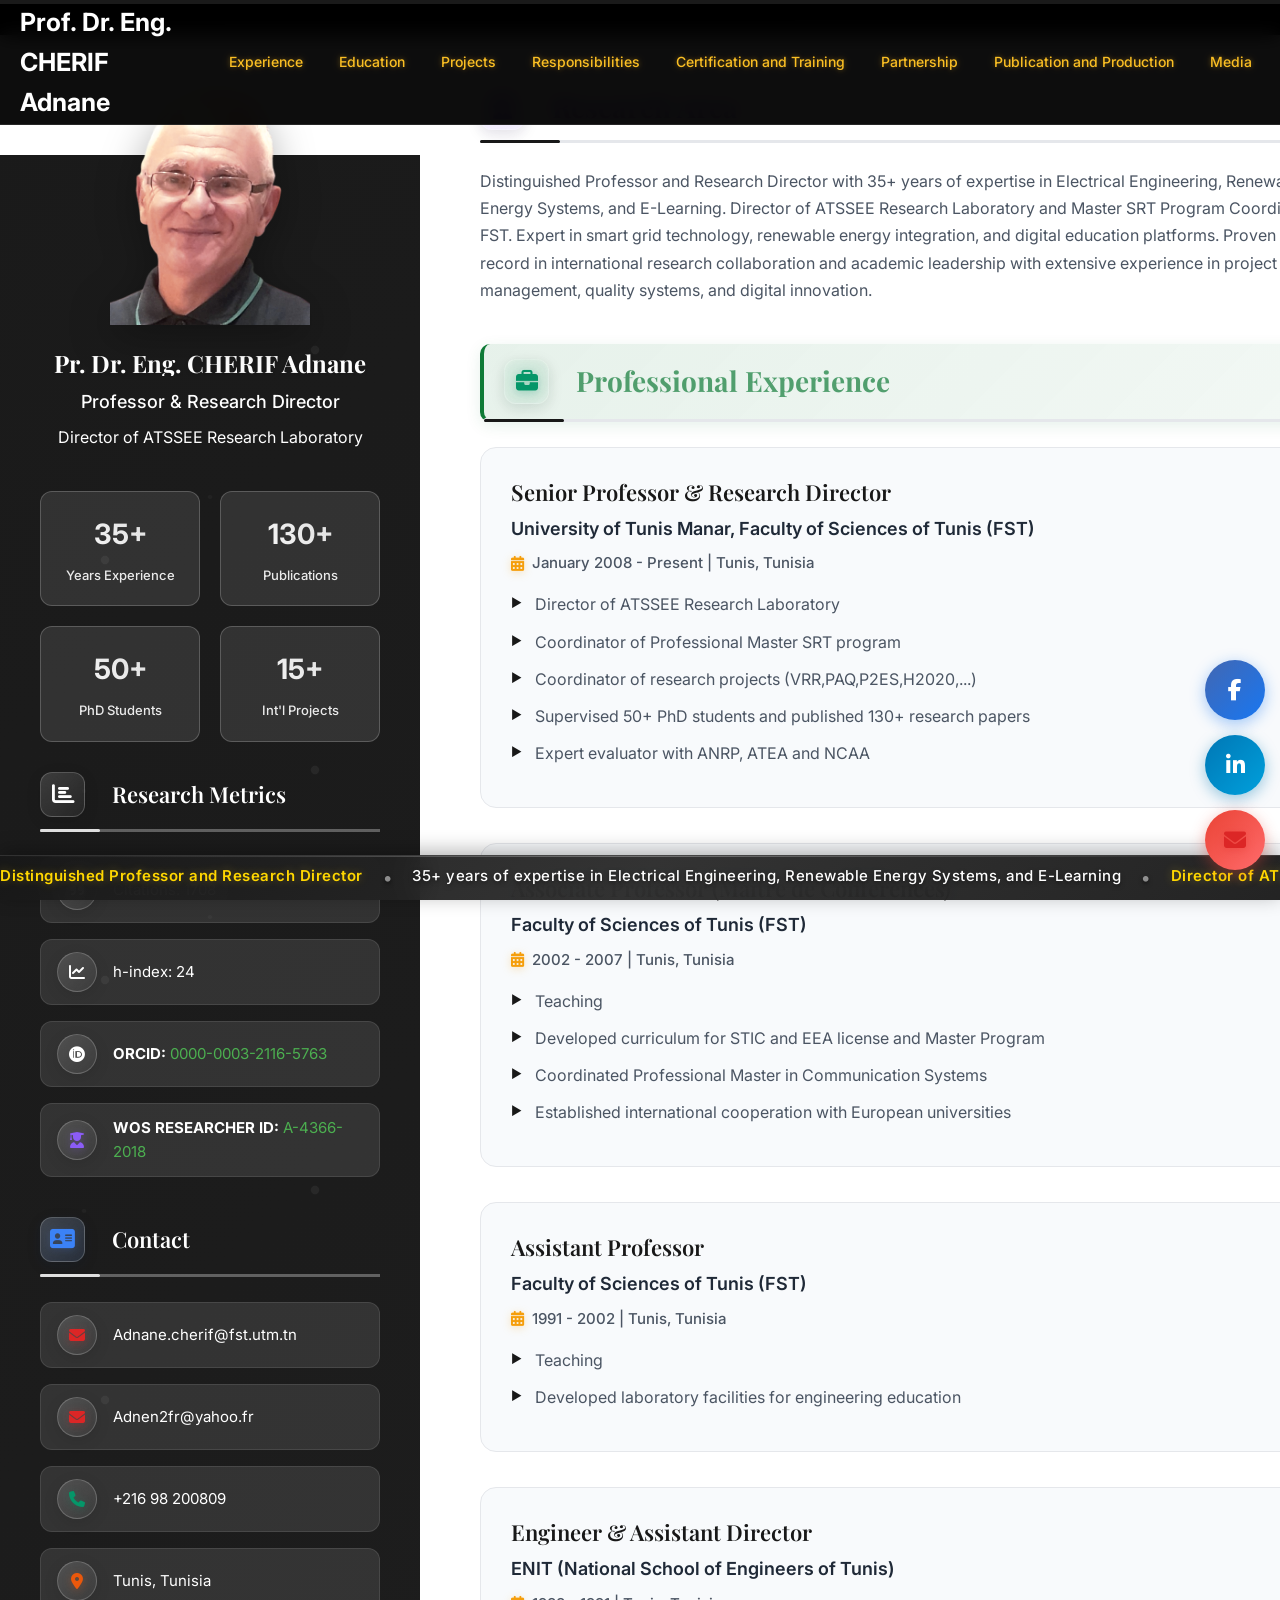
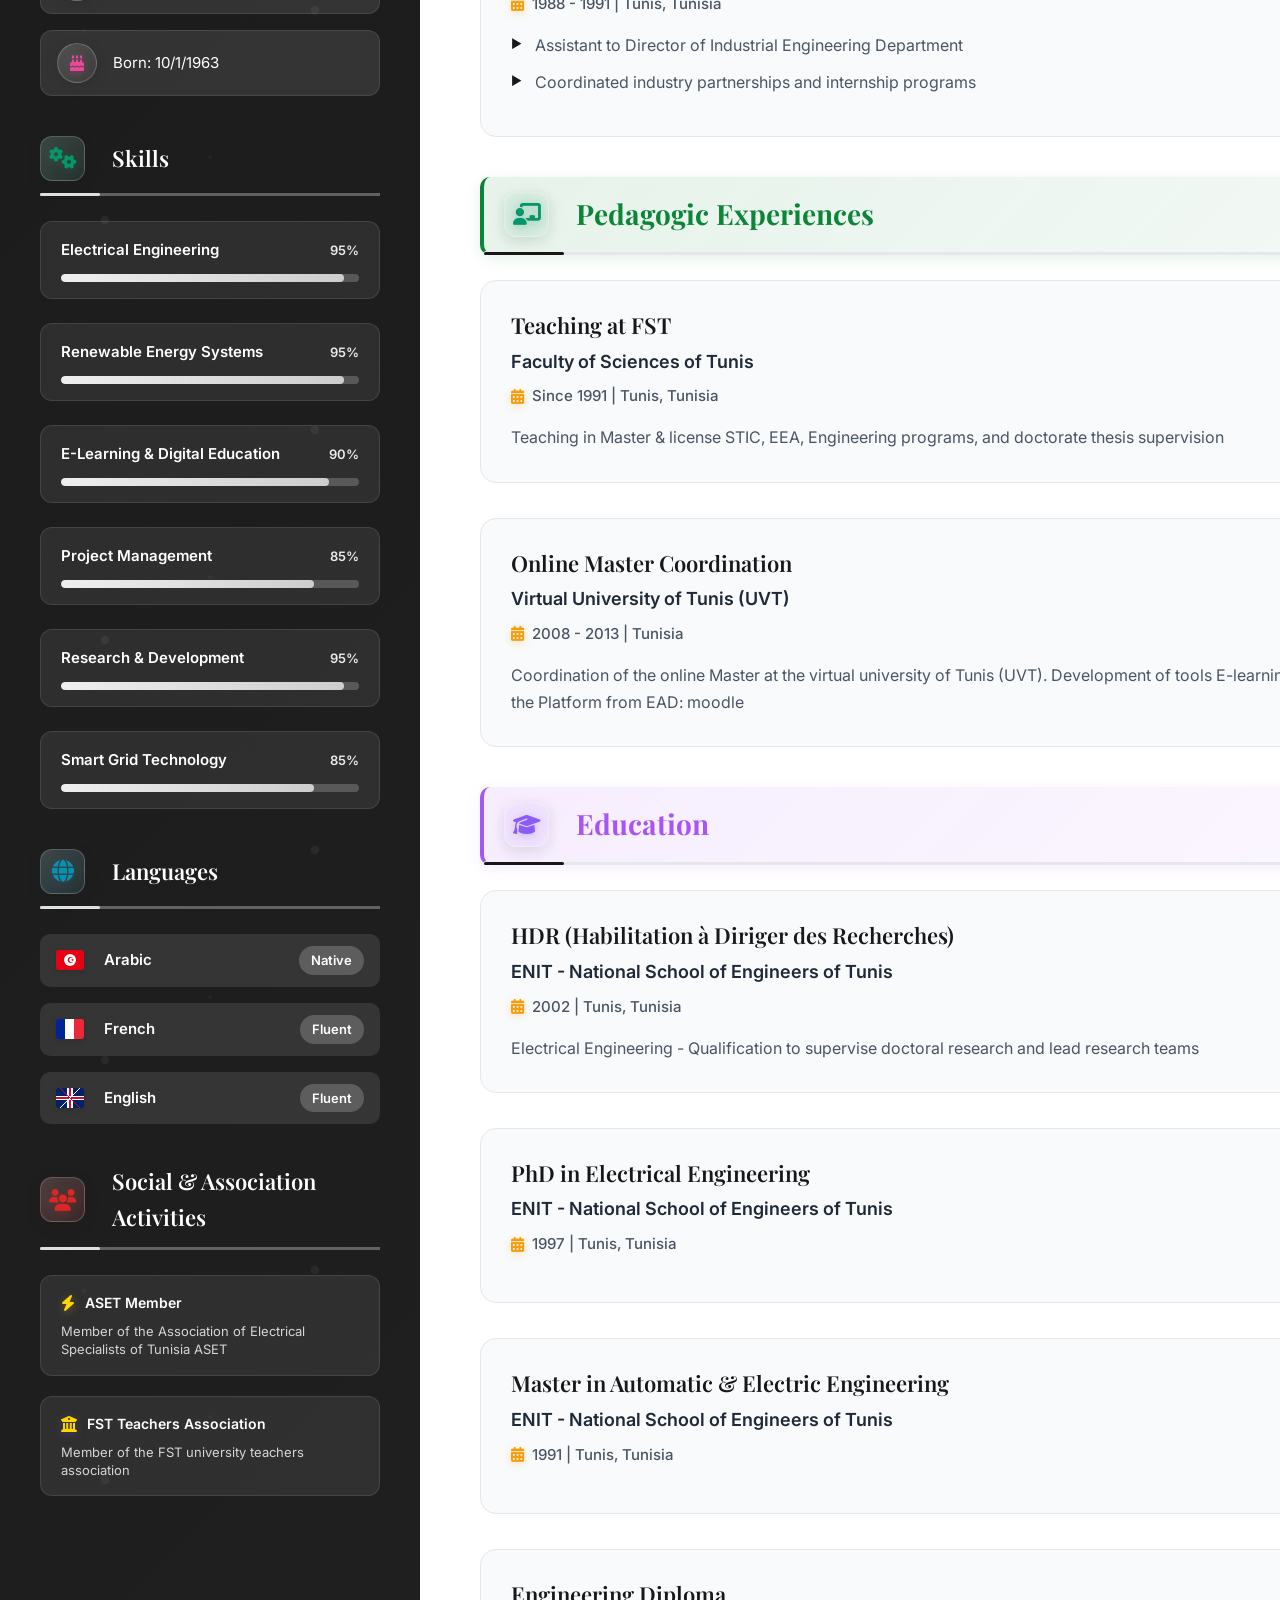
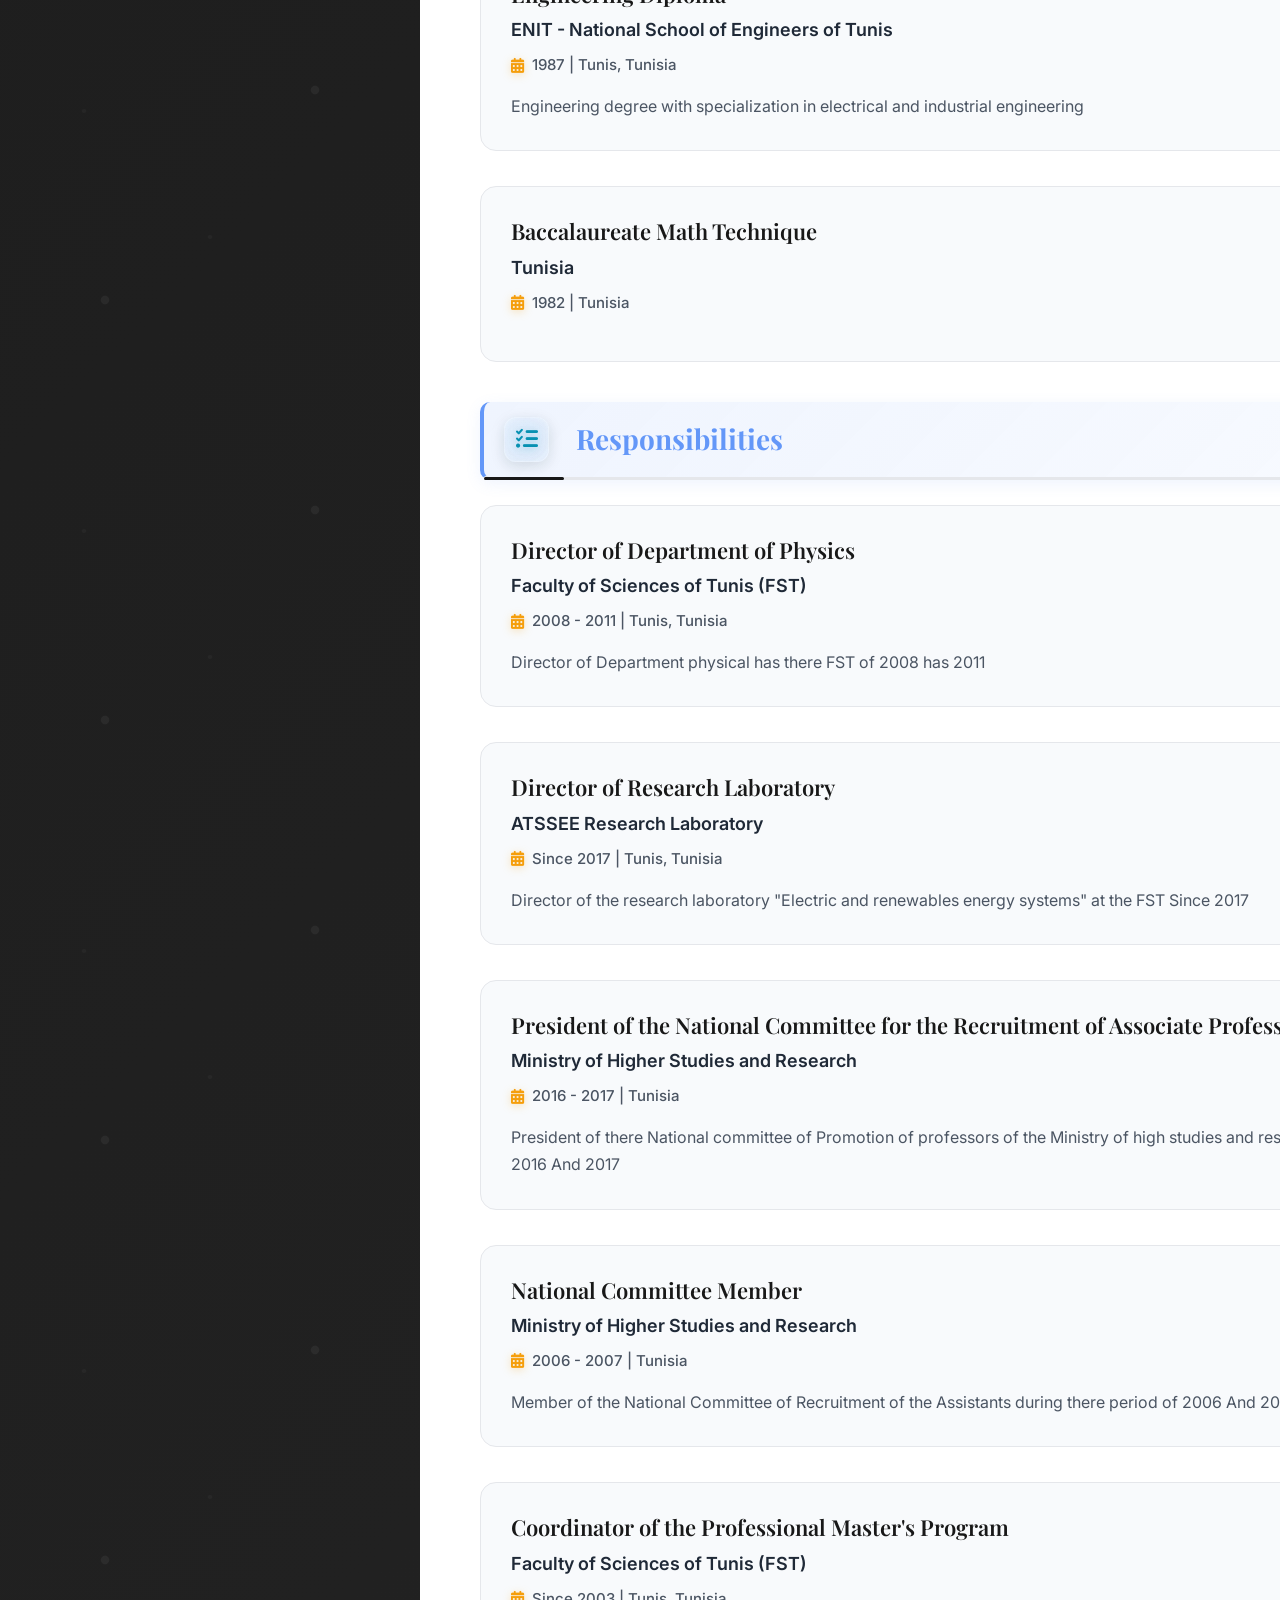
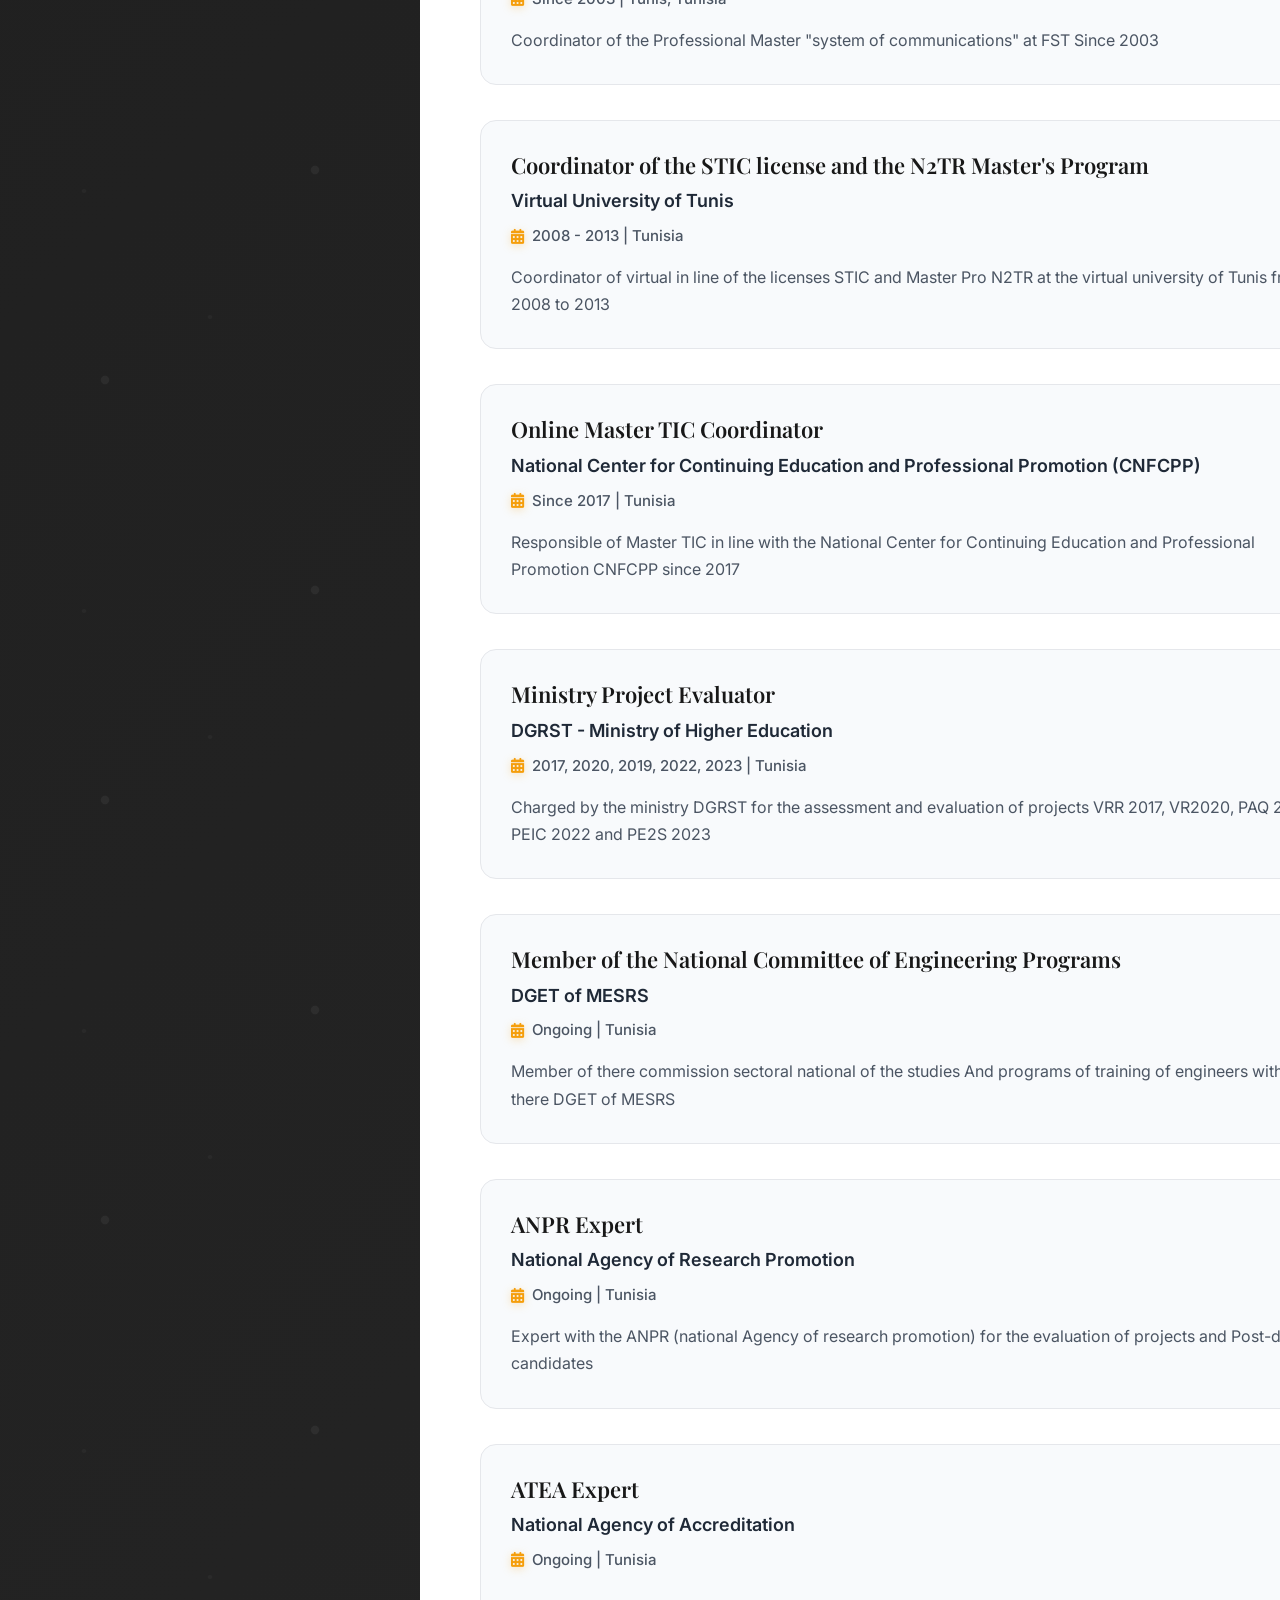
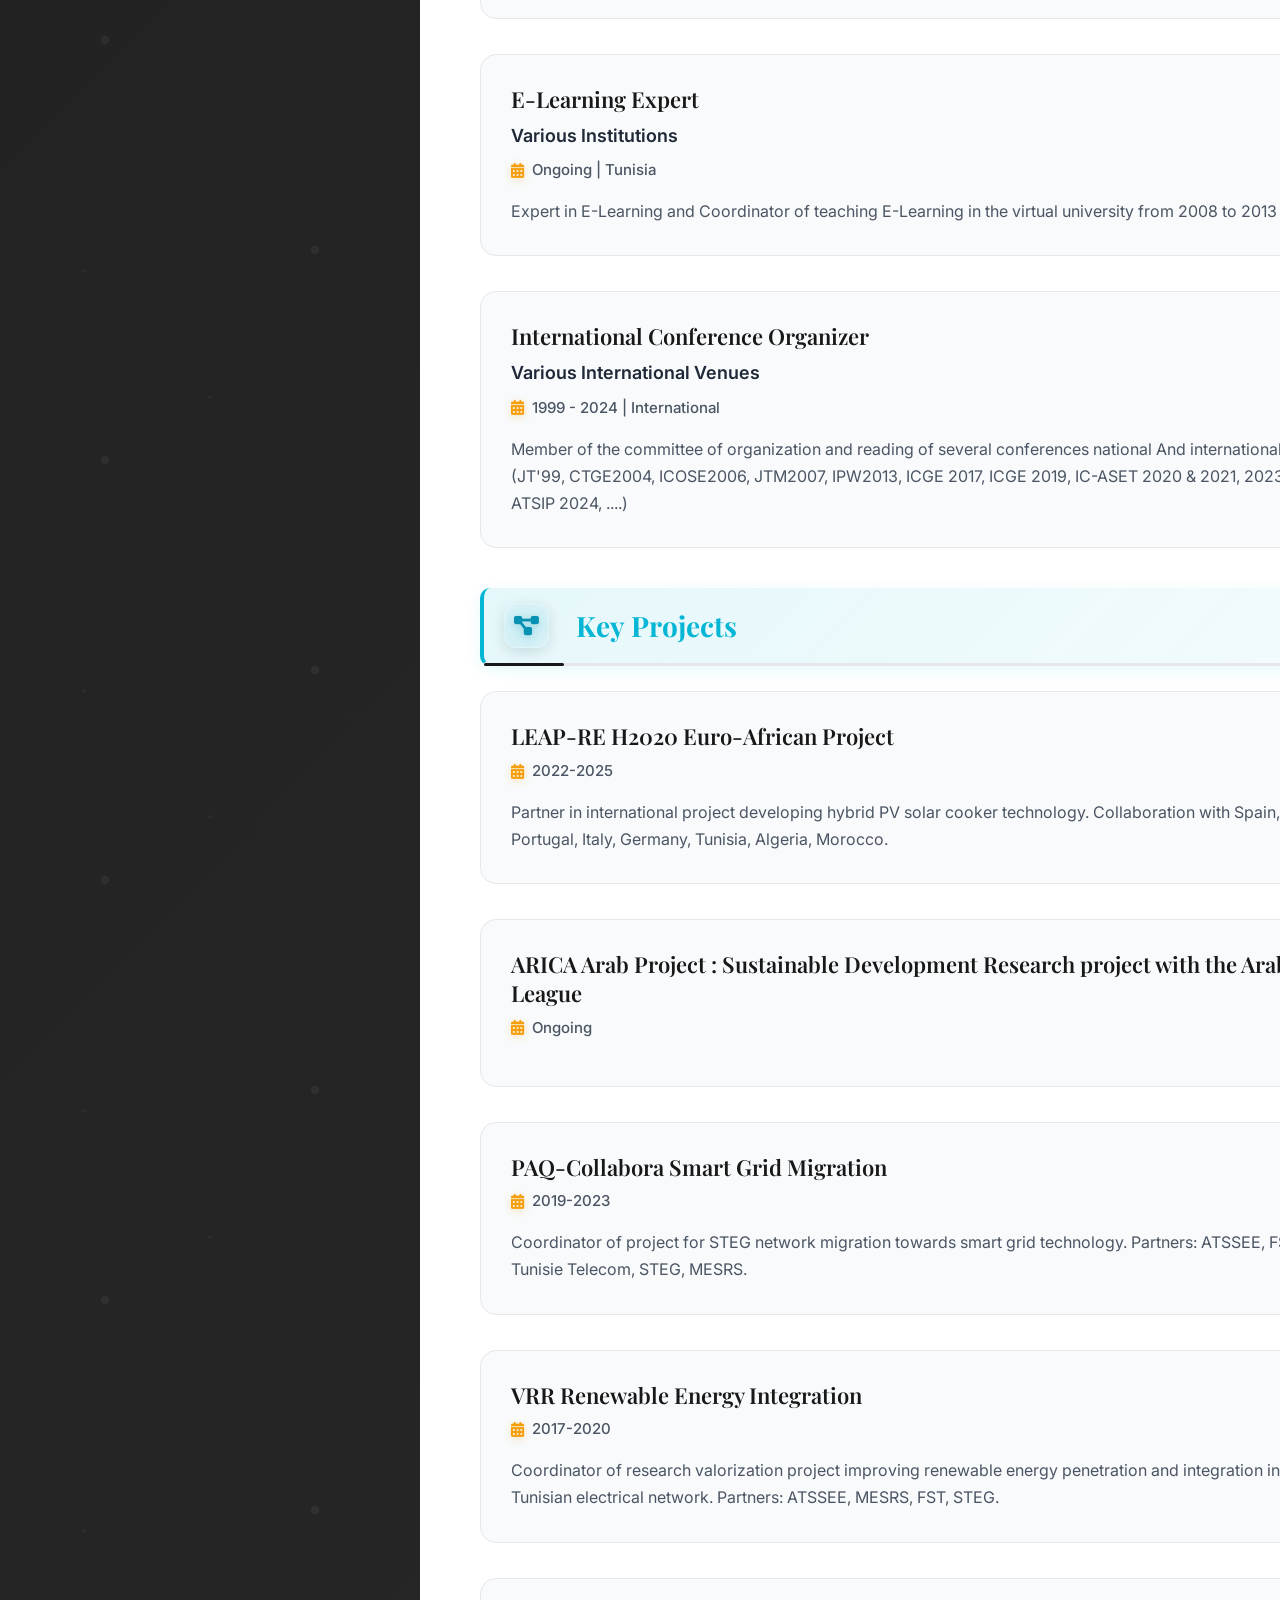
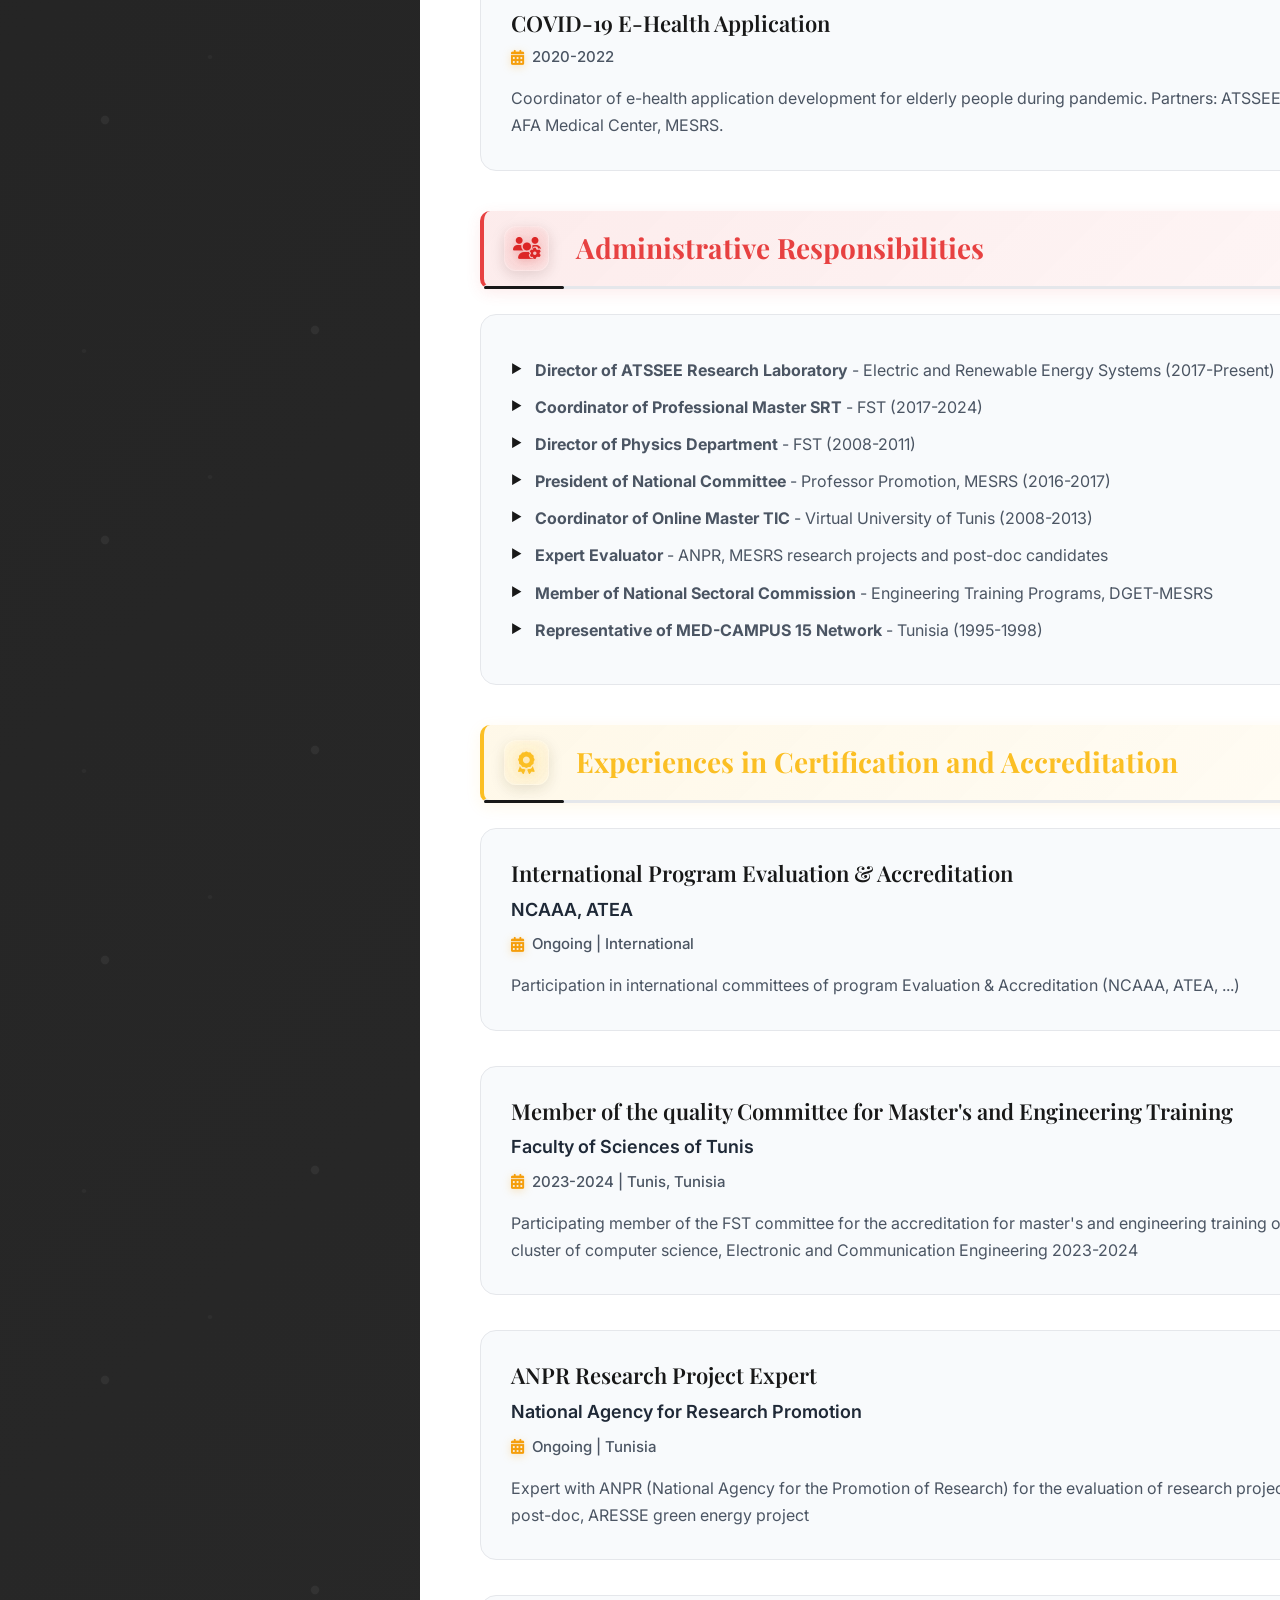
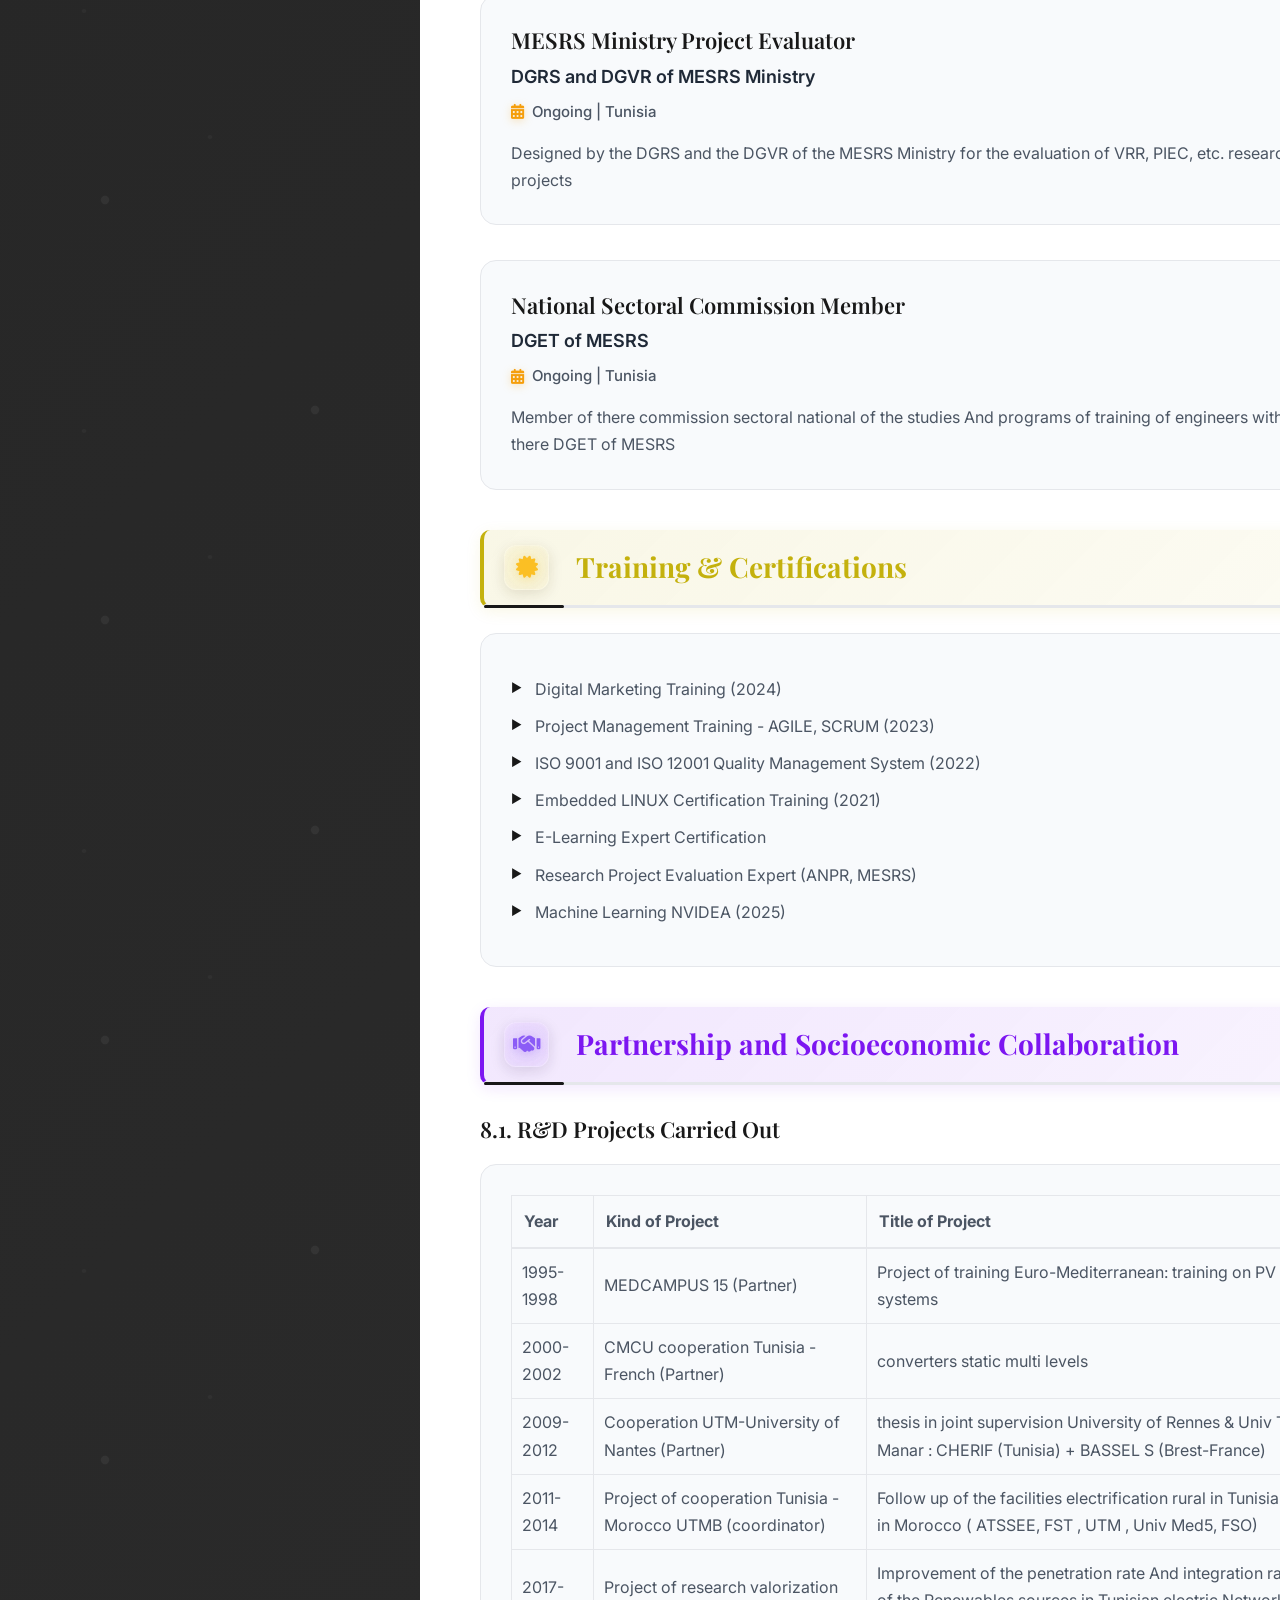
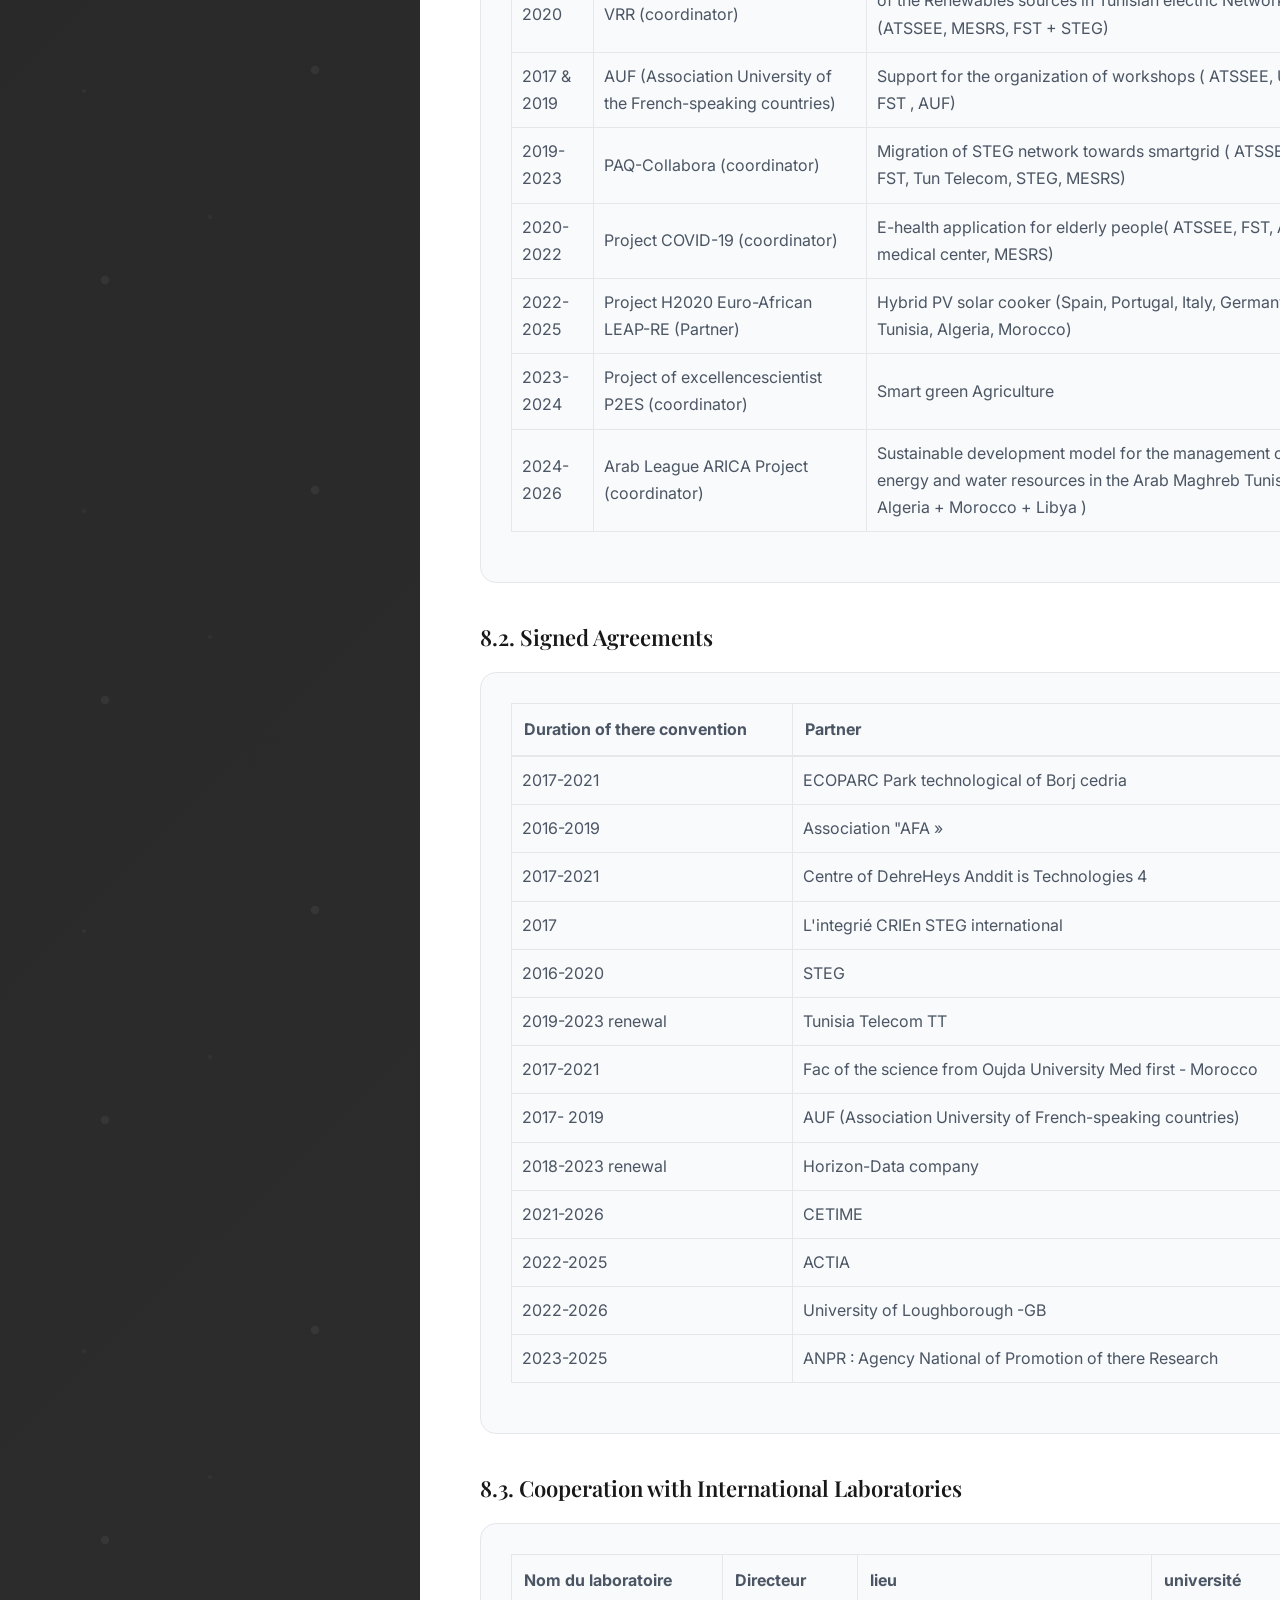
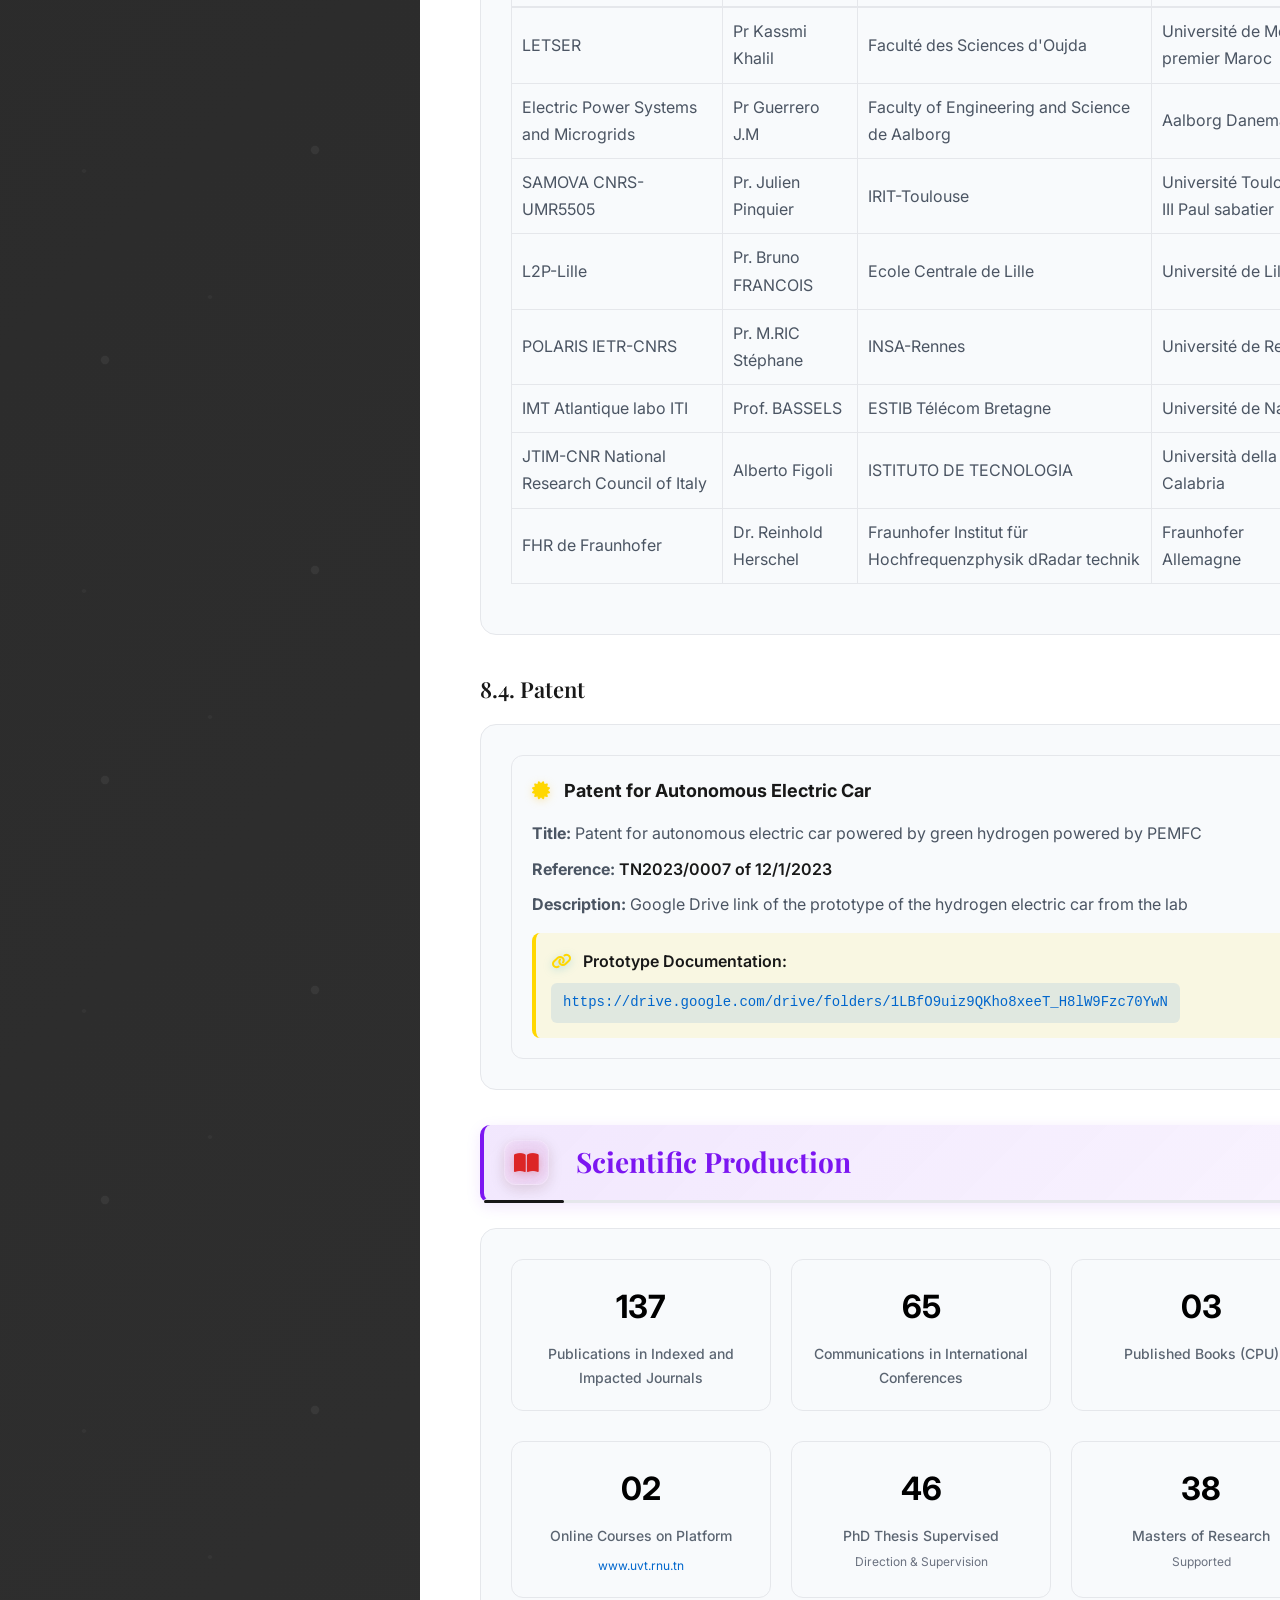
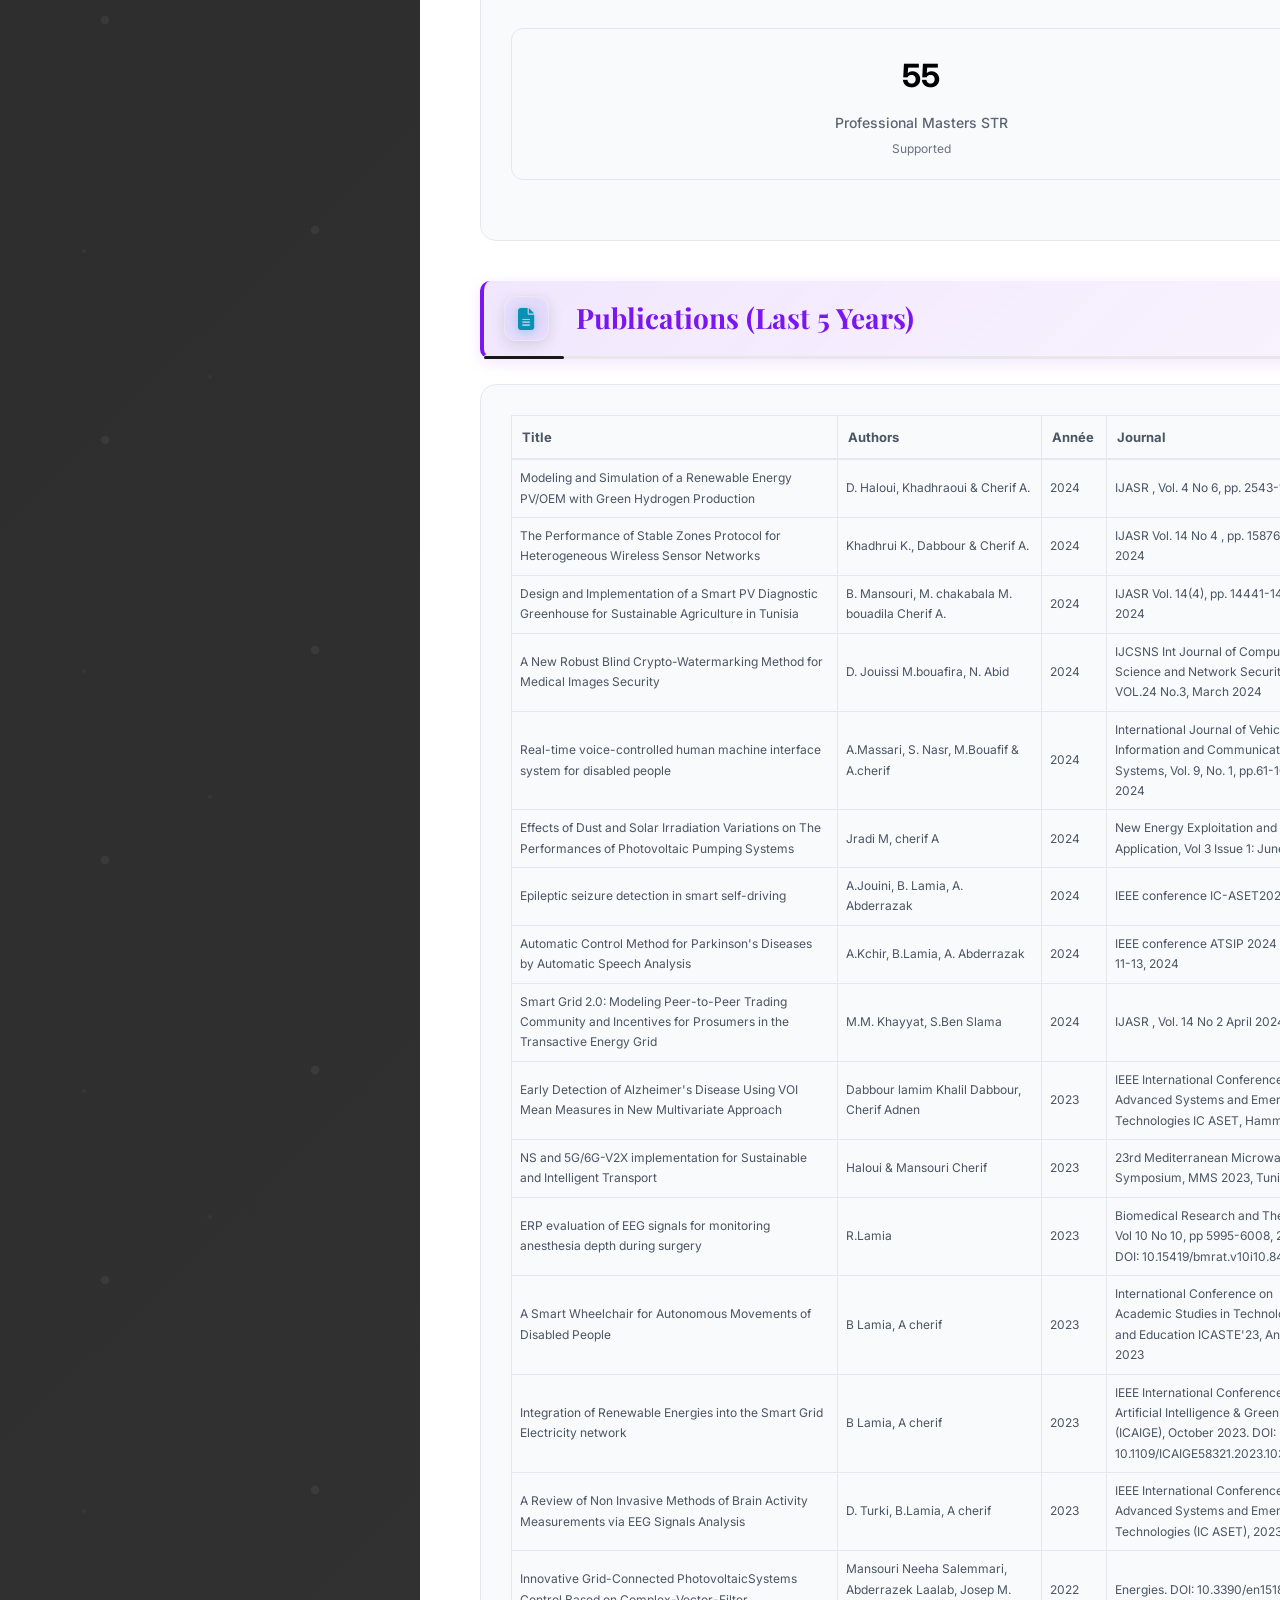
<file: professional-cv-example.html>
<!DOCTYPE html>
<html lang="en">
<head>
    <meta charset="UTF-8">
    <meta name="viewport" content="width=device-width, initial-scale=1.0">
    <title>Prof. Dr. Eng. CHERIF Adnane - Professional CV</title>
    <link href="https://fonts.googleapis.com/css2?family=Inter:wght@300;400;500;600;700;800&family=Playfair+Display:wght@400;500;600;700&display=swap" rel="stylesheet">
    <link rel="stylesheet" href="https://cdnjs.cloudflare.com/ajax/libs/font-awesome/6.4.0/css/all.min.css">
    <style>
        :root {
            --primary-color: rgb(24, 24, 24);
            --secondary-color: #2d5a3d;
            --accent-color: #1f2937;
            --text-primary: #1f2937;
            --text-secondary: #4b5563;
            --text-light: #6b7280;
            --bg-primary: #ffffff;
            --bg-secondary: #f8fafc;
            --bg-accent: #f9fafb;
            --border-color: #e5e7eb;
            --shadow-sm: 0 1px 2px 0 rgb(0 0 0 / 0.05);
            --shadow-md: 0 4px 6px -1px rgb(0 0 0 / 0.1), 0 2px 4px -2px rgb(0 0 0 / 0.1);
            --shadow-lg: 0 10px 15px -3px rgb(0 0 0 / 0.1), 0 4px 6px -4px rgb(0 0 0 / 0.1);
            --shadow-xl: 0 20px 25px -5px rgb(0 0 0 / 0.1), 0 8px 10px -6px rgb(0 0 0 / 0.1);
            --gradient-primary: linear-gradient(135deg, #166534 0%, #15803d 100%);
            --gradient-secondary: linear-gradient(135deg, #eab308 0%, #f59e0b 100%);
            --gradient-accent: linear-gradient(135deg, #4b5563 0%, #6b7280 100%);
        }

        * {
            margin: 0;
            padding: 0;
            box-sizing: border-box;
        }

        body {
            font-family: 'Inter', -apple-system, BlinkMacSystemFont, 'Segoe UI', Roboto, sans-serif;
            line-height: 1.6;
            color: var(--text-primary);
            background: linear-gradient(135deg, #000000 0%, #1a1a1a 50%, #2d2d2d 100%);
            margin: 0;
            padding: 0;
            min-height: 100vh;
            overflow-x: hidden;
        }

        .cv-wrapper {
            width: 100%;
            margin: 0;
            background: var(--bg-primary);
            border-radius: 0;
            box-shadow: none;
            overflow: hidden;
            position: relative;
        }



        .cv-container {
            display: grid;
            grid-template-columns: 420px 1fr;
            min-height: 100vh;
            position: relative;
        }

        .sidebar {
            background: linear-gradient(135deg, #1a1a1a 0%, #2d2d2d 50%, #404040 100%);
            color: white;
            padding: 50px 40px;
            position: relative;
            overflow: visible;
        }

        .profile-section::before {
            content: '';
            position: absolute;
            top: -50px;
            left: -40px;
            right: -40px;
            width: calc(100% + 80px);
            height: 120px;
            background: white;
            z-index: 1;
        }

        .sidebar::before {
            content: '';
            position: absolute;
            top: 0;
            left: 0;
            right: 0;
            bottom: 0;
            background: url('data:image/svg+xml,<svg xmlns="http://www.w3.org/2000/svg" viewBox="0 0 100 100"><defs><pattern id="grain" width="100" height="100" patternUnits="userSpaceOnUse"><circle cx="25" cy="25" r="1" fill="white" opacity="0.05"/><circle cx="75" cy="75" r="1" fill="white" opacity="0.05"/><circle cx="50" cy="10" r="0.5" fill="white" opacity="0.03"/><circle cx="20" cy="80" r="0.5" fill="white" opacity="0.03"/></pattern></defs><rect width="100" height="100" fill="url(%23grain)"/></svg>');
            pointer-events: none;
        }

        .sidebar-content {
            position: relative;
            z-index: 2;
        }

        .main-content {
            padding: 50px 60px;
            background: var(--bg-primary);
            position: relative;
        }

        .floating-shapes {
            position: absolute;
            top: 0;
            left: 0;
            right: 0;
            bottom: 0;
            pointer-events: none;
            overflow: hidden;
        }

        .shape {
            position: absolute;
            opacity: 0.03;
            animation: float 20s infinite linear;
        }

        .shape-1 {
            top: 10%;
            left: 10%;
            width: 100px;
            height: 100px;
            background: var(--primary-color);
            border-radius: 50%;
            animation-delay: 0s;
        }

        .shape-2 {
            top: 60%;
            right: 15%;
            width: 80px;
            height: 80px;
            background: var(--accent-color);
            transform: rotate(45deg);
            animation-delay: 5s;
        }

        .shape-3 {
            bottom: 20%;
            left: 20%;
            width: 60px;
            height: 60px;
            background: var(--secondary-color);
            border-radius: 30%;
            animation-delay: 10s;
        }

        @keyframes float {
            0%, 100% { transform: translateY(0px) rotate(0deg); }
            25% { transform: translateY(-20px) rotate(90deg); }
            50% { transform: translateY(-10px) rotate(180deg); }
            75% { transform: translateY(-30px) rotate(270deg); }
        }

        .profile-section {
            text-align: center;
            margin-bottom: 40px;
            position: relative;
        }

        .profile-img {
            width: 200px;
            height: 240px;
            margin: 0px auto 25px;
            background: transparent;
            padding: 0;
            overflow: visible;
            position: relative;
            transition: all 0.6s cubic-bezier(0.4, 0, 0.2, 1);
            box-shadow: none;
            z-index: 10;
            filter: drop-shadow(0 10px 20px rgba(0, 0, 0, 0.3));
        }

        /* Floating profile picture for scroll effect */
        .profile-img.floating {
            position: fixed !important;
            top: 15px;
            left: 15px;
            width: 80px !important;
            height: 80px !important;
            margin: 0 !important;
            padding: 0 !important;
            z-index: 1001;
            background: transparent !important;
            border-radius: 50% !important;
            overflow: hidden !important;
            box-shadow:
                0 0 0 3px rgba(255, 255, 255, 0.9),
                0 0 0 6px rgba(255, 255, 255, 0.3),
                0 0 20px rgba(255, 255, 255, 0.4),
                0 15px 35px rgba(0, 0, 0, 0.3) !important;
            transform: scale(1);
            animation: float-in 0.8s cubic-bezier(0.4, 0, 0.2, 1), gentle-float 3s ease-in-out infinite 1s;
            filter: drop-shadow(0 8px 25px rgba(0, 0, 0, 0.2));
        }

        @keyframes float-in {
            0% {
                opacity: 0;
                transform: scale(0.3) translateY(-30px) rotate(-10deg);
            }
            50% {
                opacity: 0.7;
                transform: scale(1.05) translateY(5px) rotate(2deg);
            }
            100% {
                opacity: 1;
                transform: scale(1) translateY(0) rotate(0deg);
            }
        }

        @keyframes gentle-float {
            0%, 100% {
                transform: translateY(0px) scale(1);
            }
            50% {
                transform: translateY(-3px) scale(1.02);
            }
        }

        .profile-img.floating::before {
            display: none;
        }

        @keyframes pulse-ring {
            0% {
                transform: scale(1);
                opacity: 0.8;
            }
            50% {
                transform: scale(1.05);
                opacity: 0.4;
            }
            100% {
                transform: scale(1);
                opacity: 0.8;
            }
        }

        .profile-img.floating:hover {
            transform: scale(1.15) !important;
            box-shadow:
                0 0 0 4px rgba(255, 255, 255, 1),
                0 0 0 8px rgba(255, 255, 255, 0.4),
                0 0 30px rgba(255, 255, 255, 0.6),
                0 20px 50px rgba(0, 0, 0, 0.4) !important;
            filter: drop-shadow(0 12px 35px rgba(0, 0, 0, 0.3)) brightness(1.1);
        }

        .profile-img.floating img,
        .profile-img.floating .profile-fallback {
            transition: all 0.6s cubic-bezier(0.4, 0, 0.2, 1);
        }

        /* Fixed Moving Text Banner */
        .moving-text-banner {
            position: fixed;
            bottom: 0;
            left: 0;
            width: 100%;
            height: 45px;
            background: linear-gradient(135deg,
                rgba(24, 24, 24, 0.95),
                rgba(40, 40, 40, 0.95),
                rgba(24, 24, 24, 0.95));
            backdrop-filter: blur(15px);
            border-top: 1px solid rgba(255, 255, 255, 0.1);
            z-index: 999;
            overflow: hidden;
            display: flex;
            align-items: center;
            box-shadow: 0 -4px 20px rgba(0, 0, 0, 0.3);
        }

        .moving-text-banner::before {
            content: '';
            position: absolute;
            top: 0;
            left: 0;
            right: 0;
            height: 1px;
            background: linear-gradient(90deg,
                transparent,
                rgba(255, 255, 255, 0.3),
                transparent);
            animation: shimmer-line 3s infinite;
        }

        @keyframes shimmer-line {
            0% { transform: translateX(-100%); }
            100% { transform: translateX(100%); }
        }

        .moving-text-content {
            white-space: nowrap;
            animation: scroll-text 60s linear infinite;
            font-size: 15px;
            font-weight: 500;
            color: #ffffff;
            text-shadow: 0 2px 4px rgba(0, 0, 0, 0.5);
            letter-spacing: 0.5px;
            font-family: 'Inter', sans-serif;
            display: flex;
        }

        @keyframes scroll-text {
            0% {
                transform: translateX(0);
            }
            100% {
                transform: translateX(-50%);
            }
        }

        .moving-text-content .highlight {
            color: #ffd700;
            font-weight: 600;
            text-shadow: 0 0 10px rgba(255, 215, 0, 0.3);
        }

        .moving-text-content .separator {
            margin: 0 20px;
            color: rgba(255, 255, 255, 0.5);
            font-size: 18px;
        }

        /* Pause animation on hover */
        .moving-text-banner:hover .moving-text-content {
            animation-play-state: paused;
        }

        /* Responsive adjustments */
        @media (max-width: 768px) {
            .moving-text-banner {
                height: 40px;
            }

            .moving-text-content {
                font-size: 13px;
            }
        }

        /* Hide on print */
        @media print {
            .moving-text-banner {
                display: none;
            }
        }

        .profile-img:hover {
            transform: scale(1.05) translateY(-8px);
            box-shadow: none;
            filter: drop-shadow(0 15px 30px rgba(0, 0, 0, 0.4));
        }

        .profile-img img {
            width: 100%;
            height: 100%;
            object-fit: cover;
            object-position: center top;
            border-radius: 0;
            transition: all 0.4s cubic-bezier(0.4, 0, 0.2, 1);
            filter: brightness(1.3) contrast(1.15) saturate(0.5) hue-rotate(-20deg);
            background: transparent;
            display: block;
            position: relative;
            z-index: 11;
        }

        .profile-img:hover img {
            filter: brightness(1.7) contrast(1.3) saturate(0.1) hue-rotate(-40deg);
            transform: scale(1.02);
        }

        /* PDF compatibility fixes */
        .profile-img {
            -webkit-print-color-adjust: exact;
            print-color-adjust: exact;
        }

        /* Fallback for missing image */
        .profile-img:empty::after,
        .profile-img img[style*="display: none"] + ::after {
            content: 'PC';
            position: absolute;
            top: 50%;
            left: 50%;
            transform: translate(-50%, -50%);
            font-size: 48px;
            font-weight: bold;
            color: #666;
            background: linear-gradient(135deg, #e8e8e8, #f5f5f5);
            width: 120px;
            height: 120px;
            border-radius: 50%;
            display: flex;
            align-items: center;
            justify-content: center;
            z-index: 1;
        }

        /* Reliable fallback element for PDF */
        .profile-fallback {
            position: absolute;
            top: 50%;
            left: 50%;
            transform: translate(-50%, -50%);
            font-size: 48px;
            font-weight: 700;
            color: #4a5568;
            font-family: 'Playfair Display', serif;
            z-index: 1;
            display: flex;
            align-items: center;
            justify-content: center;
            width: 100%;
            height: 100%;
            background: linear-gradient(135deg, #f7fafc, #edf2f7);
            border-radius: 50%;
            opacity: 0;
            transition: opacity 0.3s ease;
            -webkit-print-color-adjust: exact;
            print-color-adjust: exact;
        }

        /* Show fallback when image is hidden or missing */
        .profile-img img[style*="display: none"] ~ .profile-fallback,
        .profile-img:not(:has(img)) .profile-fallback {
            opacity: 1;
        }

        /* For PDF conversion - always show fallback behind image */
        @media print {
            .profile-fallback {
                opacity: 1;
                z-index: 0;
            }
            .profile-img img {
                z-index: 1;
                position: relative;
            }
        }

        .profile-img::before {
            display: none;
        }

        .profile-img::after {
            display: none;
        }



        @keyframes shimmer {
            0%, 100% {
                opacity: 0.3;
                transform: rotate(0deg) scale(1);
            }
            50% {
                opacity: 0.8;
                transform: rotate(180deg) scale(1.02);
            }
        }

        @keyframes rotate {
            from { transform: rotate(0deg); }
            to { transform: rotate(360deg); }
        }

        .name {
            font-family: 'Playfair Display', serif;
            font-size: 24px;
            font-weight: 700;
            margin-bottom: 12px;
            text-align: center;
            color: white;
            text-shadow: 0 2px 4px rgba(0, 0, 0, 0.1);
            line-height: 1.1;
            white-space: nowrap !important;
            overflow: hidden;
            text-overflow: ellipsis;
            width: 100%;
            max-width: 100%;
            padding: 0 5px;
            box-sizing: border-box;
        }

        .title {
            font-size: 18px;
            text-align: center;
            margin-bottom: 8px;
            color: white;
            font-weight: 500;
        }

        .subtitle {
            font-size: 16px;
            text-align: center;
            margin-bottom: 30px;
            color: white;
            font-weight: 400;
        }

        .section {
            margin-bottom: 40px;
            animation: fadeInUp 0.6s ease-out;
        }

        @keyframes fadeInUp {
            from {
                opacity: 0;
                transform: translateY(30px);
            }
            to {
                opacity: 1;
                transform: translateY(0);
            }
        }

        .section-title {
            font-family: 'Playfair Display', serif;
            font-size: 22px;
            font-weight: 600;
            margin-bottom: 25px;
            padding-bottom: 12px;
            border-bottom: 3px solid rgba(255, 255, 255, 0.3);
            color: white;
            position: relative;
            display: flex;
            align-items: center;
            gap: 12px;
        }

        .section-title i {
            font-size: 22px;
            margin-right: 15px;
            padding: 12px;
            border-radius: 12px;
            background: linear-gradient(135deg, rgba(255, 255, 255, 0.15), rgba(255, 255, 255, 0.05));
            backdrop-filter: blur(10px);
            border: 1px solid rgba(255, 255, 255, 0.2);
            box-shadow: 0 4px 15px rgba(0, 0, 0, 0.1);
            transition: all 0.4s cubic-bezier(0.4, 0, 0.2, 1);
            display: inline-flex;
            align-items: center;
            justify-content: center;
            width: 45px;
            height: 45px;
            opacity: 1;
        }

        .section-title i:hover {
            transform: translateY(-3px) scale(1.1);
            box-shadow: 0 8px 25px rgba(0, 0, 0, 0.2);
            background: linear-gradient(135deg, rgba(255, 255, 255, 0.25), rgba(255, 255, 255, 0.1));
        }

        .section-title::after {
            content: '';
            position: absolute;
            bottom: -3px;
            left: 0;
            width: 60px;
            height: 3px;
            background: rgba(255, 255, 255, 0.8);
            border-radius: 2px;
        }

        .main-content .section-title {
            color: #1e40af;
            border-bottom-color: var(--border-color);
            font-size: 28px;
            margin-bottom: 30px;
            font-weight: 700;
        }

        .main-content .section-title::after {
            background: var(--primary-color);
            width: 80px;
        }

        /* Individual section title colors to match their icon themes */
        .main-content .section:nth-child(2) .section-title { color: #8b44ce; } /* Research Area - Purple to match icon */
        .main-content .section:nth-child(3) .section-title { color: #0e7a36b2; } /* Professional Experience - Green to match icon */
        .main-content .section:nth-child(4) .section-title { color: #0c8538; } /* Pedagogic Experiences - Green */
        .main-content .section:nth-child(5) .section-title { color: #a855f7; } /* Education - Purple */
        .main-content .section:nth-child(6) .section-title { color: #6397f8; } /* Responsibilities - Red */
        .main-content .section:nth-child(7) .section-title { color: #06b6d4; } /* Key Projects - Cyan */
        .main-content .section:nth-child(8) .section-title { color: #e74141; } /* Administrative - Indigo */
        .main-content .section:nth-child(9) .section-title { color: #fbbf24; } /* Awards - Gold */
        .main-content .section:nth-child(10) .section-title { color: #c4b10d; } /* Certifications - Emerald */
        .main-content .section:nth-child(11) .section-title { color: #7c16f1; } /* Partnership - Pink */
        .main-content .section:nth-child(12) .section-title { color: #ef4444; } /* Scientific Production - Red */
        .main-content .section:nth-child(13) .section-title { color: #2e6be4; } /* Publications - Gray */
        .main-content .section:nth-child(14) .section-title { color: #ef4444; } /* Media - Red */
        .main-content .section:nth-child(15) .section-title { color: #f59e0b; } /* Annexes - Gold */

        /* Add background styling to all section titles */
        .main-content .section-title {
            border-radius: 10px !important;
            padding: 15px 20px !important;
            margin-bottom: 25px !important;
            backdrop-filter: blur(10px) !important;
            width: 100% !important;
            max-width: 100% !important;
        }

        /* Remove background styling from Research Area */
        .main-content .section:nth-child(2) .section-title {
            background: none !important;
            border-radius: 0 !important;
            border-left: none !important;
            padding: 0 0 10px 0 !important;
            backdrop-filter: none !important;
            box-shadow: none !important;
        }

        /* Individual section title backgrounds matching their colors */
        .main-content .section:nth-child(3) .section-title {
            background: linear-gradient(135deg, rgba(14, 122, 54, 0.1), rgba(14, 122, 54, 0.05)) !important;
            border-left: 4px solid #0e7a36 !important;
            box-shadow: 0 4px 15px rgba(14, 122, 54, 0.1) !important;
        } /* Professional Experience - Green */

        .main-content .section:nth-child(4) .section-title {
            background: linear-gradient(135deg, rgba(12, 133, 56, 0.1), rgba(12, 133, 56, 0.05)) !important;
            border-left: 4px solid #0c8538 !important;
            box-shadow: 0 4px 15px rgba(12, 133, 56, 0.1) !important;
        } /* Achievements - Green */

        .main-content .section:nth-child(5) .section-title {
            background: linear-gradient(135deg, rgba(12, 133, 56, 0.1), rgba(12, 133, 56, 0.05)) !important;
            border-left: 4px solid #0c8538 !important;
            box-shadow: 0 4px 15px rgba(12, 133, 56, 0.1) !important;
        } /* Pedagogic Experiences - Green */

        .main-content .section:nth-child(5) .section-title {
            background: linear-gradient(135deg, rgba(168, 85, 247, 0.1), rgba(168, 85, 247, 0.05)) !important;
            border-left: 4px solid #a855f7 !important;
            box-shadow: 0 4px 15px rgba(168, 85, 247, 0.1) !important;
        } /* Education - Purple */

        .main-content .section:nth-child(6) .section-title {
            background: linear-gradient(135deg, rgba(99, 151, 248, 0.1), rgba(99, 151, 248, 0.05)) !important;
            border-left: 4px solid #6397f8 !important;
            box-shadow: 0 4px 15px rgba(99, 151, 248, 0.1) !important;
        } /* Responsibilities - Blue */

        .main-content .section:nth-child(7) .section-title {
            background: linear-gradient(135deg, rgba(6, 182, 212, 0.1), rgba(6, 182, 212, 0.05)) !important;
            border-left: 4px solid #06b6d4 !important;
            box-shadow: 0 4px 15px rgba(6, 182, 212, 0.1) !important;
        } /* Key Projects - Cyan */

        .main-content .section:nth-child(8) .section-title {
            background: linear-gradient(135deg, rgba(231, 65, 65, 0.1), rgba(231, 65, 65, 0.05)) !important;
            border-left: 4px solid #e74141 !important;
            box-shadow: 0 4px 15px rgba(231, 65, 65, 0.1) !important;
        } /* Administrative - Red */

        .main-content .section:nth-child(9) .section-title {
            background: linear-gradient(135deg, rgba(251, 191, 36, 0.1), rgba(251, 191, 36, 0.05)) !important;
            border-left: 4px solid #fbbf24 !important;
            box-shadow: 0 4px 15px rgba(251, 191, 36, 0.1) !important;
        } /* Awards - Gold */

        .main-content .section:nth-child(10) .section-title {
            background: linear-gradient(135deg, rgba(196, 177, 13, 0.1), rgba(196, 177, 13, 0.05)) !important;
            border-left: 4px solid #c4b10d !important;
            box-shadow: 0 4px 15px rgba(196, 177, 13, 0.1) !important;
        } /* Certifications - Emerald */

        .main-content .section:nth-child(11) .section-title {
            background: linear-gradient(135deg, rgba(124, 22, 241, 0.1), rgba(124, 22, 241, 0.05)) !important;
            border-left: 4px solid #7c16f1 !important;
            box-shadow: 0 4px 15px rgba(124, 22, 241, 0.1) !important;
        } /* Partnership - Purple */

        .main-content .section:nth-child(12) .section-title {
            background: linear-gradient(135deg, rgba(239, 68, 68, 0.1), rgba(239, 68, 68, 0.05)) !important;
            border-left: 4px solid #ef4444 !important;
            box-shadow: 0 4px 15px rgba(239, 68, 68, 0.1) !important;
        } /* Scientific Production - Red */

        .main-content .section:nth-child(13) .section-title {
            background: linear-gradient(135deg, rgba(46, 107, 228, 0.1), rgba(46, 107, 228, 0.05)) !important;
            border-left: 4px solid #2e6be4 !important;
            box-shadow: 0 4px 15px rgba(46, 107, 228, 0.1) !important;
        } /* Publications - Blue */

        .main-content .section:nth-child(14) .section-title {
            background: linear-gradient(135deg, rgba(239, 68, 68, 0.1), rgba(239, 68, 68, 0.05)) !important;
            border-left: 4px solid #ef4444 !important;
            box-shadow: 0 4px 15px rgba(239, 68, 68, 0.1) !important;
        } /* Media - Red */

        .main-content .section:nth-child(15) .section-title {
            background: linear-gradient(135deg, rgba(245, 158, 11, 0.1), rgba(245, 158, 11, 0.05)) !important;
            border-left: 4px solid #f59e0b !important;
            box-shadow: 0 4px 15px rgba(245, 158, 11, 0.1) !important;
        } /* Annexes - Orange */

        /* Force main stats grid numbers to be white */
        .hero .stats-grid .stat-number {
            color: #ffffff !important;
            text-shadow: none !important;
            -webkit-text-fill-color: #ffffff !important;
            background: none !important;
        }

        /* Keep Scientific Production section numbers black */
        .section .stats-grid .stat-number {
            color: #000000 !important;
            text-shadow: none !important;
            -webkit-text-fill-color: #000000 !important;
            background: none !important;
        }

        .contact-item {
            display: flex;
            align-items: center;
            margin-bottom: 16px;
            font-size: 15px;
            padding: 12px 16px;
            background: rgba(255, 255, 255, 0.1);
            border-radius: 12px;
            transition: all 0.3s ease;
            cursor: pointer;
            border: 1px solid rgba(255, 255, 255, 0.1);
        }

        .contact-item:hover {
            background: rgba(255, 255, 255, 0.2);
            transform: translateX(8px);
            border-color: rgba(255, 255, 255, 0.3);
        }

        .contact-link {
            text-decoration: none;
            color: inherit;
            display: flex;
            align-items: center;
            margin-bottom: 16px;
            font-size: 15px;
            padding: 12px 16px;
            background: rgba(255, 255, 255, 0.1);
            border-radius: 12px;
            transition: all 0.3s ease;
            cursor: pointer;
            border: 1px solid rgba(255, 255, 255, 0.1);
        }

        .contact-link:hover {
            background: rgba(255, 255, 255, 0.2);
            transform: translateX(8px);
            border-color: rgba(255, 255, 255, 0.3);
            color: inherit;
            text-decoration: none;
        }

        .contact-icon {
            width: 40px;
            height: 40px;
            margin-right: 16px;
            text-align: center;
            font-size: 16px;
            display: flex;
            align-items: center;
            justify-content: center;
            background: linear-gradient(135deg, rgba(255, 255, 255, 0.15), rgba(255, 255, 255, 0.05));
            backdrop-filter: blur(10px);
            border: 1px solid rgba(255, 255, 255, 0.2);
            box-shadow: 0 4px 15px rgba(0, 0, 0, 0.1);
            border-radius: 50%;
            flex-shrink: 0;
            transition: all 0.4s cubic-bezier(0.4, 0, 0.2, 1);
        }

        .contact-icon:hover {
            transform: translateY(-3px) scale(1.15);
            box-shadow: 0 8px 25px rgba(0, 0, 0, 0.2);
            background: linear-gradient(135deg, rgba(255, 255, 255, 0.25), rgba(255, 255, 255, 0.1));
        }

        .skill-item {
            margin-bottom: 24px;
            padding: 16px 20px;
            background: rgba(255, 255, 255, 0.08);
            border-radius: 12px;
            transition: all 0.3s ease;
            border: 1px solid rgba(255, 255, 255, 0.1);
        }

        .skill-item:hover {
            background: rgba(255, 255, 255, 0.15);
            transform: translateY(-2px);
        }

        .skill-header {
            display: flex;
            justify-content: space-between;
            align-items: center;
            margin-bottom: 12px;
        }

        .skill-name {
            font-weight: 600;
            font-size: 15px;
        }

        .skill-percentage {
            font-size: 13px;
            font-weight: 600;
            opacity: 0.9;
        }

        .skill-bar {
            height: 8px;
            background: rgba(255, 255, 255, 0.2);
            border-radius: 6px;
            overflow: hidden;
            position: relative;
        }

        .skill-progress {
            height: 100%;
            background: linear-gradient(90deg, rgba(255, 255, 255, 0.9), rgba(255, 255, 255, 0.7));
            border-radius: 6px;
            transition: width 2s ease-in-out;
            position: relative;
            overflow: hidden;
        }

        .skill-progress::after {
            content: '';
            position: absolute;
            top: 0;
            left: -100%;
            width: 100%;
            height: 100%;
            background: linear-gradient(90deg, transparent, rgba(255, 255, 255, 0.4), transparent);
            animation: shimmer 2s infinite;
        }

        @keyframes shimmer {
            0% { left: -100%; }
            100% { left: 100%; }
        }

        .experience-item, .education-item {
            margin-bottom: 35px;
            padding: 30px;
            background: var(--bg-secondary);
            border-radius: 16px;
            border: 1px solid var(--border-color);
            transition: all 0.3s ease;
            position: relative;
            overflow: hidden;
        }



        .experience-item:hover, .education-item:hover {
            transform: translateY(-4px);
            box-shadow: var(--shadow-lg);
            border-color: var(--primary-color);
        }

        .experience-item:last-child, .education-item:last-child {
            margin-bottom: 0;
        }

        .job-title {
            font-family: 'Playfair Display', serif;
            font-size: 22px;
            font-weight: 600;
            color: var(--primary-color);
            margin-bottom: 8px;
            line-height: 1.3;
        }

        .company {
            font-size: 18px;
            color: var(--accent-color);
            font-weight: 600;
            margin-bottom: 8px;
        }

        .date-location {
            font-size: 15px;
            color: var(--text-secondary);
            margin-bottom: 16px;
            font-weight: 500;
            display: flex;
            align-items: center;
            gap: 8px;
        }

        .date-location i {
            color: var(--primary-color);
        }

        .description {
            font-size: 16px;
            line-height: 1.7;
            color: var(--text-secondary);
        }

        .description ul {
            margin-left: 0;
            margin-top: 12px;
            list-style: none;
        }

        .description li {
            margin-bottom: 10px;
            padding-left: 24px;
            position: relative;
        }

        .description li::before {
            content: '▶';
            position: absolute;
            left: 0;
            color: var(--primary-color);
            font-size: 12px;
            top: 2px;
        }

        .language-item {
            display: flex;
            justify-content: space-between;
            align-items: center;
            margin-bottom: 16px;
            font-size: 15px;
            padding: 12px 16px;
            background: rgba(255, 255, 255, 0.1);
            border-radius: 10px;
            transition: all 0.3s ease;
        }

        .language-item:hover {
            background: rgba(255, 255, 255, 0.2);
            transform: translateX(4px);
        }

        .language-name {
            font-weight: 600;
            display: flex;
            align-items: center;
            gap: 8px;
        }

        .language-level {
            font-weight: 600;
            font-size: 13px;
            padding: 4px 12px;
            background: rgba(255, 255, 255, 0.2);
            border-radius: 20px;
        }

        .stats-grid {
            display: grid;
            grid-template-columns: repeat(2, 1fr);
            gap: 20px;
            margin-bottom: 30px;
        }

        .stat-card {
            text-align: center;
            padding: 20px;
            background: rgba(255, 255, 255, 0.1);
            border-radius: 12px;
            border: 1px solid rgba(255, 255, 255, 0.2);
            transition: all 0.3s ease;
        }

        .stat-card:hover {
            background: rgba(255, 255, 255, 0.2);
            transform: translateY(-4px);
        }

        .stat-number {
            font-size: 28px;
            font-weight: 700;
            margin-bottom: 8px;
            background: linear-gradient(45deg, rgba(255, 255, 255, 1), rgba(255, 255, 255, 0.8));
            -webkit-background-clip: text;
            -webkit-text-fill-color: transparent;
        }

        .stat-label {
            font-size: 13px;
            opacity: 0.9;
            font-weight: 500;
        }

        .scroll-indicator {
            position: fixed;
            top: 0;
            left: 0;
            width: 100%;
            height: 4px;
            background: rgba(255, 255, 255, 0.1);
            z-index: 1000;
        }

        .scroll-progress {
            height: 100%;
            background: var(--gradient-primary);
            width: 0%;
            transition: width 0.1s ease;
        }

        .social-media-buttons {
            position: fixed;
            bottom: 30px;
            right: 15px;
            display: flex;
            flex-direction: column;
            gap: 15px;
            z-index: 1000;
        }

        .social-button {
            width: 60px;
            height: 60px;
            border: none;
            border-radius: 50%;
            font-size: 22px;
            cursor: pointer;
            transition: all 0.4s cubic-bezier(0.175, 0.885, 0.32, 1.275);
            display: flex;
            align-items: center;
            justify-content: center;
            text-decoration: none;
            color: white;
            font-weight: 600;
            position: relative;
            overflow: hidden;
        }

        .social-button::before {
            content: '';
            position: absolute;
            top: 0;
            left: 0;
            right: 0;
            bottom: 0;
            background: rgba(255, 255, 255, 0.1);
            border-radius: 50%;
            transform: scale(0);
            transition: transform 0.3s ease;
        }

        .social-button:hover::before {
            transform: scale(1);
        }

        .social-button:hover {
            box-shadow: var(--shadow-xl);
        }

        .social-button.facebook {
            background: linear-gradient(135deg, #4267B2, #1877f2);
            box-shadow: 0 4px 15px rgba(24, 119, 242, 0.4);
        }

        .social-button.linkedin {
            background: linear-gradient(135deg, #0077b5, #00a0dc);
            box-shadow: 0 4px 15px rgba(0, 119, 181, 0.4);
        }

        .social-button.email {
            background: linear-gradient(135deg, #ea4335, #ff6b6b);
            box-shadow: 0 4px 15px rgba(234, 67, 53, 0.4);
        }

        .social-button.facebook:hover {
            background: linear-gradient(135deg, #365899, #4267B2);
            box-shadow: 0 6px 20px rgba(24, 119, 242, 0.6);
            transform: scale(1.15);
        }

        .social-button.linkedin:hover {
            background: linear-gradient(135deg, #005885, #0077b5);
            box-shadow: 0 6px 20px rgba(0, 119, 181, 0.6);
            transform: scale(1.15);
        }

        .social-button.email:hover {
            background: linear-gradient(135deg, #d93025, #ea4335);
            box-shadow: 0 6px 20px rgba(234, 67, 53, 0.6);
            transform: scale(1.15);
        }

        /* Modern Icon Colors with Enhanced Effects */
        .fas.fa-calendar-alt {
            color: #f59e0b;
            filter: drop-shadow(0 2px 4px rgba(245, 158, 11, 0.3));
        }

        /* Education Icons */
        .fas.fa-user-graduate, .fas.fa-graduation-cap {
            color: #8b5cf6;
            filter: drop-shadow(0 2px 4px rgba(139, 92, 246, 0.3));
        }

        /* Professional Icons */
        .fas.fa-briefcase, .fas.fa-chalkboard-teacher {
            color: #059669;
            filter: drop-shadow(0 2px 4px rgba(5, 150, 105, 0.3));
        }

        /* Project & Research Icons */
        .fas.fa-tasks, .fas.fa-project-diagram, .fas.fa-file-alt {
            color: #0891b2;
            filter: drop-shadow(0 2px 4px rgba(8, 145, 178, 0.3));
        }

        /* Management Icons */
        .fas.fa-users-cog, .fas.fa-users {
            color: #dc2626;
            filter: drop-shadow(0 2px 4px rgba(220, 38, 38, 0.3));
        }

        /* Achievement Icons */
        .fas.fa-award, .fas.fa-certificate {
            color: #fbbf24;
            filter: drop-shadow(0 2px 4px rgba(251, 191, 36, 0.3));
        }

        /* Collaboration Icons */
        .fas.fa-handshake {
            color: #8b5cf6;
            filter: drop-shadow(0 2px 4px rgba(139, 92, 246, 0.3));
        }

        /* Knowledge Icons */
        .fas.fa-book-open {
            color: #dc2626;
            filter: drop-shadow(0 2px 4px rgba(220, 38, 38, 0.3));
        }

        /* Contact Icons */
        .fas.fa-envelope {
            color: #dc2626;
            filter: drop-shadow(0 2px 4px rgba(220, 38, 38, 0.3));
        }

        .fas.fa-phone {
            color: #059669;
            filter: drop-shadow(0 2px 4px rgba(5, 150, 105, 0.3));
        }

        .fas.fa-map-marker-alt {
            color: #ea580c;
            filter: drop-shadow(0 2px 4px rgba(234, 88, 12, 0.3));
        }

        .fas.fa-birthday-cake {
            color: #ec4899;
            filter: drop-shadow(0 2px 4px rgba(236, 72, 153, 0.3));
        }

        .fas.fa-heart {
            color: #f43f5e;
            filter: drop-shadow(0 2px 4px rgba(244, 63, 94, 0.3));
        }

        /* Sidebar Icons */
        .fas.fa-address-card {
            color: #3b82f6;
            filter: drop-shadow(0 2px 4px rgba(59, 130, 246, 0.3));
        }

        .fas.fa-cogs {
            color: #059669;
            filter: drop-shadow(0 2px 4px rgba(5, 150, 105, 0.3));
        }

        .fas.fa-globe {
            color: #0891b2;
            filter: drop-shadow(0 2px 4px rgba(8, 145, 178, 0.3));
        }

        /* Special Icons */
        .fas.fa-bolt {
            color: #fbbf24;
            filter: drop-shadow(0 2px 4px rgba(251, 191, 36, 0.3));
        }

        .fas.fa-university {
            color: #8b5cf6;
            filter: drop-shadow(0 2px 4px rgba(139, 92, 246, 0.3));
        }

        .fas.fa-video {
            color: #dc2626;
            filter: drop-shadow(0 2px 4px rgba(220, 38, 38, 0.3));
        }

        .fas.fa-link {
            color: #0891b2;
            filter: drop-shadow(0 2px 4px rgba(8, 145, 178, 0.3));
        }

        .fas.fa-share-alt {
            color: #1877f2;
            filter: drop-shadow(0 2px 4px rgba(24, 119, 242, 0.3));
        }

        .fas.fa-print {
            color: #ffffff;
            filter: drop-shadow(0 2px 4px rgba(255, 255, 255, 0.3));
        }

        /* Icon Hover Effects */
        .fas:hover {
            transform: scale(1.1);
            filter: brightness(1.2) drop-shadow(0 4px 8px rgba(0, 0, 0, 0.3));
            transition: all 0.3s cubic-bezier(0.4, 0, 0.2, 1);
        }

        @media print {
            body {
                background: white;
                margin: 0;
                padding: 0;
            }
            .cv-wrapper {
                box-shadow: none;
                border-radius: 0;
            }
            .cv-container {
                grid-template-columns: 350px 1fr;
            }
            .social-media-buttons, .scroll-indicator {
                display: none;
            }
            .floating-shapes {
                display: none;
            }
        }

        @media (max-width: 1200px) {
            .cv-container {
                grid-template-columns: 380px 1fr;
            }
            .main-content {
                padding: 40px 40px;
            }
        }

        @media (max-width: 768px) {
            body {
                padding: 5px;
                font-size: 14px;
            }
            .cv-container {
                grid-template-columns: 1fr;
                gap: 0;
                margin: 0;
            }
            .sidebar {
                padding: 20px 15px;
                order: 1;
                display: block !important;
                width: 100%;
                background: linear-gradient(135deg, #1a1a1a 0%, #2d2d2d 50%, #404040 100%);
                min-height: auto;
                overflow: visible;
                position: relative;
            }
            .main-content {
                padding: 20px 15px;
                order: 2;
                display: block;
                width: 100%;
            }
            .stats-grid {
                grid-template-columns: repeat(2, 1fr);
                gap: 10px;
            }
            .stat-item {
                padding: 15px 10px;
            }
            .stat-number {
                font-size: 20px;
            }
            .stat-label {
                font-size: 11px;
            }
            .profile-image {
                width: 120px;
                height: 120px;
            }
            .name {
                font-size: 24px;
                line-height: 1.2;
                white-space: nowrap;
                overflow: hidden;
                text-overflow: ellipsis;
            }
            .title {
                font-size: 14px;
            }
            .section-title {
                font-size: 18px;
                margin-bottom: 15px;
            }
            .contact-item {
                padding: 8px 0;
                font-size: 13px;
            }
            .contact-icon {
                width: 30px;
                height: 30px;
                font-size: 12px;
            }
            .skill-item {
                margin-bottom: 12px;
                padding: 10px 12px;
                border-radius: 8px;
            }
            .language-item {
                margin-bottom: 10px;
                padding: 8px 12px;
                border-radius: 8px;
                font-size: 13px;
            }
            .skill-name, .language-name {
                font-size: 13px;
            }
            .skill-progress {
                height: 6px;
                margin-top: 6px;
            }
            .language-level {
                font-size: 11px;
                padding: 2px 6px;
                border-radius: 4px;
            }
            .experience-item, .education-item {
                margin-bottom: 20px;
                padding: 15px;
            }
            .job-title, .degree {
                font-size: 16px;
                line-height: 1.3;
            }
            .company, .institution {
                font-size: 13px;
            }
            .date-location {
                font-size: 12px;
            }
            .description {
                font-size: 13px;
                line-height: 1.4;
            }
            .social-media-buttons {
                bottom: 15px;
                right: 10px;
                gap: 10px;
            }
            .social-button {
                width: 45px;
                height: 45px;
                font-size: 16px;
            }
        }

        @media (max-width: 640px) {
            .stats-grid {
                grid-template-columns: repeat(2, 1fr) !important;
                gap: 8px;
                margin-bottom: 20px;
            }
            .stat-item, .stat-card {
                padding: 12px 8px;
                text-align: center;
                border-radius: 8px;
            }
            .stat-number {
                font-size: 24px;
                margin-bottom: 4px;
            }
            .stat-label {
                font-size: 11px;
                line-height: 1.2;
            }
        }

        @media (max-width: 480px) {
            body {
                padding: 1px;
                font-size: 13px;
            }
            .cv-wrapper {
                margin: 0;
                border-radius: 0;
                box-shadow: none;
            }
            .sidebar {
                padding: 12px 8px;
                display: block !important;
                width: 100%;
                background: linear-gradient(135deg, #1a1a1a 0%, #2d2d2d 50%, #404040 100%);
                min-height: auto;
                overflow: visible;
                position: relative;
            }
            .main-content {
                padding: 12px 8px;
                display: block;
                width: 100%;
            }
            .stats-grid {
                grid-template-columns: repeat(2, 1fr);
                gap: 6px;
            }
            .stat-item, .stat-card {
                padding: 10px 6px;
            }
            .stat-number {
                font-size: 20px;
                margin-bottom: 3px;
            }
            .stat-label {
                font-size: 10px;
                line-height: 1.1;
            }
            .stat-number {
                font-size: 18px;
            }
            .stat-label {
                font-size: 10px;
            }
            .profile-image {
                width: 100px;
                height: 100px;
            }
            .name {
                font-size: 20px;
                margin-bottom: 5px;
                white-space: nowrap;
                overflow: hidden;
                text-overflow: ellipsis;
            }
            .title {
                font-size: 12px;
            }
            .section-title {
                font-size: 16px;
                margin-bottom: 12px;
            }
            .contact-item, .contact-link {
                padding: 8px 6px;
                font-size: 11px;
                margin-bottom: 8px;
                border-radius: 8px;
            }
            .skill-item {
                margin-bottom: 10px;
                padding: 8px 10px;
                border-radius: 6px;
            }
            .language-item {
                margin-bottom: 8px;
                padding: 6px 10px;
                border-radius: 6px;
                font-size: 12px;
            }
            .skill-name, .language-name {
                font-size: 12px;
            }
            .skill-progress {
                height: 5px;
                margin-top: 5px;
            }
            .language-level {
                font-size: 10px;
                padding: 2px 5px;
                border-radius: 3px;
            }
            .contact-icon {
                width: 22px;
                height: 22px;
                font-size: 9px;
                margin-right: 8px;
            }
            .job-title, .degree {
                font-size: 14px;
            }
            .company, .institution {
                font-size: 12px;
            }
            .date-location {
                font-size: 11px;
            }
            .description {
                font-size: 12px;
                line-height: 1.3;
            }
            .experience-item, .education-item {
                margin-bottom: 15px;
                padding: 12px;
            }
            .social-media-buttons {
                bottom: 10px;
                right: 5px;
                gap: 8px;
            }
            .social-button {
                width: 40px;
                height: 40px;
                font-size: 14px;
            }
        }

        /* Extra small phones (320px and below) */
        @media (max-width: 360px) {
            * {
                box-sizing: border-box;
            }
            body {
                padding: 0;
                font-size: 12px;
                overflow-x: hidden;
                width: 100%;
                max-width: 100%;
            }
            .cv-wrapper {
                margin: 0;
                border-radius: 0;
                box-shadow: none;
                width: 100%;
                overflow-x: hidden;
            }
            .cv-container {
                width: 100%;
                max-width: 100%;
                overflow-x: hidden;
            }
            .sidebar {
                padding: 10px 6px;
                width: 100%;
                max-width: 100%;
                box-sizing: border-box;
                overflow-x: hidden;
            }
            .main-content {
                padding: 10px 6px;
                width: 100%;
                max-width: 100%;
                box-sizing: border-box;
                overflow-x: hidden;
            }
            .profile-image {
                width: 80px;
                height: 80px;
            }
            .name {
                font-size: 18px;
                margin-bottom: 4px;
                white-space: nowrap;
                overflow: hidden;
                text-overflow: ellipsis;
            }
            .title {
                font-size: 11px;
                margin-bottom: 15px;
            }
            .stats-grid {
                grid-template-columns: repeat(2, 1fr);
                gap: 4px;
                margin: 10px 0;
                width: 100%;
                max-width: 100%;
                box-sizing: border-box;
            }
            .stat-item, .stat-card {
                padding: 8px 4px;
                text-align: center;
                width: 100%;
                box-sizing: border-box;
                min-width: 0;
            }
            .stat-number {
                font-size: 18px;
                margin-bottom: 2px;
            }
            .stat-label {
                font-size: 9px;
                line-height: 1.0;
            }
            .stat-number {
                font-size: 18px;
            }
            .stat-label {
                font-size: 10px;
            }
            .contact-item, .contact-link {
                padding: 6px 4px;
                font-size: 10px;
                margin-bottom: 6px;
                border-radius: 6px;
            }
            .skill-item {
                margin-bottom: 8px;
                padding: 6px 8px;
                border-radius: 5px;
            }
            .language-item {
                margin-bottom: 6px;
                padding: 5px 8px;
                border-radius: 5px;
                font-size: 11px;
            }
            .skill-name, .language-name {
                font-size: 11px;
            }
            .skill-progress {
                height: 4px;
                margin-top: 4px;
            }
            .language-level {
                font-size: 9px;
                padding: 1px 4px;
                border-radius: 3px;
            }
            .contact-icon {
                width: 20px;
                height: 20px;
                font-size: 8px;
                margin-right: 6px;
            }
            .section-title {
                font-size: 15px;
                margin-bottom: 10px;
            }
            .job-title, .degree {
                font-size: 13px;
            }
            .company, .institution {
                font-size: 11px;
            }
            .date-location {
                font-size: 10px;
            }
            .description {
                font-size: 11px;
                line-height: 1.4;
            }
            .social-media-buttons {
                bottom: 8px;
                right: 2px;
                gap: 4px;
                z-index: 1000;
            }
            .social-button {
                width: 35px;
                height: 35px;
                font-size: 12px;
            }
            .nav-menu {
                padding: 8px 10px;
            }
            .nav-toggle {
                width: 35px;
                height: 35px;
                font-size: 16px;
            }
            .nav-links {
                padding: 10px 0;
            }
            .nav-links a {
                padding: 8px 15px;
                font-size: 13px;
            }
        }

        /* Navigation Menu Styles */
        .nav-menu {
            position: fixed;
            top: 0;
            left: 0;
            right: 0;
            background: rgba(0, 0, 0, 0.95);
            backdrop-filter: blur(10px);
            z-index: 1000;
            padding: 2px 0;
            border-bottom: 1px solid rgba(255, 255, 255, 0.1);
            transition: all 0.4s cubic-bezier(0.4, 0, 0.2, 1);
            transform: translateY(0);
        }

        /* Minimized state when scrolling */
        .nav-menu.scrolled {
            background: rgba(0, 0, 0, 0.7);
            backdrop-filter: blur(20px);
            padding: 1px 0;
            border-bottom: 1px solid rgba(255, 255, 255, 0.05);
            box-shadow: 0 2px 20px rgba(0, 0, 0, 0.3);
        }

        /* Hidden state when scrolling down fast */
        .nav-menu.hidden {
            transform: translateY(-100%);
            background: rgba(0, 0, 0, 0.5);
        }

        .nav-container {
            max-width: 1400px;
            margin: 0 auto;
            padding: 0 20px;
            display: flex;
            align-items: center;
            justify-content: flex-start;
            gap: 40px;
        }
        
        .nav-logo {
            color: #ffffff;
            font-weight: 700;
            font-size: 25px !important;
            text-decoration: none;
            transition: all 0.4s cubic-bezier(0.4, 0, 0.2, 1);
        }

        .nav-menu.scrolled .nav-logo {
            font-size: 18px !important;
            opacity: 0.9;
        }

        .nav-links {
            display: flex;
            gap: 20px;
            list-style: none;
            margin: 0;
            padding: 0;
            flex-wrap: nowrap;
        }

        .nav-links li {
            margin: 0;
        }

        .nav-links a {
            color: #fbbf24;
            text-decoration: none;
            font-size: 14px;
            font-weight: 500;
            padding: 4px 8px;
            border-radius: 4px;
            transition: all 0.6s cubic-bezier(0.25, 0.46, 0.45, 0.94);
            white-space: nowrap;
            text-shadow: 0 0 5px rgba(251, 191, 36, 0.3), 0 0 10px rgba(251, 191, 36, 0.2);
        }

        .nav-links a:hover {
            color: #f59e0b;
            text-shadow: 0 0 8px rgba(245, 158, 11, 0.5), 0 0 15px rgba(245, 158, 11, 0.3), 0 0 20px rgba(245, 158, 11, 0.1);
            transform: translateY(-1px);
        }

        .nav-menu.scrolled .nav-links a {
            font-size: 13px;
            padding: 2px 6px;
            opacity: 0.85;
            text-shadow: 0 0 4px rgba(251, 191, 36, 0.25), 0 0 8px rgba(251, 191, 36, 0.15);
        }

        .nav-menu.scrolled .nav-links a:hover {
            text-shadow: 0 0 6px rgba(245, 158, 11, 0.4), 0 0 12px rgba(245, 158, 11, 0.25), 0 0 16px rgba(245, 158, 11, 0.1);
        }

        /* Important navigation item styling */
        .nav-important {
            background: linear-gradient(135deg, #fbbf24, #f59e0b) !important;
            color: #000000 !important;
            font-weight: 700 !important;
            border-radius: 6px !important;
            padding: 6px 12px !important;
            margin-left: 10px !important;
            box-shadow: 0 2px 8px rgba(251, 191, 36, 0.3) !important;
            transition: all 0.3s cubic-bezier(0.4, 0, 0.2, 1) !important;
            position: relative !important;
            overflow: hidden !important;
            z-index: 2 !important;
        }

        .nav-important::before {
            content: '';
            position: absolute;
            top: 0;
            left: 0;
            width: 0%;
            height: 100%;
            background: linear-gradient(90deg, transparent, rgba(255, 255, 255, 0.4), transparent);
            transition: width 0.4s ease;
            z-index: 1;
        }

        .nav-important:hover::before {
            width: 100%;
        }

        .nav-important:hover {
            background: linear-gradient(135deg, #f59e0b, #d97706) !important;
            transform: translateY(-2px) scale(1.05) !important;
            box-shadow: 0 4px 15px rgba(251, 191, 36, 0.5) !important;
            color: #000000 !important;
        }

        .nav-menu.scrolled .nav-important {
            padding: 4px 8px !important;
            font-size: 11px !important;
            margin-left: 8px !important;
        }

        /* Add icon to annexes */
        .nav-important::after {
            content: '📎';
            margin-left: 6px;
            font-size: 14px;
            position: relative;
            z-index: 3;
        }

        /* Ensure text stays on top */
        .nav-important {
            position: relative;
        }

        .nav-important * {
            position: relative;
            z-index: 3;
        }

        .nav-menu.scrolled .nav-important::after {
            font-size: 12px;
            margin-left: 4px;
        }

        /* Advanced Annexes Styling */
        .annex-item {
            background: linear-gradient(135deg, rgba(251, 191, 36, 0.05), rgba(245, 158, 11, 0.02));
            border: 1px solid rgba(251, 191, 36, 0.2);
            border-radius: 16px;
            margin-bottom: 30px;
            overflow: hidden;
            transition: all 0.4s cubic-bezier(0.4, 0, 0.2, 1);
            position: relative;
        }

        .annex-item::before {
            content: '';
            position: absolute;
            top: 0;
            left: 0;
            right: 0;
            height: 4px;
            background: linear-gradient(90deg, #fbbf24, #f59e0b, #d97706);
        }

        .annex-item:hover {
            transform: translateY(-5px);
            box-shadow: 0 20px 40px rgba(251, 191, 36, 0.15);
            border-color: rgba(251, 191, 36, 0.4);
        }

        .annex-header {
            display: flex;
            align-items: flex-start;
            padding: 25px 30px 20px;
            background: linear-gradient(135deg, rgba(251, 191, 36, 0.08), rgba(245, 158, 11, 0.04));
            border-bottom: 1px solid rgba(251, 191, 36, 0.15);
        }

        .annex-number {
            background: linear-gradient(135deg, #fbbf24, #f59e0b);
            color: #000000;
            font-weight: 900;
            font-size: 24px;
            width: 60px;
            height: 60px;
            border-radius: 50%;
            display: flex;
            align-items: center;
            justify-content: center;
            margin-right: 20px;
            box-shadow: 0 4px 15px rgba(251, 191, 36, 0.3);
            flex-shrink: 0;
        }

        .annex-title-section {
            flex: 1;
        }

        .annex-title {
            color: #f59e0b;
            font-size: 20px;
            font-weight: 700;
            margin-bottom: 8px;
            line-height: 1.3;
        }

        .annex-subtitle {
            color: #d97706;
            font-size: 16px;
            font-weight: 600;
            margin-bottom: 12px;
            font-style: italic;
        }

        .annex-meta {
            display: flex;
            gap: 20px;
            flex-wrap: wrap;
        }

        .annex-date, .annex-type {
            display: flex;
            align-items: center;
            gap: 6px;
            color: #6b7280;
            font-size: 14px;
            font-weight: 500;
        }

        .annex-date i, .annex-type i {
            color: #f59e0b;
        }

        .annex-content {
            padding: 25px 30px 30px;
        }

        .annex-description {
            margin-bottom: 25px;
        }

        .annex-description p {
            color: #374151;
            line-height: 1.6;
            font-size: 15px;
        }

        .annex-images {
            display: grid;
            grid-template-columns: repeat(auto-fit, minmax(400px, 1fr));
            gap: 20px;
            margin-bottom: 25px;
            max-width: 1200px;
            margin-left: auto;
            margin-right: auto;
        }

        .image-container {
            position: relative;
            border-radius: 12px;
            overflow: hidden;
            background: #f9fafb;
            border: 2px solid rgba(251, 191, 36, 0.2);
            transition: all 0.3s ease;
            min-height: 200px;
            display: flex;
            flex-direction: column;
        }

        .image-container:hover {
            border-color: rgba(251, 191, 36, 0.4);
            transform: scale(1.02);
        }

        .image-container img {
            width: 100%;
            height: auto;
            max-height: 400px;
            object-fit: contain;
            display: block;
            background: #f8f9fa;
        }

        .image-fallback {
            display: flex;
            flex-direction: column;
            align-items: center;
            justify-content: center;
            height: 250px;
            color: #6b7280;
            background: linear-gradient(135deg, rgba(251, 191, 36, 0.1), rgba(245, 158, 11, 0.05));
        }

        .image-fallback i {
            font-size: 48px;
            margin-bottom: 10px;
            color: #f59e0b;
        }

        .image-fallback span {
            font-weight: 600;
            margin-bottom: 5px;
        }

        .image-caption {
            padding: 15px;
            background: rgba(251, 191, 36, 0.05);
            border-top: 1px solid rgba(251, 191, 36, 0.15);
        }

        .image-caption strong {
            color: #f59e0b;
            display: block;
            margin-bottom: 5px;
        }

        .image-caption {
            font-size: 13px;
            color: #6b7280;
            line-height: 1.4;
        }

        .annex-highlights {
            display: flex;
            gap: 15px;
            flex-wrap: wrap;
        }

        .highlight-item {
            display: flex;
            align-items: center;
            gap: 8px;
            background: rgba(251, 191, 36, 0.1);
            padding: 10px 15px;
            border-radius: 25px;
            color: #92400e;
            font-weight: 600;
            font-size: 14px;
            border: 1px solid rgba(251, 191, 36, 0.2);
        }

        .highlight-item i {
            color: #f59e0b;
        }

        /* Responsive adjustments for annexes */
        @media (max-width: 768px) {
            .annex-header {
                flex-direction: column;
                text-align: center;
                padding: 20px;
            }

            .annex-number {
                margin-right: 0;
                margin-bottom: 15px;
            }

            .annex-content {
                padding: 20px;
            }

            .annex-images {
                grid-template-columns: 1fr;
            }

            .annex-meta {
                justify-content: center;
            }

            .annex-highlights {
                justify-content: center;
            }
        }

        .nav-links a:hover {
            color: #ffffff;
            background: rgba(255, 255, 255, 0.1);
            transform: translateY(-1px);
        }

        .nav-toggle {
            display: none;
            background: none;
            border: none;
            color: #ffffff;
            font-size: 18px;
            cursor: pointer;
        }

        @media (max-width: 768px) {
            .nav-menu {
                padding: 10px 15px;
            }

            .nav-logo {
                font-size: 16px !important;
            }

            .nav-links {
                display: none;
                position: absolute;
                top: 100%;
                left: 0;
                right: 0;
                background: rgba(0, 0, 0, 0.98);
                flex-direction: column;
                padding: 15px;
                gap: 5px;
                box-shadow: 0 4px 20px rgba(0, 0, 0, 0.3);
                border-top: 1px solid rgba(255, 255, 255, 0.1);
            }

            .nav-links.active {
                display: flex;
            }

            .nav-toggle {
                display: block;
                font-size: 16px;
                padding: 8px;
            }

            .nav-links a {
                padding: 12px 16px;
                border-bottom: 1px solid rgba(255, 255, 255, 0.1);
                font-size: 14px;
                text-align: center;
                border-radius: 4px;
                transition: all 0.3s ease;
            }

            .nav-links a:hover {
                background: rgba(255, 255, 255, 0.1);
            }

            .nav-links a:last-child {
                border-bottom: none;
            }
        }

        @media (max-width: 480px) {
            .nav-menu {
                padding: 8px 10px;
            }

            .nav-logo {
                font-size: 14px !important;
            }

            .nav-links {
                padding: 10px;
            }

            .nav-links a {
                padding: 10px 12px;
                font-size: 13px;
            }

            .nav-toggle {
                font-size: 14px;
                padding: 6px;
            }
        }

        /* Adjust body padding to account for fixed nav */
        body {
            padding-top: 35px;
        }

        /* Flag icons styling */
        .flag-icon {
            font-size: 20px;
            margin-right: 12px;
            display: inline-block;
            width: 28px;
            height: 20px;
            line-height: 20px;
            text-align: center;
            border-radius: 3px;
            box-shadow: 0 2px 4px rgba(0, 0, 0, 0.1);
            transition: all 0.3s ease;
        }

        .flag-icon:hover {
            transform: scale(1.1);
            box-shadow: 0 4px 8px rgba(0, 0, 0, 0.2);
        }

        /* Mobile touch improvements */
        @media (max-width: 768px) {
            /* Improve touch targets */
            a, button, .nav-toggle {
                min-height: 44px;
                min-width: 44px;
                display: flex;
                align-items: center;
                justify-content: center;
            }

            /* Better text readability */
            body {
                -webkit-text-size-adjust: 100%;
                text-size-adjust: 100%;
            }

            /* Smooth scrolling for mobile */
            html {
                scroll-behavior: smooth;
                -webkit-overflow-scrolling: touch;
            }

            /* Prevent horizontal scroll */
            body, html {
                overflow-x: hidden;
                max-width: 100vw;
            }

            /* Better spacing for mobile */
            .cv-container {
                width: 100%;
                max-width: 100vw;
                box-sizing: border-box;
            }

            /* Improve form elements on mobile */
            input, textarea, select {
                font-size: 16px; /* Prevents zoom on iOS */
            }
        }

        /* Enhanced CSS flags */
        .flag-tn {
            background: #e70013;
            position: relative;
        }

        .flag-tn::before {
            content: '';
            position: absolute;
            top: 50%;
            left: 50%;
            transform: translate(-50%, -50%);
            width: 12px;
            height: 12px;
            background: #ffffff;
            border-radius: 50%;
        }

        .flag-tn::after {
            content: '☪';
            position: absolute;
            top: 50%;
            left: 50%;
            transform: translate(-50%, -50%);
            color: #e70013;
            font-size: 8px;
            font-weight: bold;
        }

        .flag-fr {
            background: linear-gradient(to right, #002395 33%, #ffffff 33%, #ffffff 66%, #ed2939 66%);
        }

        .flag-gb {
            background: #012169;
            position: relative;
        }

        .flag-gb::before {
            content: '';
            position: absolute;
            top: 0;
            left: 0;
            right: 0;
            bottom: 0;
            background:
                linear-gradient(to bottom, transparent 40%, #ffffff 40%, #ffffff 45%, #c8102e 45%, #c8102e 55%, #ffffff 55%, #ffffff 60%, transparent 60%),
                linear-gradient(to right, transparent 40%, #ffffff 40%, #ffffff 45%, #c8102e 45%, #c8102e 55%, #ffffff 55%, #ffffff 60%, transparent 60%);
        }

        .flag-gb::after {
            content: '';
            position: absolute;
            top: 0;
            left: 0;
            right: 0;
            bottom: 0;
            background:
                linear-gradient(45deg, transparent 48%, #ffffff 48%, #ffffff 50%, #c8102e 50%, #c8102e 52%, #ffffff 52%, transparent 52%),
                linear-gradient(-45deg, transparent 48%, #ffffff 48%, #ffffff 50%, #c8102e 50%, #c8102e 52%, #ffffff 52%, transparent 52%);
        }
    </style>
</head>
<body>
    <!-- Navigation Menu -->
    <nav class="nav-menu">
        <div class="nav-container">
            <a href="#top" class="nav-logo">Prof. Dr. Eng. CHERIF Adnane</a>
            <ul class="nav-links" id="navLinks">
                <li><a href="#experience">Experience</a></li>
                <li><a href="#education">Education</a></li>
                <li><a href="#projects">Projects</a></li>
                <li><a href="#responsibilities">Responsibilities</a></li>
                <li><a href="#certification">Certification and Training</a></li>
                <li><a href="#partnership">Partnership</a></li>
                <li><a href="#scientific">Publication and Production</a></li>
                <li><a href="#media">Media</a></li>
            </ul>
            <button class="nav-toggle" id="navToggle">
                <i class="fas fa-bars"></i>
            </button>
        </div>
    </nav>

    <div class="scroll-indicator">
        <div class="scroll-progress" id="scrollProgress"></div>
    </div>

    <div class="cv-wrapper">
        <div class="cv-container">
            <!-- Sidebar -->
            <div class="sidebar">
                <div class="sidebar-content">
                    <div class="profile-section">
                        <div class="profile-img">
                            <img src="profile-removebg-preview.png" alt="Prof. Dr. Eng. CHERIF Adnane" onerror="this.style.display='none'">
                            <div class="profile-fallback">CA</div>
                        </div>
                        <h1 class="name">Pr. Dr. Eng. CHERIF Adnane</h1>
                        <p class="title">Professor & Research Director</p>
                        <p class="subtitle">Director of ATSSEE Research Laboratory</p>
                    </div>

                    <div class="stats-grid">
                        <div class="stat-card">
                            <div class="stat-number">35+</div>
                            <div class="stat-label">Years Experience</div>
                        </div>
                        <div class="stat-card">
                            <div class="stat-number">130+</div>
                            <div class="stat-label">Publications</div>
                        </div>
                        <div class="stat-card">
                            <div class="stat-number">50+</div>
                            <div class="stat-label">PhD Students</div>
                        </div>
                        <div class="stat-card">
                            <div class="stat-number">15+</div>
                            <div class="stat-label">Int'l Projects</div>
                        </div>
                    </div>

                    <div class="section" id="research-metrics">
                        <h2 class="section-title">
                            <i class="fas fa-chart-bar"></i>
                            Research Metrics
                        </h2>
                        <div class="contact-item">
                            <div class="contact-icon"><i class="fas fa-quote-right"></i></div>
                            <span>Citations: 1708</span>
                        </div>
                        <div class="contact-item">
                            <div class="contact-icon"><i class="fas fa-chart-line"></i></div>
                            <span>h-index: 24</span>
                        </div>
                        <div class="contact-item">
                            <div class="contact-icon"><i class="fab fa-orcid"></i></div>
                            <span><strong>ORCID:</strong> <a href="https://orcid.org/0000-0003-2116-5763" target="_blank" style="color: #4CAF50; text-decoration: none;">0000-0003-2116-5763</a></span>
                        </div>
                        <div class="contact-item">
                            <div class="contact-icon"><i class="fas fa-user-graduate"></i></div>
                            <span><strong>WOS RESEARCHER ID:</strong> <a href="https://www.webofscience.com/wos/author/record/A-4366-2018" target="_blank" style="color: #4CAF50; text-decoration: none;">A-4366-2018</a></span>
                        </div>
                    </div>

                    <div class="section" id="contact">
                        <h2 class="section-title">
                            <i class="fas fa-address-card"></i>
                            Contact
                        </h2>
                        <a href="mailto:Adnane.cherif@fst.utm.tn" class="contact-item contact-link">
                            <div class="contact-icon"><i class="fas fa-envelope"></i></div>
                            <span>Adnane.cherif@fst.utm.tn</span>
                        </a>
                        <a href="mailto:Adnen2fr@yahoo.fr" class="contact-item contact-link">
                            <div class="contact-icon"><i class="fas fa-envelope"></i></div>
                            <span>Adnen2fr@yahoo.fr</span>
                        </a>
                        <div class="contact-item">
                            <div class="contact-icon"><i class="fas fa-phone"></i></div>
                            <span>+216 98 200809</span>
                        </div>
                        <div class="contact-item">
                            <div class="contact-icon"><i class="fas fa-map-marker-alt"></i></div>
                            <span>Tunis, Tunisia</span>
                        </div>
                        <div class="contact-item">
                            <div class="contact-icon"><i class="fas fa-birthday-cake"></i></div>
                            <span>Born: 10/1/1963</span>
                        </div>
                    </div>

                    <div class="section" id="skills">
                        <h2 class="section-title">
                            <i class="fas fa-cogs"></i>
                            Skills
                        </h2>
                        <div class="skill-item">
                            <div class="skill-header">
                                <div class="skill-name">Electrical Engineering</div>
                                <div class="skill-percentage">95%</div>
                            </div>
                            <div class="skill-bar">
                                <div class="skill-progress" style="width: 95%"></div>
                            </div>
                        </div>
                        <div class="skill-item">
                            <div class="skill-header">
                                <div class="skill-name">Renewable Energy Systems</div>
                                <div class="skill-percentage">95%</div>
                            </div>
                            <div class="skill-bar">
                                <div class="skill-progress" style="width: 95%"></div>
                            </div>
                        </div>
                        <div class="skill-item">
                            <div class="skill-header">
                                <div class="skill-name">E-Learning & Digital Education</div>
                                <div class="skill-percentage">90%</div>
                            </div>
                            <div class="skill-bar">
                                <div class="skill-progress" style="width: 90%"></div>
                            </div>
                        </div>
                        <div class="skill-item">
                            <div class="skill-header">
                                <div class="skill-name">Project Management</div>
                                <div class="skill-percentage">85%</div>
                            </div>
                            <div class="skill-bar">
                                <div class="skill-progress" style="width: 85%"></div>
                            </div>
                        </div>
                        <div class="skill-item">
                            <div class="skill-header">
                                <div class="skill-name">Research & Development</div>
                                <div class="skill-percentage">95%</div>
                            </div>
                            <div class="skill-bar">
                                <div class="skill-progress" style="width: 95%"></div>
                            </div>
                        </div>
                        <div class="skill-item">
                            <div class="skill-header">
                                <div class="skill-name">Smart Grid Technology</div>
                                <div class="skill-percentage">85%</div>
                            </div>
                            <div class="skill-bar">
                                <div class="skill-progress" style="width: 85%"></div>
                            </div>
                        </div>
                    </div>

                    <div class="section" id="languages">
                        <h2 class="section-title">
                            <i class="fas fa-globe"></i>
                            Languages
                        </h2>
                        <div class="language-item">
                            <div class="language-name">
                                <span class="flag-icon flag-tn"></span>
                                <span>Arabic</span>
                            </div>
                            <span class="language-level">Native</span>
                        </div>
                        <div class="language-item">
                            <div class="language-name">
                                <span class="flag-icon flag-fr"></span>
                                <span>French</span>
                            </div>
                            <span class="language-level">Fluent</span>
                        </div>
                        <div class="language-item">
                            <div class="language-name">
                                <span class="flag-icon flag-gb"></span>
                                <span>English</span>
                            </div>
                            <span class="language-level">Fluent</span>
                        </div>
                    </div>

                    <div class="section" id="social">
                        <h2 class="section-title">
                            <i class="fas fa-users"></i>
                            Social & Association Activities
                        </h2>
                        <div class="experience-item" style="margin-bottom: 20px; padding: 16px 20px; background: rgba(255, 255, 255, 0.08); border-radius: 12px; border: 1px solid rgba(255, 255, 255, 0.1);">
                            <div style="display: flex; align-items: center; margin-bottom: 8px;">
                                <i class="fas fa-bolt" style="color: #ffd700; margin-right: 10px; font-size: 16px;"></i>
                                <span style="font-weight: 600; font-size: 14px;">ASET Member</span>
                            </div>
                            <div style="font-size: 13px; color: rgba(255, 255, 255, 0.8); line-height: 1.4;">
                                Member of the Association of Electrical Specialists of Tunisia ASET
                            </div>
                        </div>
                        <div class="experience-item" style="margin-bottom: 20px; padding: 16px 20px; background: rgba(255, 255, 255, 0.08); border-radius: 12px; border: 1px solid rgba(255, 255, 255, 0.1);">
                            <div style="display: flex; align-items: center; margin-bottom: 8px;">
                                <i class="fas fa-university" style="color: #ffd700; margin-right: 10px; font-size: 16px;"></i>
                                <span style="font-weight: 600; font-size: 14px;">FST Teachers Association</span>
                            </div>
                            <div style="font-size: 13px; color: rgba(255, 255, 255, 0.8); line-height: 1.4;">
                                Member of the FST university teachers association
                            </div>
                        </div>
                    </div>
                </div>
            </div>

            <!-- Main Content -->
            <div class="main-content">
                <div class="floating-shapes">
                    <div class="shape shape-1"></div>
                    <div class="shape shape-2"></div>
                    <div class="shape shape-3"></div>
                </div>

                <div class="section" id="summary">
                    <h2 class="section-title">
                        <i class="fas fa-user-graduate"></i>
                        Research Area
                    </h2>
                    <p class="description">
                        Distinguished Professor and Research Director with 35+ years of expertise in Electrical Engineering,
                        Renewable Energy Systems, and E-Learning. Director of ATSSEE Research Laboratory and Master SRT Program
                        Coordinator at FST. Expert in smart grid technology, renewable energy integration, and digital education
                        platforms. Proven track record in international research collaboration and academic leadership with
                        extensive experience in project management, quality systems, and digital innovation.
                    </p>
                </div>

                <div class="section" id="experience">
                    <h2 class="section-title">
                        <i class="fas fa-briefcase"></i>
                        Professional Experience
                    </h2>

                    <div class="experience-item">
                        <h3 class="job-title">Senior Professor & Research Director</h3>
                        <p class="company">University of Tunis Manar, Faculty of Sciences of Tunis (FST)</p>
                        <p class="date-location">
                            <i class="fas fa-calendar-alt"></i>
                            January 2008 - Present | Tunis, Tunisia
                        </p>
                        <div class="description">
                            <ul>
                                <li>Director of ATSSEE Research Laboratory</li>
                                <li>Coordinator of Professional Master SRT program</li>
                                <li>Coordinator of research projects (VRR,PAQ,P2ES,H2020,...)</li>
                                <li>Supervised 50+ PhD students and published 130+ research papers</li>
                                <li>Expert evaluator with ANRP, ATEA and NCAA </li>
                            </ul>
                        </div>
                    </div>

                    <div class="experience-item">
                        <h3 class="job-title">Associate Professor (Maitre de Conferences)</h3>
                        <p class="company">Faculty of Sciences of Tunis (FST)</p>
                        <p class="date-location">
                            <i class="fas fa-calendar-alt"></i>
                            2002 - 2007 | Tunis, Tunisia
                        </p>
                        <div class="description">
                            <ul>
                                <li>Teaching</li>
                                <li>Developed curriculum for STIC and EEA license and Master Program</li>
                                <li>Coordinated Professional Master in Communication Systems</li>
                                <li>Established international cooperation with European universities</li>
                            </ul>
                        </div>
                    </div>

                    <div class="experience-item">
                        <h3 class="job-title">Assistant Professor</h3>
                        <p class="company">Faculty of Sciences of Tunis (FST)</p>
                        <p class="date-location">
                            <i class="fas fa-calendar-alt"></i>
                            1991 - 2002 | Tunis, Tunisia
                        </p>
                        <div class="description">
                            <ul>
                                <li>Teaching</li>
                                <li>Developed laboratory facilities for engineering education</li>
                            </ul>
                        </div>
                    </div>

                    <div class="experience-item">
                        <h3 class="job-title">Engineer & Assistant Director</h3>
                        <p class="company">ENIT (National School of Engineers of Tunis)</p>
                        <p class="date-location">
                            <i class="fas fa-calendar-alt"></i>
                            1988 - 1991 | Tunis, Tunisia
                        </p>
                        <div class="description">
                            <ul>
                                <li>Assistant to Director of Industrial Engineering Department</li>
                        
                                <li>Coordinated industry partnerships and internship programs</li>
                            </ul>
                        </div>
                    </div>
                </div>

                <div class="section" id="pedagogic">
                    <h2 class="section-title">
                        <i class="fas fa-chalkboard-teacher"></i>
                        Pedagogic Experiences
                    </h2>

                    <div class="experience-item">
                        <h3 class="job-title">Teaching at FST</h3>
                        <p class="company">Faculty of Sciences of Tunis</p>
                        <p class="date-location">
                            <i class="fas fa-calendar-alt"></i>
                            Since 1991 | Tunis, Tunisia
                        </p>
                        <div class="description">
                            Teaching in Master & license STIC, EEA, Engineering programs, and doctorate thesis supervision
                        </div>
                    </div>

                    <div class="experience-item">
                        <h3 class="job-title">Online Master Coordination</h3>
                        <p class="company">Virtual University of Tunis (UVT)</p>
                        <p class="date-location">
                            <i class="fas fa-calendar-alt"></i>
                            2008 - 2013 | Tunisia
                        </p>
                        <div class="description">
                            Coordination of the online Master at the virtual university of Tunis (UVT). Development of tools E-learning on the Platform from EAD: moodle
                        </div>
                    </div>


                </div>

                <div class="section" id="education">
                    <h2 class="section-title">
                        <i class="fas fa-graduation-cap"></i>
                        Education
                    </h2>

                    <div class="education-item">
                        <h3 class="job-title">HDR (Habilitation à Diriger des Recherches)</h3>
                        <p class="company">ENIT - National School of Engineers of Tunis</p>
                        <p class="date-location">
                            <i class="fas fa-calendar-alt"></i>
                            2002 | Tunis, Tunisia
                        </p>
                        <div class="description">
                            Electrical Engineering - Qualification to supervise doctoral research and lead research teams
                        </div>
                    </div>

                    <div class="education-item">
                        <h3 class="job-title">PhD in Electrical Engineering</h3>
                        <p class="company">ENIT - National School of Engineers of Tunis</p>
                        <p class="date-location">
                            <i class="fas fa-calendar-alt"></i>
                            1997 | Tunis, Tunisia
                        </p>

                    </div>

                    <div class="education-item">
                        <h3 class="job-title">Master in Automatic & Electric Engineering</h3>
                        <p class="company">ENIT - National School of Engineers of Tunis</p>
                        <p class="date-location">
                            <i class="fas fa-calendar-alt"></i>
                            1991 | Tunis, Tunisia
                        </p>
                    
                    </div>

                    <div class="education-item">
                        <h3 class="job-title">Engineering Diploma</h3>
                        <p class="company">ENIT - National School of Engineers of Tunis</p>
                        <p class="date-location">
                            <i class="fas fa-calendar-alt"></i>
                            1987 | Tunis, Tunisia
                        </p>
                        <div class="description">
                            Engineering degree with specialization in electrical and industrial engineering
                        </div>
                    </div>

                    <div class="education-item">
                        <h3 class="job-title">Baccalaureate Math Technique</h3>
                        <p class="company">Tunisia</p>
                        <p class="date-location">
                            <i class="fas fa-calendar-alt"></i>
                            1982 | Tunisia
                        </p>
                        
                    </div>
                </div>

                <div class="section" id="responsibilities">
                    <h2 class="section-title">
                        <i class="fas fa-tasks"></i>
                        Responsibilities
                    </h2>

                    <div class="experience-item">
                        <h3 class="job-title">Director of Department of Physics</h3>
                        <p class="company">Faculty of Sciences of Tunis (FST)</p>
                        <p class="date-location">
                            <i class="fas fa-calendar-alt"></i>
                            2008 - 2011 | Tunis, Tunisia
                        </p>
                        <div class="description">
                            Director of Department physical has there FST of 2008 has 2011
                        </div>
                    </div>

                    <div class="experience-item">
                        <h3 class="job-title">Director of Research Laboratory</h3>
                        <p class="company">ATSSEE Research Laboratory</p>
                        <p class="date-location">
                            <i class="fas fa-calendar-alt"></i>
                            Since 2017 | Tunis, Tunisia
                        </p>
                        <div class="description">
                            Director of the research laboratory "Electric and renewables energy systems" at the FST Since 2017
                        </div>
                    </div>

                    <div class="experience-item">
                        <h3 class="job-title">President of the National Committee for the Recruitment of Associate Professors</h3>
                        <p class="company">Ministry of Higher Studies and Research</p>
                        <p class="date-location">
                            <i class="fas fa-calendar-alt"></i>
                            2016 - 2017 | Tunisia
                        </p>
                        <div class="description">
                            President of there National committee of Promotion of professors of the Ministry of high studies and research 2016 And 2017
                        </div>
                    </div>

                    <div class="experience-item">
                        <h3 class="job-title">National Committee Member</h3>
                        <p class="company">Ministry of Higher Studies and Research</p>
                        <p class="date-location">
                            <i class="fas fa-calendar-alt"></i>
                            2006 - 2007 | Tunisia
                        </p>
                        <div class="description">
                            Member of the National Committee of Recruitment of the Assistants during there period of 2006 And 2007
                        </div>
                    </div>

                    <div class="experience-item">
                        <h3 class="job-title">Coordinator of the Professional Master's Program</h3>
                        <p class="company">Faculty of Sciences of Tunis (FST)</p>
                        <p class="date-location">
                            <i class="fas fa-calendar-alt"></i>
                            Since 2003 | Tunis, Tunisia
                        </p>
                        <div class="description">
                            Coordinator of the Professional Master "system of communications" at FST Since 2003
                        </div>
                    </div>

                    <div class="experience-item">
                        <h3 class="job-title">Coordinator of the STIC license and the N2TR Master's Program</h3>
                        <p class="company">Virtual University of Tunis</p>
                        <p class="date-location">
                            <i class="fas fa-calendar-alt"></i>
                            2008 - 2013 | Tunisia
                        </p>
                        <div class="description">
                            Coordinator of virtual in line of the licenses STIC and Master Pro N2TR at the virtual university of Tunis from 2008 to 2013
                        </div>
                    </div>

                    <div class="experience-item">
                        <h3 class="job-title">Online Master TIC Coordinator</h3>
                        <p class="company">National Center for Continuing Education and Professional Promotion (CNFCPP)</p>
                        <p class="date-location">
                            <i class="fas fa-calendar-alt"></i>
                            Since 2017 | Tunisia
                        </p>
                        <div class="description">
                            Responsible of Master TIC in line with the National Center for Continuing Education and Professional Promotion CNFCPP since 2017
                        </div>
                    </div>

                    <div class="experience-item">
                        <h3 class="job-title">Ministry Project Evaluator</h3>
                        <p class="company">DGRST - Ministry of Higher Education</p>
                        <p class="date-location">
                            <i class="fas fa-calendar-alt"></i>
                            2017, 2020, 2019, 2022, 2023 | Tunisia
                        </p>
                        <div class="description">
                            Charged by the ministry DGRST for the assessment and evaluation of projects VRR 2017, VR2020, PAQ 2019, PEIC 2022 and PE2S 2023
                        </div>
                    </div>

                    <div class="experience-item">
                        <h3 class="job-title">Member of the National Committee of Engineering Programs</h3>
                        <p class="company">DGET of MESRS</p>
                        <p class="date-location">
                            <i class="fas fa-calendar-alt"></i>
                            Ongoing | Tunisia
                        </p>
                        <div class="description">
                            Member of there commission sectoral national of the studies And programs of training of engineers with of there DGET of MESRS
                        </div>
                    </div>

                    <div class="experience-item">
                        <h3 class="job-title">ANPR Expert</h3>
                        <p class="company">National Agency of Research Promotion</p>
                        <p class="date-location">
                            <i class="fas fa-calendar-alt"></i>
                            Ongoing | Tunisia
                        </p>
                        <div class="description">
                            Expert with the ANPR (national Agency of research promotion) for the evaluation of projects and Post-doc candidates
                        </div>
                    </div>

                    <div class="experience-item">
                        <h3 class="job-title">ATEA Expert</h3>
                        <p class="company">National Agency of Accreditation</p>
                        <p class="date-location">
                            <i class="fas fa-calendar-alt"></i>
                            Ongoing | Tunisia
                        </p>
                        
                    </div>

                    <div class="experience-item">
                        <h3 class="job-title">E-Learning Expert</h3>
                        <p class="company">Various Institutions</p>
                        <p class="date-location">
                            <i class="fas fa-calendar-alt"></i>
                            Ongoing | Tunisia
                        </p>
                        <div class="description">
                            Expert in E-Learning and Coordinator of teaching E-Learning in the virtual university from 2008 to 2013
                        </div>
                    </div>

                    <div class="experience-item">
                        <h3 class="job-title">International Conference Organizer</h3>
                        <p class="company">Various International Venues</p>
                        <p class="date-location">
                            <i class="fas fa-calendar-alt"></i>
                            1999 - 2024 | International
                        </p>
                        <div class="description">
                            Member of the committee of organization and reading of several conferences national And international (JT'99, CTGE2004, ICOSE2006, JTM2007, IPW2013, ICGE 2017, ICGE 2019, IC-ASET 2020 & 2021, 2023, ATSIP 2024, ....)
                        </div>
                    </div>


                </div>

                <div class="section" id="projects">
                    <h2 class="section-title">
                        <i class="fas fa-project-diagram"></i>
                        Key Projects
                    </h2>

                    <div class="experience-item">
                        <h3 class="job-title">LEAP-RE H2020 Euro-African Project</h3>
                        <p class="date-location">
                            <i class="fas fa-calendar-alt"></i>
                            2022-2025
                        </p>
                        <div class="description">
                            Partner in international project developing hybrid PV solar cooker technology.
                            Collaboration with Spain, Portugal, Italy, Germany, Tunisia, Algeria, Morocco.
                        </div>
                    </div>

                    <div class="experience-item">
                        <h3 class="job-title">ARICA Arab Project : Sustainable Development Research project with the Arab League</h3>
                        <p class="date-location">
                            <i class="fas fa-calendar-alt"></i>
                            Ongoing
                        </p>
                    </div>

                    <div class="experience-item">
                        <h3 class="job-title">PAQ-Collabora Smart Grid Migration</h3>
                        <p class="date-location">
                            <i class="fas fa-calendar-alt"></i>
                            2019-2023
                        </p>
                        <div class="description">
                            Coordinator of project for STEG network migration towards smart grid technology.
                            Partners: ATSSEE, FST, Tunisie Telecom, STEG, MESRS.
                        </div>
                    </div>

                    <div class="experience-item">
                        <h3 class="job-title">VRR Renewable Energy Integration</h3>
                        <p class="date-location">
                            <i class="fas fa-calendar-alt"></i>
                            2017-2020
                        </p>
                        <div class="description">
                            Coordinator of research valorization project improving renewable energy penetration
                            and integration in Tunisian electrical network. Partners: ATSSEE, MESRS, FST, STEG.
                        </div>
                    </div>

                    <div class="experience-item">
                        <h3 class="job-title">COVID-19 E-Health Application</h3>
                        <p class="date-location">
                            <i class="fas fa-calendar-alt"></i>
                            2020-2022
                        </p>
                        <div class="description">
                            Coordinator of e-health application development for elderly people during pandemic.
                            Partners: ATSSEE, FST, AFA Medical Center, MESRS.
                        </div>
                    </div>
                </div>

                <div class="section" id="administrative">
                    <h2 class="section-title">
                        <i class="fas fa-users-cog"></i>
                        Administrative Responsibilities
                    </h2>
                    <div class="experience-item">
                        <div class="description">
                            <ul>
                                <li><strong>Director of ATSSEE Research Laboratory</strong> - Electric and Renewable Energy Systems (2017-Present)</li>
                                <li><strong>Coordinator of Professional Master SRT</strong> - FST (2017-2024)</li>
                                <li><strong>Director of Physics Department</strong> - FST (2008-2011)</li>
                                <li><strong>President of National Committee</strong> - Professor Promotion, MESRS (2016-2017)</li>
                                <li><strong>Coordinator of Online Master TIC</strong> - Virtual University of Tunis (2008-2013)</li>
                                <li><strong>Expert Evaluator</strong> - ANPR, MESRS research projects and post-doc candidates</li>
                                <li><strong>Member of National Sectoral Commission</strong> - Engineering Training Programs, DGET-MESRS</li>
                                <li><strong>Representative of MED-CAMPUS 15 Network</strong> - Tunisia (1995-1998)</li>
                            </ul>
                        </div>
                    </div>
                </div>

                <div class="section" id="certification">
                    <h2 class="section-title">
                        <i class="fas fa-award"></i>
                        Experiences in Certification and Accreditation
                    </h2>

                    <div class="experience-item">
                        <h3 class="job-title">International Program Evaluation & Accreditation</h3>
                        <p class="company">NCAAA, ATEA</p>
                        <p class="date-location">
                            <i class="fas fa-calendar-alt"></i>
                            Ongoing | International
                        </p>
                        <div class="description">
                            Participation in international committees of program Evaluation & Accreditation (NCAAA, ATEA, ...)
                        </div>
                    </div>

                    <div class="experience-item">
                        <h3 class="job-title">Member of the quality Committee for Master's and Engineering Training</h3>
                        <p class="company">Faculty of Sciences of Tunis</p>
                        <p class="date-location">
                            <i class="fas fa-calendar-alt"></i>
                            2023-2024 | Tunis, Tunisia
                        </p>
                        <div class="description">
                            Participating member of the FST committee for the accreditation for master's and engineering training of the cluster of computer science, Electronic and Communication Engineering 2023-2024
                        </div>
                    </div>

                    <div class="experience-item">
                        <h3 class="job-title">ANPR Research Project Expert</h3>
                        <p class="company">National Agency for Research Promotion</p>
                        <p class="date-location">
                            <i class="fas fa-calendar-alt"></i>
                            Ongoing | Tunisia
                        </p>
                        <div class="description">
                            Expert with ANPR (National Agency for the Promotion of Research) for the evaluation of research projects and post-doc, ARESSE green energy project
                        </div>
                    </div>

                    <div class="experience-item">
                        <h3 class="job-title">MESRS Ministry Project Evaluator</h3>
                        <p class="company">DGRS and DGVR of MESRS Ministry</p>
                        <p class="date-location">
                            <i class="fas fa-calendar-alt"></i>
                            Ongoing | Tunisia
                        </p>
                        <div class="description">
                            Designed by the DGRS and the DGVR of the MESRS Ministry for the evaluation of VRR, PIEC, etc. research projects
                        </div>
                    </div>

                    <div class="experience-item">
                        <h3 class="job-title">National Sectoral Commission Member</h3>
                        <p class="company">DGET of MESRS</p>
                        <p class="date-location">
                            <i class="fas fa-calendar-alt"></i>
                            Ongoing | Tunisia
                        </p>
                        <div class="description">
                            Member of there commission sectoral national of the studies And programs of training of engineers with of there DGET of MESRS
                        </div>
                    </div>
                </div>

                <div class="section" id="training">
                    <h2 class="section-title">
                        <i class="fas fa-certificate"></i>
                        Training & Certifications
                    </h2>
                    <div class="experience-item">
                        <div class="description">
                            <ul>
                                <li>Digital Marketing Training (2024)</li>
                                <li>Project Management Training - AGILE, SCRUM (2023)</li>
                                <li>ISO 9001 and ISO 12001 Quality Management System (2022)</li>
                                <li>Embedded LINUX Certification Training (2021)</li>
                                <li>E-Learning Expert Certification</li>
                                <li>Research Project Evaluation Expert (ANPR, MESRS)</li>
                                <li>Machine Learning NVIDEA (2025)</li>
                            </ul>
                        </div>
                    </div>
                </div>

                <div class="section" id="partnership">
                    <h2 class="section-title">
                        <i class="fas fa-handshake"></i>
                        Partnership and Socioeconomic Collaboration
                    </h2>

                    <h3 class="job-title" style="margin-top: 30px; margin-bottom: 20px;">8.1. R&D Projects Carried Out</h3>

                    <div class="experience-item">
                        <div class="description">
                            <table style="width: 100%; border-collapse: collapse; margin-bottom: 20px;">
                                <thead>
                                    <tr style="background-color: var(--bg-secondary); border-bottom: 2px solid var(--border-color);">
                                        <th style="padding: 12px; text-align: left; border: 1px solid var(--border-color);">Year</th>
                                        <th style="padding: 12px; text-align: left; border: 1px solid var(--border-color);">Kind of Project</th>
                                        <th style="padding: 12px; text-align: left; border: 1px solid var(--border-color);">Title of Project</th>
                                    </tr>
                                </thead>
                                <tbody>
                                    <tr>
                                        <td style="padding: 10px; border: 1px solid var(--border-color);">1995-1998</td>
                                        <td style="padding: 10px; border: 1px solid var(--border-color);">MEDCAMPUS 15 (Partner)</td>
                                        <td style="padding: 10px; border: 1px solid var(--border-color);">Project of training Euro-Mediterranean: training on PV systems</td>
                                    </tr>
                                    <tr>
                                        <td style="padding: 10px; border: 1px solid var(--border-color);">2000-2002</td>
                                        <td style="padding: 10px; border: 1px solid var(--border-color);">CMCU cooperation Tunisia - French (Partner)</td>
                                        <td style="padding: 10px; border: 1px solid var(--border-color);">converters static multi levels</td>
                                    </tr>
                                    <tr>
                                        <td style="padding: 10px; border: 1px solid var(--border-color);">2009-2012</td>
                                        <td style="padding: 10px; border: 1px solid var(--border-color);">Cooperation UTM-University of Nantes (Partner)</td>
                                        <td style="padding: 10px; border: 1px solid var(--border-color);">thesis in joint supervision University of Rennes & Univ Tunis Manar : CHERIF (Tunisia) + BASSEL S (Brest-France)</td>
                                    </tr>
                                    <tr>
                                        <td style="padding: 10px; border: 1px solid var(--border-color);">2011-2014</td>
                                        <td style="padding: 10px; border: 1px solid var(--border-color);">Project of cooperation Tunisia - Morocco UTMB (coordinator)</td>
                                        <td style="padding: 10px; border: 1px solid var(--border-color);">Follow up of the facilities electrification rural in Tunisia and in Morocco ( ATSSEE, FST , UTM , Univ Med5, FSO)</td>
                                    </tr>
                                    <tr>
                                        <td style="padding: 10px; border: 1px solid var(--border-color);">2017-2020</td>
                                        <td style="padding: 10px; border: 1px solid var(--border-color);">Project of research valorization VRR (coordinator)</td>
                                        <td style="padding: 10px; border: 1px solid var(--border-color);">Improvement of the penetration rate And integration ratio of the Renewables sources in Tunisian electric Network (ATSSEE, MESRS, FST + STEG)</td>
                                    </tr>
                                    <tr>
                                        <td style="padding: 10px; border: 1px solid var(--border-color);">2017 & 2019</td>
                                        <td style="padding: 10px; border: 1px solid var(--border-color);">AUF (Association University of the French-speaking countries)</td>
                                        <td style="padding: 10px; border: 1px solid var(--border-color);">Support for the organization of workshops ( ATSSEE, UTM, FST , AUF)</td>
                                    </tr>
                                    <tr>
                                        <td style="padding: 10px; border: 1px solid var(--border-color);">2019-2023</td>
                                        <td style="padding: 10px; border: 1px solid var(--border-color);">PAQ-Collabora (coordinator)</td>
                                        <td style="padding: 10px; border: 1px solid var(--border-color);">Migration of STEG network towards smartgrid ( ATSSEE, FST, Tun Telecom, STEG, MESRS)</td>
                                    </tr>
                                    <tr>
                                        <td style="padding: 10px; border: 1px solid var(--border-color);">2020-2022</td>
                                        <td style="padding: 10px; border: 1px solid var(--border-color);">Project COVID-19 (coordinator)</td>
                                        <td style="padding: 10px; border: 1px solid var(--border-color);">E-health application for elderly people( ATSSEE, FST, AFA medical center, MESRS)</td>
                                    </tr>
                                    <tr>
                                        <td style="padding: 10px; border: 1px solid var(--border-color);">2022-2025</td>
                                        <td style="padding: 10px; border: 1px solid var(--border-color);">Project H2020 Euro-African LEAP-RE (Partner)</td>
                                        <td style="padding: 10px; border: 1px solid var(--border-color);">Hybrid PV solar cooker (Spain, Portugal, Italy, Germany, Tunisia, Algeria, Morocco)</td>
                                    </tr>
                                    <tr>
                                        <td style="padding: 10px; border: 1px solid var(--border-color);">2023-2024</td>
                                        <td style="padding: 10px; border: 1px solid var(--border-color);">Project of excellencescientist P2ES (coordinator)</td>
                                        <td style="padding: 10px; border: 1px solid var(--border-color);">Smart green Agriculture</td>
                                    </tr>
                                    <tr>
                                        <td style="padding: 10px; border: 1px solid var(--border-color);">2024-2026</td>
                                        <td style="padding: 10px; border: 1px solid var(--border-color);">Arab League ARICA Project (coordinator)</td>
                                        <td style="padding: 10px; border: 1px solid var(--border-color);">Sustainable development model for the management of energy and water resources in the Arab Maghreb Tunisia + Algeria + Morocco + Libya )</td>
                                    </tr>
                                </tbody>
                            </table>
                        </div>
                    </div>

                    <h3 class="job-title" style="margin-top: 40px; margin-bottom: 20px;">8.2. Signed Agreements</h3>

                    <div class="experience-item">
                        <div class="description">
                            <table style="width: 100%; border-collapse: collapse; margin-bottom: 20px;">
                                <thead>
                                    <tr style="background-color: var(--bg-secondary); border-bottom: 2px solid var(--border-color);">
                                        <th style="padding: 12px; text-align: left; border: 1px solid var(--border-color);">Duration of there convention</th>
                                        <th style="padding: 12px; text-align: left; border: 1px solid var(--border-color);">Partner</th>
                                    </tr>
                                </thead>
                                <tbody>
                                    <tr>
                                        <td style="padding: 10px; border: 1px solid var(--border-color);">2017-2021</td>
                                        <td style="padding: 10px; border: 1px solid var(--border-color);">ECOPARC Park technological of Borj cedria</td>
                                    </tr>
                                    <tr>
                                        <td style="padding: 10px; border: 1px solid var(--border-color);">2016-2019</td>
                                        <td style="padding: 10px; border: 1px solid var(--border-color);">Association "AFA »</td>
                                    </tr>
                                    <tr>
                                        <td style="padding: 10px; border: 1px solid var(--border-color);">2017-2021</td>
                                        <td style="padding: 10px; border: 1px solid var(--border-color);">Centre of DehreHeys Anddit is Technologies 4</td>
                                    </tr>
                                    <tr>
                                        <td style="padding: 10px; border: 1px solid var(--border-color);">2017</td>
                                        <td style="padding: 10px; border: 1px solid var(--border-color);">L'integrié CRIEn STEG international</td>
                                    </tr>
                                    <tr>
                                        <td style="padding: 10px; border: 1px solid var(--border-color);">2016-2020</td>
                                        <td style="padding: 10px; border: 1px solid var(--border-color);">STEG</td>
                                    </tr>
                                    <tr>
                                        <td style="padding: 10px; border: 1px solid var(--border-color);">2019-2023 renewal</td>
                                        <td style="padding: 10px; border: 1px solid var(--border-color);">Tunisia Telecom TT</td>
                                    </tr>
                                    <tr>
                                        <td style="padding: 10px; border: 1px solid var(--border-color);">2017-2021</td>
                                        <td style="padding: 10px; border: 1px solid var(--border-color);">Fac of the science from Oujda University Med first - Morocco</td>
                                    </tr>
                                    <tr>
                                        <td style="padding: 10px; border: 1px solid var(--border-color);">2017- 2019</td>
                                        <td style="padding: 10px; border: 1px solid var(--border-color);">AUF (Association University of French-speaking countries)</td>
                                    </tr>
                                    <tr>
                                        <td style="padding: 10px; border: 1px solid var(--border-color);">2018-2023 renewal</td>
                                        <td style="padding: 10px; border: 1px solid var(--border-color);">Horizon-Data company</td>
                                    </tr>
                                    <tr>
                                        <td style="padding: 10px; border: 1px solid var(--border-color);">2021-2026</td>
                                        <td style="padding: 10px; border: 1px solid var(--border-color);">CETIME</td>
                                    </tr>
                                    <tr>
                                        <td style="padding: 10px; border: 1px solid var(--border-color);">2022-2025</td>
                                        <td style="padding: 10px; border: 1px solid var(--border-color);">ACTIA</td>
                                    </tr>
                                    <tr>
                                        <td style="padding: 10px; border: 1px solid var(--border-color);">2022-2026</td>
                                        <td style="padding: 10px; border: 1px solid var(--border-color);">University of Loughborough -GB</td>
                                    </tr>
                                    <tr>
                                        <td style="padding: 10px; border: 1px solid var(--border-color);">2023-2025</td>
                                        <td style="padding: 10px; border: 1px solid var(--border-color);">ANPR : Agency National of Promotion of there Research</td>
                                    </tr>
                                </tbody>
                            </table>
                        </div>
                    </div>

                    <h3 class="job-title" style="margin-top: 40px; margin-bottom: 20px;">8.3. Cooperation with International Laboratories</h3>

                    <div class="experience-item">
                        <div class="description">
                            <table style="width: 100%; border-collapse: collapse; margin-bottom: 20px;">
                                <thead>
                                    <tr style="background-color: var(--bg-secondary); border-bottom: 2px solid var(--border-color);">
                                        <th style="padding: 12px; text-align: left; border: 1px solid var(--border-color);">Nom du laboratoire</th>
                                        <th style="padding: 12px; text-align: left; border: 1px solid var(--border-color);">Directeur</th>
                                        <th style="padding: 12px; text-align: left; border: 1px solid var(--border-color);">lieu</th>
                                        <th style="padding: 12px; text-align: left; border: 1px solid var(--border-color);">université</th>
                                    </tr>
                                </thead>
                                <tbody>
                                    <tr>
                                        <td style="padding: 10px; border: 1px solid var(--border-color);">LETSER</td>
                                        <td style="padding: 10px; border: 1px solid var(--border-color);">Pr Kassmi Khalil</td>
                                        <td style="padding: 10px; border: 1px solid var(--border-color);">Faculté des Sciences d'Oujda</td>
                                        <td style="padding: 10px; border: 1px solid var(--border-color);">Université de Med premier Maroc</td>
                                    </tr>
                                    <tr>
                                        <td style="padding: 10px; border: 1px solid var(--border-color);">Electric Power Systems and Microgrids</td>
                                        <td style="padding: 10px; border: 1px solid var(--border-color);">Pr Guerrero J.M</td>
                                        <td style="padding: 10px; border: 1px solid var(--border-color);">Faculty of Engineering and Science de Aalborg</td>
                                        <td style="padding: 10px; border: 1px solid var(--border-color);">Aalborg Danemark</td>
                                    </tr>
                                    <tr>
                                        <td style="padding: 10px; border: 1px solid var(--border-color);">SAMOVA CNRS-UMR5505</td>
                                        <td style="padding: 10px; border: 1px solid var(--border-color);">Pr. Julien Pinquier</td>
                                        <td style="padding: 10px; border: 1px solid var(--border-color);">IRIT-Toulouse</td>
                                        <td style="padding: 10px; border: 1px solid var(--border-color);">Université Toulouse III Paul sabatier</td>
                                    </tr>
                                    <tr>
                                        <td style="padding: 10px; border: 1px solid var(--border-color);">L2P-Lille</td>
                                        <td style="padding: 10px; border: 1px solid var(--border-color);">Pr. Bruno FRANCOIS</td>
                                        <td style="padding: 10px; border: 1px solid var(--border-color);">Ecole Centrale de Lille</td>
                                        <td style="padding: 10px; border: 1px solid var(--border-color);">Université de Lille</td>
                                    </tr>
                                    <tr>
                                        <td style="padding: 10px; border: 1px solid var(--border-color);">POLARIS IETR-CNRS</td>
                                        <td style="padding: 10px; border: 1px solid var(--border-color);">Pr. M.RIC Stéphane</td>
                                        <td style="padding: 10px; border: 1px solid var(--border-color);">INSA-Rennes</td>
                                        <td style="padding: 10px; border: 1px solid var(--border-color);">Université de Rennes</td>
                                    </tr>
                                    <tr>
                                        <td style="padding: 10px; border: 1px solid var(--border-color);">IMT Atlantique labo ITI</td>
                                        <td style="padding: 10px; border: 1px solid var(--border-color);">Prof. BASSELS</td>
                                        <td style="padding: 10px; border: 1px solid var(--border-color);">ESTIB Télécom Bretagne</td>
                                        <td style="padding: 10px; border: 1px solid var(--border-color);">Université de Nantes</td>
                                    </tr>
                                    <tr>
                                        <td style="padding: 10px; border: 1px solid var(--border-color);">JTIM-CNR National Research Council of Italy</td>
                                        <td style="padding: 10px; border: 1px solid var(--border-color);">Alberto Figoli</td>
                                        <td style="padding: 10px; border: 1px solid var(--border-color);">ISTITUTO DE TECNOLOGIA</td>
                                        <td style="padding: 10px; border: 1px solid var(--border-color);">Università della Calabria</td>
                                    </tr>
                                    <tr>
                                        <td style="padding: 10px; border: 1px solid var(--border-color);">FHR de Fraunhofer</td>
                                        <td style="padding: 10px; border: 1px solid var(--border-color);">Dr. Reinhold Herschel</td>
                                        <td style="padding: 10px; border: 1px solid var(--border-color);">Fraunhofer Institut für Hochfrequenzphysik dRadar technik</td>
                                        <td style="padding: 10px; border: 1px solid var(--border-color);">Fraunhofer Allemagne</td>
                                    </tr>
                                </tbody>
                            </table>
                        </div>
                    </div>

                    <h3 class="job-title" style="margin-top: 40px; margin-bottom: 20px;">8.4. Patent</h3>

                    <div class="experience-item">
                        <div class="description">
                            <div style="background: var(--bg-secondary); padding: 20px; border-radius: 12px; border: 1px solid var(--border-color);">
                                <h4 style="color: var(--primary-color); margin-bottom: 15px; font-size: 18px;">
                                    <i class="fas fa-certificate" style="margin-right: 10px; color: #ffd700;"></i>
                                    Patent for Autonomous Electric Car
                                </h4>
                                <p style="margin-bottom: 10px; font-size: 16px; line-height: 1.6;">
                                    <strong>Title:</strong> Patent for autonomous electric car powered by green hydrogen powered by PEMFC
                                </p>
                                <p style="margin-bottom: 10px; font-size: 16px; line-height: 1.6;">
                                    <strong>Reference:</strong> <span style="color: var(--primary-color); font-weight: 600;">TN2023/0007 of 12/1/2023</span>
                                </p>
                                <p style="margin-bottom: 15px; font-size: 16px; line-height: 1.6;">
                                    <strong>Description:</strong> Google Drive link of the prototype of the hydrogen electric car from the lab
                                </p>
                                <div style="background: rgba(255, 215, 0, 0.1); padding: 15px; border-radius: 8px; border-left: 4px solid #ffd700;">
                                    <p style="margin-bottom: 8px; font-weight: 600; color: var(--primary-color);">
                                        <i class="fas fa-link" style="margin-right: 8px; color: #ffd700;"></i>
                                        Prototype Documentation:
                                    </p>
                                    <a href="https://drive.google.com/drive/folders/1LBfO9uiz9QKho8xeeT_H8lW9Fzc70YwN"
                                       target="_blank"
                                       style="color: #0066cc; text-decoration: none; font-family: monospace; font-size: 14px; word-break: break-all; display: inline-block; padding: 8px 12px; background: rgba(0, 102, 204, 0.1); border-radius: 6px; transition: all 0.3s ease;"
                                       onmouseover="this.style.background='rgba(0, 102, 204, 0.2)'"
                                       onmouseout="this.style.background='rgba(0, 102, 204, 0.1)'">
                                        https://drive.google.com/drive/folders/1LBfO9uiz9QKho8xeeT_H8lW9Fzc70YwN
                                    </a>
                                </div>
                            </div>
                        </div>
                    </div>

                    <div class="section" id="scientific">
                        <h2 class="section-title">
                            <i class="fas fa-book-open"></i>
                            Scientific Production
                        </h2>

                        <div class="experience-item">
                            <div class="description">
                                <div class="stats-grid" style="display: grid; grid-template-columns: repeat(auto-fit, minmax(200px, 1fr)); gap: 20px; margin-bottom: 30px;">
                                    <div class="stat-card" style="text-align: center; padding: 20px; background: var(--bg-secondary); border-radius: 12px; border: 1px solid var(--border-color);">
                                        <div class="stat-number" style="font-size: 32px; font-weight: 700; color: #000000 !important; margin-bottom: 8px;">137</div>
                                        <div class="stat-label" style="font-size: 14px; color: var(--text-secondary); font-weight: 500;">Publications in Indexed and Impacted Journals</div>
                                    </div>
                                    <div class="stat-card" style="text-align: center; padding: 20px; background: var(--bg-secondary); border-radius: 12px; border: 1px solid var(--border-color);">
                                        <div class="stat-number" style="font-size: 32px; font-weight: 700; color: #000000 !important; margin-bottom: 8px;">65</div>
                                        <div class="stat-label" style="font-size: 14px; color: var(--text-secondary); font-weight: 500;">Communications in International Conferences</div>
                                    </div>
                                    <div class="stat-card" style="text-align: center; padding: 20px; background: var(--bg-secondary); border-radius: 12px; border: 1px solid var(--border-color);">
                                        <div class="stat-number" style="font-size: 32px; font-weight: 700; color: #000000 !important; margin-bottom: 8px;">03</div>
                                        <div class="stat-label" style="font-size: 14px; color: var(--text-secondary); font-weight: 500;">Published Books (CPU)</div>
                                    </div>
                                </div>

                                <div class="stats-grid" style="display: grid; grid-template-columns: repeat(auto-fit, minmax(200px, 1fr)); gap: 20px; margin-bottom: 30px;">
                                    <div class="stat-card" style="text-align: center; padding: 20px; background: var(--bg-secondary); border-radius: 12px; border: 1px solid var(--border-color);">
                                        <div class="stat-number" style="font-size: 32px; font-weight: 700; color: #000000 !important; margin-bottom: 8px;">02</div>
                                        <div class="stat-label" style="font-size: 14px; color: var(--text-secondary); font-weight: 500;">Online Courses on Platform</div>
                                        <div style="margin-top: 8px; font-size: 12px; color: var(--text-light);">
                                            <a href="http://www.uvt.rnu.tn" target="_blank" style="color: #0066cc; text-decoration: none;">www.uvt.rnu.tn</a>
                                        </div>
                                    </div>
                                    <div class="stat-card" style="text-align: center; padding: 20px; background: var(--bg-secondary); border-radius: 12px; border: 1px solid var(--border-color);">
                                        <div class="stat-number" style="font-size: 32px; font-weight: 700; color: #000000 !important; margin-bottom: 8px;">46</div>
                                        <div class="stat-label" style="font-size: 14px; color: var(--text-secondary); font-weight: 500;">PhD Thesis Supervised</div>
                                        <div style="margin-top: 4px; font-size: 12px; color: var(--text-light);">Direction & Supervision</div>
                                    </div>
                                    <div class="stat-card" style="text-align: center; padding: 20px; background: var(--bg-secondary); border-radius: 12px; border: 1px solid var(--border-color);">
                                        <div class="stat-number" style="font-size: 32px; font-weight: 700; color: #000000 !important; margin-bottom: 8px;">38</div>
                                        <div class="stat-label" style="font-size: 14px; color: var(--text-secondary); font-weight: 500;">Masters of Research</div>
                                        <div style="margin-top: 4px; font-size: 12px; color: var(--text-light);">Supported</div>
                                    </div>
                                </div>

                                <div class="stats-grid" style="display: grid; grid-template-columns: repeat(auto-fit, minmax(200px, 1fr)); gap: 20px;">
                                    <div class="stat-card" style="text-align: center; padding: 20px; background: var(--bg-secondary); border-radius: 12px; border: 1px solid var(--border-color);">
                                        <div class="stat-number" style="font-size: 32px; font-weight: 700; color: #000000 !important; margin-bottom: 8px;">55</div>
                                        <div class="stat-label" style="font-size: 14px; color: var(--text-secondary); font-weight: 500;">Professional Masters STR</div>
                                        <div style="margin-top: 4px; font-size: 12px; color: var(--text-light);">Supported</div>
                                    </div>
                                </div>
                            </div>
                        </div>
                    </div>

                    <div class="section" id="publications">
                        <h2 class="section-title">
                            <i class="fas fa-file-alt"></i>
                            Publications (Last 5 Years)
                        </h2>

                        <div class="experience-item">
                            <div class="description">
                                <table style="width: 100%; border-collapse: collapse; margin-bottom: 20px; font-size: 13px;">
                                    <thead>
                                        <tr style="background-color: var(--bg-secondary); border-bottom: 2px solid var(--border-color);">
                                            <th style="padding: 10px; text-align: left; border: 1px solid var(--border-color); width: 40%;">Title</th>
                                            <th style="padding: 10px; text-align: left; border: 1px solid var(--border-color); width: 25%;">Authors</th>
                                            <th style="padding: 10px; text-align: left; border: 1px solid var(--border-color); width: 8%;">Année</th>
                                            <th style="padding: 10px; text-align: left; border: 1px solid var(--border-color); width: 27%;">Journal</th>
                                        </tr>
                                    </thead>
                                    <tbody>
                                        <tr>
                                            <td style="padding: 8px; border: 1px solid var(--border-color); font-size: 12px;">Modeling and Simulation of a Renewable Energy PV/OEM with Green Hydrogen Production</td>
                                            <td style="padding: 8px; border: 1px solid var(--border-color); font-size: 12px;">D. Haloui, Khadhraoui & Cherif A.</td>
                                            <td style="padding: 8px; border: 1px solid var(--border-color); font-size: 12px;">2024</td>
                                            <td style="padding: 8px; border: 1px solid var(--border-color); font-size: 12px;">IJASR , Vol. 4 No 6, pp. 2543-12548</td>
                                        </tr>
                                        <tr>
                                            <td style="padding: 8px; border: 1px solid var(--border-color); font-size: 12px;">The Performance of Stable Zones Protocol for Heterogeneous Wireless Sensor Networks</td>
                                            <td style="padding: 8px; border: 1px solid var(--border-color); font-size: 12px;">Khadhrui K., Dabbour & Cherif A.</td>
                                            <td style="padding: 8px; border: 1px solid var(--border-color); font-size: 12px;">2024</td>
                                            <td style="padding: 8px; border: 1px solid var(--border-color); font-size: 12px;">IJASR Vol. 14 No 4 , pp. 15876-15881, 2024</td>
                                        </tr>
                                        <tr>
                                            <td style="padding: 8px; border: 1px solid var(--border-color); font-size: 12px;">Design and Implementation of a Smart PV Diagnostic Greenhouse for Sustainable Agriculture in Tunisia</td>
                                            <td style="padding: 8px; border: 1px solid var(--border-color); font-size: 12px;">B. Mansouri, M. chakabala M. bouadila Cherif A.</td>
                                            <td style="padding: 8px; border: 1px solid var(--border-color); font-size: 12px;">2024</td>
                                            <td style="padding: 8px; border: 1px solid var(--border-color); font-size: 12px;">IJASR Vol. 14(4), pp. 14441-14419, 2024</td>
                                        </tr>
                                        <tr>
                                            <td style="padding: 8px; border: 1px solid var(--border-color); font-size: 12px;">A New Robust Blind Crypto-Watermarking Method for Medical Images Security</td>
                                            <td style="padding: 8px; border: 1px solid var(--border-color); font-size: 12px;">D. Jouissi M.bouafira, N. Abid</td>
                                            <td style="padding: 8px; border: 1px solid var(--border-color); font-size: 12px;">2024</td>
                                            <td style="padding: 8px; border: 1px solid var(--border-color); font-size: 12px;">IJCSNS Int Journal of Computer Science and Network Security, VOL.24 No.3, March 2024</td>
                                        </tr>
                                        <tr>
                                            <td style="padding: 8px; border: 1px solid var(--border-color); font-size: 12px;">Real-time voice-controlled human machine interface system for disabled people</td>
                                            <td style="padding: 8px; border: 1px solid var(--border-color); font-size: 12px;">A.Massari, S. Nasr, M.Bouafif & A.cherif</td>
                                            <td style="padding: 8px; border: 1px solid var(--border-color); font-size: 12px;">2024</td>
                                            <td style="padding: 8px; border: 1px solid var(--border-color); font-size: 12px;">International Journal of Vehicle Information and Communication Systems, Vol. 9, No. 1, pp.61-102, 2024</td>
                                        </tr>
                                        <tr>
                                            <td style="padding: 8px; border: 1px solid var(--border-color); font-size: 12px;">Effects of Dust and Solar Irradiation Variations on The Performances of Photovoltaic Pumping Systems</td>
                                            <td style="padding: 8px; border: 1px solid var(--border-color); font-size: 12px;">Jradi M, cherif A</td>
                                            <td style="padding: 8px; border: 1px solid var(--border-color); font-size: 12px;">2024</td>
                                            <td style="padding: 8px; border: 1px solid var(--border-color); font-size: 12px;">New Energy Exploitation and Application, Vol 3 Issue 1: June 2024</td>
                                        </tr>
                                        <tr>
                                            <td style="padding: 8px; border: 1px solid var(--border-color); font-size: 12px;">Epileptic seizure detection in smart self-driving</td>
                                            <td style="padding: 8px; border: 1px solid var(--border-color); font-size: 12px;">A.Jouini, B. Lamia, A. Abderrazak</td>
                                            <td style="padding: 8px; border: 1px solid var(--border-color); font-size: 12px;">2024</td>
                                            <td style="padding: 8px; border: 1px solid var(--border-color); font-size: 12px;">IEEE conference IC-ASET2024</td>
                                        </tr>
                                        <tr>
                                            <td style="padding: 8px; border: 1px solid var(--border-color); font-size: 12px;">Automatic Control Method for Parkinson's Diseases by Automatic Speech Analysis</td>
                                            <td style="padding: 8px; border: 1px solid var(--border-color); font-size: 12px;">A.Kchir, B.Lamia, A. Abderrazak</td>
                                            <td style="padding: 8px; border: 1px solid var(--border-color); font-size: 12px;">2024</td>
                                            <td style="padding: 8px; border: 1px solid var(--border-color); font-size: 12px;">IEEE conference ATSIP 2024 July 11-13, 2024</td>
                                        </tr>
                                        <tr>
                                            <td style="padding: 8px; border: 1px solid var(--border-color); font-size: 12px;">Smart Grid 2.0: Modeling Peer-to-Peer Trading Community and Incentives for Prosumers in the Transactive Energy Grid</td>
                                            <td style="padding: 8px; border: 1px solid var(--border-color); font-size: 12px;">M.M. Khayyat, S.Ben Slama</td>
                                            <td style="padding: 8px; border: 1px solid var(--border-color); font-size: 12px;">2024</td>
                                            <td style="padding: 8px; border: 1px solid var(--border-color); font-size: 12px;">IJASR , Vol. 14 No 2 April 2024</td>
                                        </tr>
                                        <tr>
                                            <td style="padding: 8px; border: 1px solid var(--border-color); font-size: 12px;">Early Detection of Alzheimer's Disease Using VOI Mean Measures in New Multivariate Approach</td>
                                            <td style="padding: 8px; border: 1px solid var(--border-color); font-size: 12px;">Dabbour lamim Khalil Dabbour, Cherif Adnen</td>
                                            <td style="padding: 8px; border: 1px solid var(--border-color); font-size: 12px;">2023</td>
                                            <td style="padding: 8px; border: 1px solid var(--border-color); font-size: 12px;">IEEE International Conference on Advanced Systems and Emergent Technologies IC ASET, Hammamet</td>
                                        </tr>
                                        <tr>
                                            <td style="padding: 8px; border: 1px solid var(--border-color); font-size: 12px;">NS and 5G/6G-V2X implementation for Sustainable and Intelligent Transport</td>
                                            <td style="padding: 8px; border: 1px solid var(--border-color); font-size: 12px;">Haloui & Mansouri Cherif</td>
                                            <td style="padding: 8px; border: 1px solid var(--border-color); font-size: 12px;">2023</td>
                                            <td style="padding: 8px; border: 1px solid var(--border-color); font-size: 12px;">23rd Mediterranean Microwave Symposium, MMS 2023, Tunis</td>
                                        </tr>
                                        <tr>
                                            <td style="padding: 8px; border: 1px solid var(--border-color); font-size: 12px;">ERP evaluation of EEG signals for monitoring anesthesia depth during surgery</td>
                                            <td style="padding: 8px; border: 1px solid var(--border-color); font-size: 12px;">R.Lamia</td>
                                            <td style="padding: 8px; border: 1px solid var(--border-color); font-size: 12px;">2023</td>
                                            <td style="padding: 8px; border: 1px solid var(--border-color); font-size: 12px;">Biomedical Research and Therapy, Vol 10 No 10, pp 5995-6008, 2023. DOI: 10.15419/bmrat.v10i10.841</td>
                                        </tr>
                                        <tr>
                                            <td style="padding: 8px; border: 1px solid var(--border-color); font-size: 12px;">A Smart Wheelchair for Autonomous Movements of Disabled People</td>
                                            <td style="padding: 8px; border: 1px solid var(--border-color); font-size: 12px;">B Lamia, A cherif</td>
                                            <td style="padding: 8px; border: 1px solid var(--border-color); font-size: 12px;">2023</td>
                                            <td style="padding: 8px; border: 1px solid var(--border-color); font-size: 12px;">International Conference on Academic Studies in Technology and Education ICASTE'23, Antalya 2023</td>
                                        </tr>
                                        <tr>
                                            <td style="padding: 8px; border: 1px solid var(--border-color); font-size: 12px;">Integration of Renewable Energies into the Smart Grid Electricity network</td>
                                            <td style="padding: 8px; border: 1px solid var(--border-color); font-size: 12px;">B Lamia, A cherif</td>
                                            <td style="padding: 8px; border: 1px solid var(--border-color); font-size: 12px;">2023</td>
                                            <td style="padding: 8px; border: 1px solid var(--border-color); font-size: 12px;">IEEE International Conference on Artificial Intelligence & Green Energy (ICAIGE), October 2023. DOI: 10.1109/ICAIGE58321.2023.10346488</td>
                                        </tr>
                                        <tr>
                                            <td style="padding: 8px; border: 1px solid var(--border-color); font-size: 12px;">A Review of Non Invasive Methods of Brain Activity Measurements via EEG Signals Analysis</td>
                                            <td style="padding: 8px; border: 1px solid var(--border-color); font-size: 12px;">D. Turki, B.Lamia, A cherif</td>
                                            <td style="padding: 8px; border: 1px solid var(--border-color); font-size: 12px;">2023</td>
                                            <td style="padding: 8px; border: 1px solid var(--border-color); font-size: 12px;">IEEE International Conference on Advanced Systems and Emergent Technologies (IC ASET), 2023</td>
                                        </tr>
                                        <tr>
                                            <td style="padding: 8px; border: 1px solid var(--border-color); font-size: 12px;">Innovative Grid-Connected PhotovoltaicSystems Control Based on Complex-Vector-Filter</td>
                                            <td style="padding: 8px; border: 1px solid var(--border-color); font-size: 12px;">Mansouri Neeha Salemmari, Abderrazek Laalab, Josep M. Guerrero,A.Cherif</td>
                                            <td style="padding: 8px; border: 1px solid var(--border-color); font-size: 12px;">2022</td>
                                            <td style="padding: 8px; border: 1px solid var(--border-color); font-size: 12px;">Energies. DOI: 10.3390/en15186772</td>
                                        </tr>
                                        <tr>
                                            <td style="padding: 8px; border: 1px solid var(--border-color); font-size: 12px;">Electric Vehicle Energy ManagementStrategy Based on Smart Cities</td>
                                            <td style="padding: 8px; border: 1px solid var(--border-color); font-size: 12px;">khadhraoui A., Cherif A.</td>
                                            <td style="padding: 8px; border: 1px solid var(--border-color); font-size: 12px;">2022</td>
                                            <td style="padding: 8px; border: 1px solid var(--border-color); font-size: 12px;">Advances in Intelligent Systems Research, vol. 175, pp. 1-11, 2022</td>
                                        </tr>
                                        <tr>
                                            <td style="padding: 8px; border: 1px solid var(--border-color); font-size: 12px;">New Backstepping-DSOGI hybridcontrol applied to a Smart-Grid Photovoltaic System</td>
                                            <td style="padding: 8px; border: 1px solid var(--border-color); font-size: 12px;">Nehihaleim, ben abdallah I, Cherif Adnen</td>
                                            <td style="padding: 8px; border: 1px solid var(--border-color); font-size: 12px;">2022</td>
                                            <td style="padding: 8px; border: 1px solid var(--border-color); font-size: 12px;">IJCSNS International Journal of Computer Science and Network Security, Vol.22 No.3, April 2022</td>
                                        </tr>
                                        <tr>
                                            <td style="padding: 8px; border: 1px solid var(--border-color); font-size: 12px;">Energy Management and Performance Evaluation of Real-Time Based Electric Vehicle</td>
                                            <td style="padding: 8px; border: 1px solid var(--border-color); font-size: 12px;">khadhraoui A., SelimTarek,Cherif, A</td>
                                            <td style="padding: 8px; border: 1px solid var(--border-color); font-size: 12px;">2022</td>
                                            <td style="padding: 8px; border: 1px solid var(--border-color); font-size: 12px;">IJCSNS International Journal of Computer Science and Network Security, VOL.22 No.3, March 2022</td>
                                        </tr>
                                        <tr>
                                            <td style="padding: 8px; border: 1px solid var(--border-color); font-size: 12px;">Energy Management of a Hybrid Electric Vehicle</td>
                                            <td style="padding: 8px; border: 1px solid var(--border-color); font-size: 12px;">khadhraoui A. SelimTarek,Cherif,A</td>
                                            <td style="padding: 8px; border: 1px solid var(--border-color); font-size: 12px;">2022</td>
                                            <td style="padding: 8px; border: 1px solid var(--border-color); font-size: 12px;">Applied Science Research, Vol. 14, No. 4, 2022 pp. 6891</td>
                                        </tr>
                                        <tr>
                                            <td style="padding: 8px; border: 1px solid var(--border-color); font-size: 12px;">Advanced real time IoT Eco-Driving Assistant System</td>
                                            <td style="padding: 8px; border: 1px solid var(--border-color); font-size: 12px;">Jouini A, Hassaoui S, A.Cherif</td>
                                            <td style="padding: 8px; border: 1px solid var(--border-color); font-size: 12px;">2022</td>
                                            <td style="padding: 8px; border: 1px solid var(--border-color); font-size: 12px;">IJCSNS International Journal of Computer Science and Network Security, Vol.22 No.4, April 2022</td>
                                        </tr>
                                        <tr>
                                            <td style="padding: 8px; border: 1px solid var(--border-color); font-size: 12px;">Comparative Study of patch antennas for 5G V2X Communication</td>
                                            <td style="padding: 8px; border: 1px solid var(--border-color); font-size: 12px;">Jouini A, Hassaoui S, A.Cherif</td>
                                            <td style="padding: 8px; border: 1px solid var(--border-color); font-size: 12px;">2022</td>
                                            <td style="padding: 8px; border: 1px solid var(--border-color); font-size: 12px;">In Proceedings of IC_ASET Conference , Hammamet, Tunisia.</td>
                                        </tr>
                                        <tr>
                                            <td style="padding: 8px; border: 1px solid var(--border-color); font-size: 12px;">Performance analysis and multi-mode control of grid connected micro Wind-solar hybridgenerator in Saudi Arabia.</td>
                                            <td style="padding: 8px; border: 1px solid var(--border-color); font-size: 12px;">Sami Youssef, Ons Sabouh, NejibHamrouni, Tahar Aloui, Abir Abou&Sameir Hamed</td>
                                            <td style="padding: 8px; border: 1px solid var(--border-color); font-size: 12px;">2022</td>
                                            <td style="padding: 8px; border: 1px solid var(--border-color); font-size: 12px;">Journal of Robotics and Control Science, 161,550-565, DOI: 10.1080/16583655.2022.2078334</td>
                                        </tr>
                                        <tr>
                                            <td style="padding: 8px; border: 1px solid var(--border-color); font-size: 12px;">How to avoid partial implantation of people with cochlear malformation</td>
                                            <td style="padding: 8px; border: 1px solid var(--border-color); font-size: 12px;">Bouafifma Cherif Adnen</td>
                                            <td style="padding: 8px; border: 1px solid var(--border-color); font-size: 12px;">2022</td>
                                            <td style="padding: 8px; border: 1px solid var(--border-color); font-size: 12px;">ARCHIVES OF CANCER SCIENCE AND THERAPY, vol 6 no 36-38</td>
                                        </tr>
                                        <tr>
                                            <td style="padding: 8px; border: 1px solid var(--border-color); font-size: 12px;">Exergetic Control Method of the SmartGrid Power Dispatching Problem</td>
                                            <td style="padding: 8px; border: 1px solid var(--border-color); font-size: 12px;">S. Nehir, I. BenAbdallah, A. Cherif</td>
                                            <td style="padding: 8px; border: 1px solid var(--border-color); font-size: 12px;">2022</td>
                                            <td style="padding: 8px; border: 1px solid var(--border-color); font-size: 12px;">Engineering Technology & Applied Science Research, Vol. 12, no. 4, pp. 8960-8966, Aug. 2022</td>
                                        </tr>
                                        <tr>
                                            <td style="padding: 8px; border: 1px solid var(--border-color); font-size: 12px;">Fuel cell-based electric vehicles technologies and challenges</td>
                                            <td style="padding: 8px; border: 1px solid var(--border-color); font-size: 12px;">khadhraoui A., SelimTarek,Cherif,</td>
                                            <td style="padding: 8px; border: 1px solid var(--border-color); font-size: 12px;">2022</td>
                                            <td style="padding: 8px; border: 1px solid var(--border-color); font-size: 12px;">Environmental Science and Pollution Research Vol 29 2022</td>
                                        </tr>
                                        <tr>
                                            <td style="padding: 8px; border: 1px solid var(--border-color); font-size: 12px;">A Theoretical Study on the Simultaneous Hydrogen Production and Consumption inProton Exchange Membrane Fuel</td>
                                            <td style="padding: 8px; border: 1px solid var(--border-color); font-size: 12px;">Khadhraoui, A., Selim, T., Cherif, A., Abderrazek, L.</td>
                                            <td style="padding: 8px; border: 1px solid var(--border-color); font-size: 12px;">2022</td>
                                            <td style="padding: 8px; border: 1px solid var(--border-color); font-size: 12px;">International Journal of Membrane Science and Technology, 2022, vol 9, pp. 90-100</td>
                                        </tr>
                                        <tr>
                                            <td style="padding: 8px; border: 1px solid var(--border-color); font-size: 12px;">All Battery Electric Vehicles</td>
                                            <td style="padding: 8px; border: 1px solid var(--border-color); font-size: 12px;">Ben slama</td>
                                            <td style="padding: 8px; border: 1px solid var(--border-color); font-size: 12px;">2022</td>
                                            <td style="padding: 8px; border: 1px solid var(--border-color); font-size: 12px;">Energy strategy reviewsVol 24 2022</td>
                                        </tr>
                                        <tr>
                                            <td style="padding: 8px; border: 1px solid var(--border-color); font-size: 12px;">Vehicle-to-home (V2Htechnology) and household energy management</td>
                                            <td style="padding: 8px; border: 1px solid var(--border-color); font-size: 12px;">Ben slama</td>
                                            <td style="padding: 8px; border: 1px solid var(--border-color); font-size: 12px;">2022</td>
                                            <td style="padding: 8px; border: 1px solid var(--border-color); font-size: 12px;">Energy strategy reviewsVol 24 2022</td>
                                        </tr>
                                        <tr>
                                            <td style="padding: 8px; border: 1px solid var(--border-color); font-size: 12px;">Novel Training Methods Based Artificial Neural Network for the Dynamic Prediction of the Consumed Energy</td>
                                            <td style="padding: 8px; border: 1px solid var(--border-color); font-size: 12px;">Jradi, A.B., Cherif, A.</td>
                                            <td style="padding: 8px; border: 1px solid var(--border-color); font-size: 12px;">2022</td>
                                            <td style="padding: 8px; border: 1px solid var(--border-color); font-size: 12px;">Lecture Notes in Computer Science , 2022, 13119 LNAI, pp. 210-217</td>
                                        </tr>
                                        <tr>
                                            <td style="padding: 8px; border: 1px solid var(--border-color); font-size: 12px;">Adaptive filter based on Monte Carlo method to improve the non-linear targettracking in the radar system</td>
                                            <td style="padding: 8px; border: 1px solid var(--border-color); font-size: 12px;">Zarai, K., Cherif, A.</td>
                                            <td style="padding: 8px; border: 1px solid var(--border-color); font-size: 12px;">2021</td>
                                            <td style="padding: 8px; border: 1px solid var(--border-color); font-size: 12px;">Aerospace Systems, vol 4(1), pp.67-74</td>
                                        </tr>
                                        <tr>
                                            <td style="padding: 8px; border: 1px solid var(--border-color); font-size: 12px;">Early Detection of Parkinson's and Alzheimer's Diseases Using IoT VOI Mean Features</td>
                                            <td style="padding: 8px; border: 1px solid var(--border-color); font-size: 12px;">Ahlemkehih, khadhraoui, Cherif Adnen</td>
                                            <td style="padding: 8px; border: 1px solid var(--border-color); font-size: 12px;">2021</td>
                                            <td style="padding: 8px; border: 1px solid var(--border-color); font-size: 12px;">Engineering, Technology & Applied Science Research, Vol. 11,No. 2, 2021, 6912-6918</td>
                                        </tr>
                                        <tr>
                                            <td style="padding: 8px; border: 1px solid var(--border-color); font-size: 12px;">Related review of the smart microgrids & smart home based grid applications</td>
                                            <td style="padding: 8px; border: 1px solid var(--border-color); font-size: 12px;">M. Jradi, A. Cherif</td>
                                            <td style="padding: 8px; border: 1px solid var(--border-color); font-size: 12px;">2021</td>
                                            <td style="padding: 8px; border: 1px solid var(--border-color); font-size: 12px;">IJASR chapter , CRC Press,ISBN : 9781003181545</td>
                                        </tr>
                                        <tr>
                                            <td style="padding: 8px; border: 1px solid var(--border-color); font-size: 12px;">Intelligent Traffic Light Controller usingFuzzy Logic and Image Processing</td>
                                            <td style="padding: 8px; border: 1px solid var(--border-color); font-size: 12px;">Chakroun, A. Hamouda, A Cherif, A.</td>
                                            <td style="padding: 8px; border: 1px solid var(--border-color); font-size: 12px;">2021</td>
                                            <td style="padding: 8px; border: 1px solid var(--border-color); font-size: 12px;">INTERNATIONAL JOURNALOF ADVANCED COMPUTER SCIENCE AND APPLICATIONS, vol 12 (5)</td>
                                        </tr>
                                        <tr>
                                            <td style="padding: 8px; border: 1px solid var(--border-color); font-size: 12px;">A real time software tool for 2d 3d antenna radiation pattern</td>
                                            <td style="padding: 8px; border: 1px solid var(--border-color); font-size: 12px;">Jouini, A., Hassaoui, A. Mejri, F., Cherif, A., Hassaoui, A.</td>
                                            <td style="padding: 8px; border: 1px solid var(--border-color); font-size: 12px;">2021</td>
                                            <td style="padding: 8px; border: 1px solid var(--border-color); font-size: 12px;">Przeglad elektrotechniczny, vol 97(11), pp. 195-199</td>
                                        </tr>
                                        <tr>
                                            <td style="padding: 8px; border: 1px solid var(--border-color); font-size: 12px;">A Novel Second Order Radial Basis Function Neural Network Technique for Enhanced Load Forecasting ofPhotovoltaic Power Systems</td>
                                            <td style="padding: 8px; border: 1px solid var(--border-color); font-size: 12px;">Arwa Ben Farhat , S.Singh Chandel , Wafaa Woo, Cherif</td>
                                            <td style="padding: 8px; border: 1px solid var(--border-color); font-size: 12px;">2021</td>
                                            <td style="padding: 8px; border: 1px solid var(--border-color); font-size: 12px;">International Journal of Computer Science and Network Security, Vol.21, No.2, February 2021</td>
                                        </tr>
                                        <tr>
                                            <td style="padding: 8px; border: 1px solid var(--border-color); font-size: 12px;">A Novel Robust Blind LSB-LWT and DCT-Based Crypto-Watermarking schema for DICOM Images Security</td>
                                            <td style="padding: 8px; border: 1px solid var(--border-color); font-size: 12px;">Bouasif, M., Bouteara, O., Abou, N., Cherif, A.</td>
                                            <td style="padding: 8px; border: 1px solid var(--border-color); font-size: 12px;">2021</td>
                                            <td style="padding: 8px; border: 1px solid var(--border-color); font-size: 12px;">3rd IEEE International Conference on Design and Test of Integrated Micro and Nano-Systems, DTS' 21</td>
                                        </tr>
                                        <tr>
                                            <td style="padding: 8px; border: 1px solid var(--border-color); font-size: 12px;">Moving Object Detection System Based on the Modified Temporal Differencing OTSU algorithm</td>
                                            <td style="padding: 8px; border: 1px solid var(--border-color); font-size: 12px;">Boutaera, O., Bouasif, M., Abou, N.</td>
                                            <td style="padding: 8px; border: 1px solid var(--border-color); font-size: 12px;">2021</td>
                                            <td style="padding: 8px; border: 1px solid var(--border-color); font-size: 12px;">16th IEEE International Multi-Conference on Systems, Signals and Devices, SSD 2021, 2021, pp 512.</td>
                                        </tr>
                                        <tr>
                                            <td style="padding: 8px; border: 1px solid var(--border-color); font-size: 12px;">Design and implementation of microenergy management system for electric vehicle to home (EV) approach</td>
                                            <td style="padding: 8px; border: 1px solid var(--border-color); font-size: 12px;">Ben Slama, S.</td>
                                            <td style="padding: 8px; border: 1px solid var(--border-color); font-size: 12px;">2021</td>
                                            <td style="padding: 8px; border: 1px solid var(--border-color); font-size: 12px;">Journal of Cleaner Production, vol 312.</td>
                                        </tr>
                                        <tr>
                                            <td style="padding: 8px; border: 1px solid var(--border-color); font-size: 12px;">New strategy to enhance PV cell performance with SVC device in anoptimal location</td>
                                            <td style="padding: 8px; border: 1px solid var(--border-color); font-size: 12px;">Mohamed, M., Merzoug, Y., Sami, Ben Slama.</td>
                                            <td style="padding: 8px; border: 1px solid var(--border-color); font-size: 12px;">2021</td>
                                            <td style="padding: 8px; border: 1px solid var(--border-color); font-size: 12px;">Journal of Ambient Intelligence and Humanized Computing, DOI: 10.1007/s12652-021-03568-0</td>
                                        </tr>
                                        <tr>
                                            <td style="padding: 8px; border: 1px solid var(--border-color); font-size: 12px;">Smart Home Energy Management System: A Multi-agent-based Scheduling and Controlling Household Appliances</td>
                                            <td style="padding: 8px; border: 1px solid var(--border-color); font-size: 12px;">Sultan, Y.A., Sami B.Slama, Zafar, B.A.</td>
                                            <td style="padding: 8px; border: 1px solid var(--border-color); font-size: 12px;">2021</td>
                                            <td style="padding: 8px; border: 1px solid var(--border-color); font-size: 12px;">International Journal of Advanced Computer Science and Applications, 2021,12(3), 237-244</td>
                                        </tr>
                                        <tr>
                                            <td style="padding: 8px; border: 1px solid var(--border-color); font-size: 12px;">Review of dc-ac converters forphotovoltaic conversion systems</td>
                                            <td style="padding: 8px; border: 1px solid var(--border-color); font-size: 12px;">Bouzguenda M, Selim Tarek</td>
                                            <td style="padding: 8px; border: 1px solid var(--border-color); font-size: 12px;">2021</td>
                                            <td style="padding: 8px; border: 1px solid var(--border-color); font-size: 12px;">International Journal of Power Electronics and Drive Systems, 2021, 12(2), pp. 886-901</td>
                                        </tr>
                                        <tr>
                                            <td style="padding: 8px; border: 1px solid var(--border-color); font-size: 12px;">Real-time implementation of an optimized speech recognition system in STM32F4 discovery board</td>
                                            <td style="padding: 8px; border: 1px solid var(--border-color); font-size: 12px;">Bousselmi, S., Saoud, S., Cherif, A.</td>
                                            <td style="padding: 8px; border: 1px solid var(--border-color); font-size: 12px;">2020</td>
                                            <td style="padding: 8px; border: 1px solid var(--border-color); font-size: 12px;">Smart Innovation, Systems and Technologies Volume 147, 2020, Pages 77-88</td>
                                        </tr>
                                        <tr>
                                            <td style="padding: 8px; border: 1px solid var(--border-color); font-size: 12px;">ADV real-time implementation of DOST algorithm with speech enhancement</td>
                                            <td style="padding: 8px; border: 1px solid var(--border-color); font-size: 12px;">Saoud, S., Bousselmi, S., Nasr, M.B., Cherif, A.</td>
                                            <td style="padding: 8px; border: 1px solid var(--border-color); font-size: 12px;">2020</td>
                                            <td style="padding: 8px; border: 1px solid var(--border-color); font-size: 12px;">Smart Innovation, Systems and Technologies Volume 147, 2020, Pages 77-88</td>
                                        </tr>
                                        <tr>
                                            <td style="padding: 8px; border: 1px solid var(--border-color); font-size: 12px;">Hand Sign Language Feature Extraction using Image Processing</td>
                                            <td style="padding: 8px; border: 1px solid var(--border-color); font-size: 12px;">Chakroun, A.Hamouda, A., Al-Ahmad, S., Barkaoui, M., Cherif, A.</td>
                                            <td style="padding: 8px; border: 1px solid var(--border-color); font-size: 12px;">2020</td>
                                            <td style="padding: 8px; border: 1px solid var(--border-color); font-size: 12px;">Advances in Intelligent Systems and Computing Vol 10 No 10, pp. 122-131</td>
                                        </tr>
                                        <tr>
                                            <td style="padding: 8px; border: 1px solid var(--border-color); font-size: 12px;">Coordinated scheduling of fuel cell-electric vehicles and solar power generation considering vehicle to gridirectional energy transfer mode</td>
                                            <td style="padding: 8px; border: 1px solid var(--border-color); font-size: 12px;">Sami, B., Salem, N., Bassam, Z., Adnen Cherif</td>
                                            <td style="padding: 8px; border: 1px solid var(--border-color); font-size: 12px;">2020</td>
                                            <td style="padding: 8px; border: 1px solid var(--border-color); font-size: 12px;">Lecture Notes in Networks and Systems , Vol 69, pp. 291-303</td>
                                        </tr>
                                        <tr>
                                            <td style="padding: 8px; border: 1px solid var(--border-color); font-size: 12px;">An Efficient External Energy Maximization-based Energy Management Strategy for a Battery/Super Capacitor of a Micro Grid</td>
                                            <td style="padding: 8px; border: 1px solid var(--border-color); font-size: 12px;">M Dhibi, S Lashab, JM Guerrero, Cherif</td>
                                            <td style="padding: 8px; border: 1px solid var(--border-color); font-size: 12px;">2020</td>
                                            <td style="padding: 8px; border: 1px solid var(--border-color); font-size: 12px;">IJCSNS journal Vol 20 (1), pp 196200</td>
                                        </tr>
                                        <tr>
                                            <td style="padding: 8px; border: 1px solid var(--border-color); font-size: 12px;">Early Parkinson Detection Using Fully-Connected Deep Network based on Vocal Features</td>
                                            <td style="padding: 8px; border: 1px solid var(--border-color); font-size: 12px;">Ahlemkehih, khadhraoui, Cherif Adnen</td>
                                            <td style="padding: 8px; border: 1px solid var(--border-color); font-size: 12px;">2020</td>
                                            <td style="padding: 8px; border: 1px solid var(--border-color); font-size: 12px;">International Journal of Computer Science and Network Security, Vol 20 No 6 pp 132-139</td>
                                        </tr>
                                        <tr>
                                            <td style="padding: 8px; border: 1px solid var(--border-color); font-size: 12px;">Innovative automatic discrimination multimedia documents for indexing using hybrid GMM-SVM method</td>
                                            <td style="padding: 8px; border: 1px solid var(--border-color); font-size: 12px;">Turkin, D., Seeha, B., Adnen Cherif</td>
                                            <td style="padding: 8px; border: 1px solid var(--border-color); font-size: 12px;">2019</td>
                                            <td style="padding: 8px; border: 1px solid var(--border-color); font-size: 12px;">International Journal of Advanced Computer Science and Applications 10(1), pp.274-282, 2019</td>
                                        </tr>
                                        <tr>
                                            <td style="padding: 8px; border: 1px solid var(--border-color); font-size: 12px;">Speech/Non-speech Discriminator for Broadcast Radio Using Entropy Energy Modulation</td>
                                            <td style="padding: 8px; border: 1px solid var(--border-color); font-size: 12px;">DebabiTurkin, Cherif Adnen</td>
                                            <td style="padding: 8px; border: 1px solid var(--border-color); font-size: 12px;">2019</td>
                                            <td style="padding: 8px; border: 1px solid var(--border-color); font-size: 12px;">IJCSNS: International Journal of Computer Science and Network Security VOL.19 No.4, 140-145</td>
                                        </tr>
                                        <tr>
                                            <td style="padding: 8px; border: 1px solid var(--border-color); font-size: 12px;">Modeling and Simulation of Renewable Generation System: Tunisia Grid Connected PV Case Study</td>
                                            <td style="padding: 8px; border: 1px solid var(--border-color); font-size: 12px;">Mansouri, N., Bouchacha, C., Cherif, A.</td>
                                            <td style="padding: 8px; border: 1px solid var(--border-color); font-size: 12px;">2019</td>
                                            <td style="padding: 8px; border: 1px solid var(--border-color); font-size: 12px;">Smart Innovation, Systems and Technologies Vol 150, pp. 316-322, 2019</td>
                                        </tr>
                                        <tr>
                                            <td style="padding: 8px; border: 1px solid var(--border-color); font-size: 12px;">Hybrid Feature Extraction Techniques Using TEO-PWP for Enhancement of Automatic Speech Recognition in Real-Noisy Environment</td>
                                            <td style="padding: 8px; border: 1px solid var(--border-color); font-size: 12px;">Helali, W., Hajaiej, Z., Cherif, A.</td>
                                            <td style="padding: 8px; border: 1px solid var(--border-color); font-size: 12px;">2019</td>
                                            <td style="padding: 8px; border: 1px solid var(--border-color); font-size: 12px;">Smart Innovation, Systems and Technologies Vol 150, pp. 190-195, 2019</td>
                                        </tr>
                                        <tr>
                                            <td style="padding: 8px; border: 1px solid var(--border-color); font-size: 12px;">Improved industrial modeling and harmonic mitigation of a grid connected plant in Libya</td>
                                            <td style="padding: 8px; border: 1px solid var(--border-color); font-size: 12px;">Oun, A., Benabdallah, I., Cherif, A.</td>
                                            <td style="padding: 8px; border: 1px solid var(--border-color); font-size: 12px;">2019</td>
                                            <td style="padding: 8px; border: 1px solid var(--border-color); font-size: 12px;">International Journal of Advanced Computer Science and Applications Volume 10, Issue 2, 2019, pp 101-</td>
                                        </tr>
                                        <tr>
                                            <td style="padding: 8px; border: 1px solid var(--border-color); font-size: 12px;">Improve the Tracking of the Target in Radar System Using the Particular Filter</td>
                                            <td style="padding: 8px; border: 1px solid var(--border-color); font-size: 12px;">Khairedine, Z., Sami, B.S., A. Cherif</td>
                                            <td style="padding: 8px; border: 1px solid var(--border-color); font-size: 12px;">2019</td>
                                            <td style="padding: 8px; border: 1px solid var(--border-color); font-size: 12px;">Smart Innovation, Systems and Technologies Vol 150, pp. 55-62</td>
                                        </tr>
                                        <tr>
                                            <td style="padding: 8px; border: 1px solid var(--border-color); font-size: 12px;">A Predictive Real-Time Energy Management Control for Hybrid PEMFC Electric System Using Battery-Ultracapacitor</td>
                                            <td style="padding: 8px; border: 1px solid var(--border-color); font-size: 12px;">Sihem, N., Sami, B.S., Zafar, B., Adnane Cherif</td>
                                            <td style="padding: 8px; border: 1px solid var(--border-color); font-size: 12px;">2019</td>
                                            <td style="padding: 8px; border: 1px solid var(--border-color); font-size: 12px;">Smart Innovation, Systems and Technologies Vol 150, pp. 258-265</td>
                                        </tr>
                                        <tr>
                                            <td style="padding: 8px; border: 1px solid var(--border-color); font-size: 12px;">Performance Evaluation of an Appraisal Autonomous System with Hydrogen Energy Storage Devoted for Tunisian Remote Housing</td>
                                            <td style="padding: 8px; border: 1px solid var(--border-color); font-size: 12px;">Sami, B.S., Sihem, N., Zafar, B., Adnane Cherif., Elangur A</td>
                                            <td style="padding: 8px; border: 1px solid var(--border-color); font-size: 12px;">2019</td>
                                            <td style="padding: 8px; border: 1px solid var(--border-color); font-size: 12px;">Smart Innovation, Systems and Technologies vol 150, pp. 274-281</td>
                                        </tr>
                                        <tr>
                                            <td style="padding: 8px; border: 1px solid var(--border-color); font-size: 12px;">A dual-channel speech enhancement method for cellular communication and image processing</td>
                                            <td style="padding: 8px; border: 1px solid var(--border-color); font-size: 12px;">Nabi, W., Aloui, N., Cherif, A.</td>
                                            <td style="padding: 8px; border: 1px solid var(--border-color); font-size: 12px;">2018</td>
                                            <td style="padding: 8px; border: 1px solid var(--border-color); font-size: 12px;">4th International Conference on Advanced Technologies for Signal and Image Processing, ATSIP 2018</td>
                                        </tr>
                                        <tr>
                                            <td style="padding: 8px; border: 1px solid var(--border-color); font-size: 12px;">Voice pathology recognition and classification using noise related features</td>
                                            <td style="padding: 8px; border: 1px solid var(--border-color); font-size: 12px;">Hamdi, R., Hajji, S., Cherif, A.</td>
                                            <td style="padding: 8px; border: 1px solid var(--border-color); font-size: 12px;">2018</td>
                                            <td style="padding: 8px; border: 1px solid var(--border-color); font-size: 12px;">International Journal of Advanced Computer Science and Applications 9(11), pp. 82-87</td>
                                        </tr>
                                        <tr>
                                            <td style="padding: 8px; border: 1px solid var(--border-color); font-size: 12px;">A dual-channel noise reduction algorithm based on the coherence function and the bionic wavelet</td>
                                            <td style="padding: 8px; border: 1px solid var(--border-color); font-size: 12px;">Nabi, W., Ben Nasr, M., Aloui, N., Cherif, A.</td>
                                            <td style="padding: 8px; border: 1px solid var(--border-color); font-size: 12px;">2018</td>
                                            <td style="padding: 8px; border: 1px solid var(--border-color); font-size: 12px;">Applied Acoustics 10.1016/j.apacoust.2017.11.003</td>
                                        </tr>
                                        <tr>
                                            <td style="padding: 8px; border: 1px solid var(--border-color); font-size: 12px;">Arabic corpus implementation: Application speech recognition</td>
                                            <td style="padding: 8px; border: 1px solid var(--border-color); font-size: 12px;">Helali, W., Hajaiej, Z., Cherif, A.</td>
                                            <td style="padding: 8px; border: 1px solid var(--border-color); font-size: 12px;">2018</td>
                                            <td style="padding: 8px; border: 1px solid var(--border-color); font-size: 12px;">2018 International Conference on Advanced Systems and Electric Technologies, IC_ASET 2018 pp50-53</td>
                                        </tr>
                                        <tr>
                                            <td style="padding: 8px; border: 1px solid var(--border-color); font-size: 12px;">Improved design of an adaptive massive MIMO physical antenna array</td>
                                            <td style="padding: 8px; border: 1px solid var(--border-color); font-size: 12px;">Kamali, M., Cherif, A.</td>
                                            <td style="padding: 8px; border: 1px solid var(--border-color); font-size: 12px;">2018</td>
                                            <td style="padding: 8px; border: 1px solid var(--border-color); font-size: 12px;">International Journal of Advanced Computer Science and Applications 9(11), pp. 82-87</td>
                                        </tr>
                                        <tr>
                                            <td style="padding: 8px; border: 1px solid var(--border-color); font-size: 12px;">Secured cloud computing for medical data based on watermarking and encryption</td>
                                            <td style="padding: 8px; border: 1px solid var(--border-color); font-size: 12px;">Bouasif, M., Aloui, N., Cherif, A.</td>
                                            <td style="padding: 8px; border: 1px solid var(--border-color); font-size: 12px;">2018</td>
                                            <td style="padding: 8px; border: 1px solid var(--border-color); font-size: 12px;">IET Networks journal DOI: 10.1049/iet-net.2017.0180</td>
                                        </tr>
                                        <tr>
                                            <td style="padding: 8px; border: 1px solid var(--border-color); font-size: 12px;">A dual-microphone noise reduction algorithm for microcommunications</td>
                                            <td style="padding: 8px; border: 1px solid var(--border-color); font-size: 12px;">Nabi, W., Noureddine, A., Cherif, A.</td>
                                            <td style="padding: 8px; border: 1px solid var(--border-color); font-size: 12px;">2017</td>
                                            <td style="padding: 8px; border: 1px solid var(--border-color); font-size: 12px;">3rd International Conference on Sciences of Electronics, Technologies of Information and Telecommunications, pp. 258-262</td>
                                        </tr>
                                        <tr>
                                            <td style="padding: 8px; border: 1px solid var(--border-color); font-size: 12px;">New Watermarking/Encryption Method for Medical Images Full Protection in m-health</td>
                                            <td style="padding: 8px; border: 1px solid var(--border-color); font-size: 12px;">Md Bouasif, Noureddine Aloui, Adnene Cherif</td>
                                            <td style="padding: 8px; border: 1px solid var(--border-color); font-size: 12px;">2017</td>
                                            <td style="padding: 8px; border: 1px solid var(--border-color); font-size: 12px;">International Journal of Electrical and Computer Engineering (IJECE) Vol. 7, No. 5, pp. 2392-2399</td>
                                        </tr>
                                        <tr>
                                            <td style="padding: 8px; border: 1px solid var(--border-color); font-size: 12px;">Grid Connected PV Plant based on SmartGrid Control and Monitoring</td>
                                            <td style="padding: 8px; border: 1px solid var(--border-color); font-size: 12px;">Oun, A., Benabdallah, I., Cherif, A.</td>
                                            <td style="padding: 8px; border: 1px solid var(--border-color); font-size: 12px;">2017</td>
                                            <td style="padding: 8px; border: 1px solid var(--border-color); font-size: 12px;">International Journal of Advanced Computer Science and Applications Vol. 8, No. 6, 2017</td>
                                        </tr>
                                        <tr>
                                            <td style="padding: 8px; border: 1px solid var(--border-color); font-size: 12px;">Improved Modeling and Control of HTA Grid Connected 500 KW PV Systems</td>
                                            <td style="padding: 8px; border: 1px solid var(--border-color); font-size: 12px;">Ben abdallah, I., Cherif, A.</td>
                                            <td style="padding: 8px; border: 1px solid var(--border-color); font-size: 12px;">2017</td>
                                            <td style="padding: 8px; border: 1px solid var(--border-color); font-size: 12px;">Indian Journal of Science and Technology, Vol 10(27), DOI: 10.17485/ijst/2017/v10i27/116134</td>
                                        </tr>
                                    </tbody>
                                </table>
                            </div>
                        </div>
                    </div>

                    <div class="section" id="media">
                        <h2 class="section-title">
                            <i class="fas fa-broadcast-tower"></i>
                            Visibility through Mass Media and Social Networks
                        </h2>

                        <div class="experience-item">
                            <h3 class="job-title">Television and Radio Appearances</h3>
                            <div class="description">
                                <ul style="margin-bottom: 25px;">
                                    <li style="margin-bottom: 12px;">
                                        <strong>TV Reporting:</strong> Broadcast on national TV <span style="color: #dc2626; font-weight: 600;">Watania 1</span> on 8/3/2023 at 8 p.m.
                                        <div style="margin-top: 8px; padding: 10px; background: rgba(220, 38, 38, 0.1); border-radius: 6px; border-left: 3px solid #dc2626;">
                                            <a href="https://drive.google.com/file/d/1-pFt_zTlj9SnDW4c5rFl3kMaPJrcyH/view"
                                               target="_blank"
                                               style="color: #0066cc; text-decoration: none; font-size: 14px; word-break: break-all;">
                                                <i class="fas fa-video" style="margin-right: 8px;"></i>
                                                Link of there video: https://drive.google.com/file/d/1-pFt_zTlj9SnDW4c5rFl3kMaPJrcyH/view
                                            </a>
                                        </div>
                                    </li>
                                    <li style="margin-bottom: 12px;">
                                        <strong>Radio Reporting:</strong> Featured on national radio chain <span style="color: #059669; font-weight: 600;">Youth radio</span> on 7/4/2023
                                    </li>
                                </ul>
                            </div>
                        </div>

                        <div class="experience-item">
                            <h3 class="job-title">Laboratory Web Presence</h3>
                            <div class="description">
                                <div style="margin-bottom: 20px;">
                                    <h4 style="color: var(--primary-color); margin-bottom: 15px; font-size: 16px;">
                                        <i class="fas fa-globe" style="margin-right: 8px; color: #0066cc;"></i>
                                        Web Sites of the Laboratory:
                                    </h4>
                                    <div style="display: grid; gap: 12px;">
                                        <div style="background: var(--bg-secondary); padding: 15px; border-radius: 8px; border: 1px solid var(--border-color);">
                                            <strong>UTM Official Site:</strong>
                                            <a href="https://utm.rnu.tn/visitech/Fr/utm/fst/atssee/"
                                               target="_blank"
                                               style="color: #0066cc; text-decoration: none; margin-left: 10px; font-family: monospace; font-size: 14px;">
                                                https://utm.rnu.tn/visitech/Fr/utm/fst/atssee/
                                            </a>
                                        </div>
                                        <div style="background: var(--bg-secondary); padding: 15px; border-radius: 8px; border: 1px solid var(--border-color);">
                                            <strong>Google Sites:</strong>
                                            <a href="https://sites.google.com/view/atssee"
                                               target="_blank"
                                               style="color: #0066cc; text-decoration: none; margin-left: 10px; font-family: monospace; font-size: 14px;">
                                                https://sites.google.com/view/atssee
                                            </a>
                                        </div>
                                    </div>
                                </div>
                            </div>
                        </div>

                        <div class="experience-item">
                            <h3 class="job-title">Social Media and Professional Networks</h3>
                            <div class="description">
                                <div style="margin-bottom: 20px;">
                                    <h4 style="color: var(--primary-color); margin-bottom: 15px; font-size: 16px;">
                                        <i class="fas fa-share-alt" style="margin-right: 8px; color: #1877f2;"></i>
                                        Pages of ATSSEE lab on Social Networks FB, Researchgate and Linkedin:
                                    </h4>
                                    <div style="display: grid; gap: 15px;">
                                        <div style="background: rgba(24, 119, 242, 0.1); padding: 15px; border-radius: 8px; border-left: 4px solid #1877f2;">
                                            <div style="display: flex; align-items: center; margin-bottom: 8px;">
                                                <i class="fab fa-facebook" style="color: #1877f2; font-size: 20px; margin-right: 10px;"></i>
                                                <strong>Facebook:</strong>
                                            </div>
                                            <a href="https://www.facebook.com/atssee.fst/"
                                               target="_blank"
                                               style="color: #1877f2; text-decoration: none; font-family: monospace; font-size: 14px;">
                                                https://www.facebook.com/atssee.fst/
                                            </a>
                                        </div>
                                        <div style="background: rgba(0, 119, 181, 0.1); padding: 15px; border-radius: 8px; border-left: 4px solid #0077b5;">
                                            <div style="display: flex; align-items: center; margin-bottom: 8px;">
                                                <i class="fab fa-researchgate" style="color: #0077b5; font-size: 20px; margin-right: 10px;"></i>
                                                <strong>ResearchGate:</strong>
                                            </div>
                                            <a href="https://www.researchgate.net/profile/Atssee-Fst"
                                               target="_blank"
                                               style="color: #0077b5; text-decoration: none; font-family: monospace; font-size: 14px;">
                                                https://www.researchgate.net/profile/Atssee-Fst
                                            </a>
                                        </div>
                                        <div style="background: rgba(0, 119, 181, 0.1); padding: 15px; border-radius: 8px; border-left: 4px solid #0077b5;">
                                            <div style="display: flex; align-items: center; margin-bottom: 8px;">
                                                <i class="fab fa-linkedin" style="color: #0077b5; font-size: 20px; margin-right: 10px;"></i>
                                                <strong>LinkedIn:</strong>
                                            </div>
                                            <a href="https://www.linkedin.com/in/atssee-fst-6q99aa1b9/"
                                               target="_blank"
                                               style="color: #0077b5; text-decoration: none; font-family: monospace; font-size: 14px;">
                                                https://www.linkedin.com/in/atssee-fst-6q99aa1b9/
                                            </a>
                                        </div>
                                    </div>
                                </div>
                            </div>
                        </div>
                    </div>

                    <div class="section" id="annexes">
                        <h2 class="section-title">
                            <i class="fas fa-paperclip"></i>
                            Annexes
                        </h2>

                        <!-- Annex 1: VRR & PAQ-Collabora Innovation Fair 2023 -->
                        <div class="annex-item">
                            <div class="annex-header">
                                <div class="annex-number">01</div>
                                <div class="annex-title-section">
                                    <h3 class="annex-title">Presentation of the results of the projects VRR & PAQ-Collabora of lab ATSSEE</h3>
                                    <p class="annex-subtitle">Innovation Fair 2023</p>
                                    <div class="annex-meta">
                                        <span class="annex-date"><i class="fas fa-calendar"></i> 2023</span>
                                        <span class="annex-type"><i class="fas fa-presentation"></i> Government Presentation</span>
                                    </div>
                                </div>
                            </div>

                            <div class="annex-content">
                                <div class="annex-description">
                                    <p>Official presentation of research results from VRR (Virtual Reality Research) and PAQ-Collabora projects conducted by ATSSEE laboratory, showcased at the national innovation fair with government officials and ministry representatives.</p>
                                </div>

                                <div class="annex-images">
                                    <div class="image-container">
                                        <img src="1.png" alt="Presentation with government officials" onerror="this.style.display='none'; this.nextElementSibling.style.display='block';">
                                        <div class="image-fallback" style="display: none;">
                                            <i class="fas fa-image"></i>
                                            <span>Image: 1.png</span>
                                            <p>With government officials</p>
                                        </div>
                                        <div class="image-caption">
                                            <strong>With government officials</strong><br>
                                            Presenting innovation results to high-level government representatives
                                        </div>
                                    </div>

                                    <div class="image-container">
                                        <img src="2.png" alt="With ministers of teaching, health and education" onerror="this.style.display='none'; this.nextElementSibling.style.display='block';">
                                        <div class="image-fallback" style="display: none;">
                                            <i class="fas fa-image"></i>
                                            <span>Image: 2.png</span>
                                            <p>With ministers</p>
                                        </div>
                                        <div class="image-caption">
                                            <strong>With THE ministers of teaching superior, THE minister of Health And THE minister of education</strong><br>
                                            Demonstrating research outcomes to key ministry officials
                                        </div>
                                    </div>
                                </div>

                                <div class="annex-highlights">
                                    <div class="highlight-item">
                                        <i class="fas fa-award"></i>
                                        <span>Government Recognition</span>
                                    </div>
                                    <div class="highlight-item">
                                        <i class="fas fa-handshake"></i>
                                        <span>Ministry Collaboration</span>
                                    </div>
                                    <div class="highlight-item">
                                        <i class="fas fa-lightbulb"></i>
                                        <span>Innovation Showcase</span>
                                    </div>
                                </div>
                            </div>
                        </div>

                        <!-- Annex 2: TV Reporting on Watania 1 National TV -->
                        <div class="annex-item">
                            <div class="annex-header">
                                <div class="annex-number">02</div>
                                <div class="annex-title-section">
                                    <h3 class="annex-title">Reporting turned And broadcast on national TV channel: Watania 1</h3>
                                    <p class="annex-subtitle">Television Interview & Research Showcase</p>
                                    <div class="annex-meta">
                                        <span class="annex-date"><i class="fas fa-calendar"></i> March 8, 2023 at 8 p.m.</span>
                                        <span class="annex-type"><i class="fas fa-tv"></i> National TV Broadcast</span>
                                    </div>
                                </div>
                            </div>

                            <div class="annex-content">
                                <div class="annex-description">
                                    <p>Featured television interview and research demonstration broadcast on Tunisia's national television channel Watania 1, showcasing innovative research work and laboratory achievements to a national audience.</p>

                                    <div class="video-link-section" style="background: rgba(251, 191, 36, 0.1); padding: 20px; border-radius: 12px; margin: 20px 0; border-left: 4px solid #f59e0b;">
                                        <div style="display: flex; align-items: flex-start; gap: 15px;">
                                            <i class="fas fa-play-circle" style="color: #f59e0b; font-size: 24px; margin-top: 2px;"></i>
                                            <div>
                                                <strong style="color: #92400e; font-size: 16px;">Video Link:</strong><br>
                                                <a href="https://drive.google.com/file/d/1-pFt_zTlj9SnDW4c5rFl3kMaPJrcyH/view"
                                                   target="_blank" style="color: #2563eb; text-decoration: none; font-weight: 500; word-break: break-all;">
                                                    https://drive.google.com/file/d/1-pFt_zTlj9SnDW4c5rFl3kMaPJrcyH/view
                                                </a>
                                            </div>
                                        </div>
                                    </div>
                                </div>

                                <div class="annex-images">
                                    <div class="image-container">
                                        <img src="3.png" alt="TV studio setup with research equipment display" onerror="this.style.display='none'; this.nextElementSibling.style.display='block';">
                                        <div class="image-fallback" style="display: none;">
                                            <i class="fas fa-image"></i>
                                            <span>Image: 3.png</span>
                                            <p>TV Studio Setup</p>
                                        </div>
                                        <div class="image-caption">
                                            <strong>Research Equipment Display</strong><br>
                                            Laboratory equipment and research setup featured in the television broadcast
                                        </div>
                                    </div>

                                    <div class="image-container">
                                        <img src="4.png" alt="Professor during TV interview" onerror="this.style.display='none'; this.nextElementSibling.style.display='block';">
                                        <div class="image-fallback" style="display: none;">
                                            <i class="fas fa-image"></i>
                                            <span>Image: 4.png</span>
                                            <p>TV Interview</p>
                                        </div>
                                        <div class="image-caption">
                                            <strong>Live Television Interview</strong><br>
                                            Professor presenting research achievements on national television
                                        </div>
                                    </div>
                                </div>

                                <div class="annex-highlights">
                                    <div class="highlight-item">
                                        <i class="fas fa-broadcast-tower"></i>
                                        <span>National TV Coverage</span>
                                    </div>
                                    <div class="highlight-item">
                                        <i class="fas fa-video"></i>
                                        <span>Recorded Interview</span>
                                    </div>
                                    <div class="highlight-item">
                                        <i class="fas fa-users"></i>
                                        <span>Public Outreach</span>
                                    </div>
                                    <div class="highlight-item">
                                        <i class="fas fa-star"></i>
                                        <span>Prime Time Slot</span>
                                    </div>
                                </div>
                            </div>
                        </div>

                        <!-- Annex 3: Radio Young People Tunisia Reporting -->
                        <div class="annex-item">
                            <div class="annex-header">
                                <div class="annex-number">03</div>
                                <div class="annex-title-section">
                                    <h3 class="annex-title">Reporting on Radio Young People Tunisia (Page official)</h3>
                                    <p class="annex-subtitle">Radio Interview & Youth Outreach Program</p>
                                    <div class="annex-meta">
                                        <span class="annex-date"><i class="fas fa-calendar"></i> April 7, 2023</span>
                                        <span class="annex-type"><i class="fas fa-radio"></i> Radio Broadcast</span>
                                    </div>
                                </div>
                            </div>

                            <div class="annex-content">
                                <div class="annex-description">
                                    <p>Featured radio interview on Radio Young People Tunisia's official page, focusing on engaging with Tunisia's youth community about innovative research and educational opportunities. This broadcast aimed to inspire young people and promote scientific research careers.</p>

                                    <div class="social-media-section" style="background: rgba(251, 191, 36, 0.1); padding: 20px; border-radius: 12px; margin: 20px 0; border-left: 4px solid #f59e0b;">
                                        <div style="display: flex; align-items: flex-start; gap: 15px;">
                                            <i class="fab fa-facebook" style="color: #1877f2; font-size: 24px; margin-top: 2px;"></i>
                                            <div>
                                                <strong style="color: #92400e; font-size: 16px;">Facebook Official Page:</strong><br>
                                                <span style="color: #374151; font-weight: 500;">Radio Young People Tunisia (Page official)</span><br>
                                                <small style="color: #6b7280;">Featured on official social media platform</small>
                                            </div>
                                        </div>
                                    </div>
                                </div>

                                <div class="annex-images">
                                    <div class="image-container">
                                        <img src="5.png" alt="Radio interview session with professor" onerror="this.style.display='none'; this.nextElementSibling.style.display='block';">
                                        <div class="image-fallback" style="display: none;">
                                            <i class="fas fa-image"></i>
                                            <span>Image: 5.png</span>
                                            <p>Radio Interview</p>
                                        </div>
                                        <div class="image-caption">
                                            <strong>Radio Interview Session</strong><br>
                                            Professor during live radio interview discussing research and youth engagement
                                        </div>
                                    </div>
                                </div>

                                <div class="annex-highlights">
                                    <div class="highlight-item">
                                        <i class="fas fa-radio"></i>
                                        <span>Radio Broadcast</span>
                                    </div>
                                    <div class="highlight-item">
                                        <i class="fas fa-users"></i>
                                        <span>Youth Outreach</span>
                                    </div>
                                    <div class="highlight-item">
                                        <i class="fab fa-facebook"></i>
                                        <span>Social Media Coverage</span>
                                    </div>
                                    <div class="highlight-item">
                                        <i class="fas fa-graduation-cap"></i>
                                        <span>Educational Focus</span>
                                    </div>
                                </div>
                            </div>
                        </div>
                    </div>

                    <!-- Annex 4: Laboratory and Projects Information -->
                    <div class="annex-item">
                        <div class="annex-header">
                            <div class="annex-number">04</div>
                            <div class="annex-title-section">
                                <h3 class="annex-title">Laboratory and Projects Information</h3>
                                <p class="annex-subtitle">ATSSEE Laboratory Resources & Project Documentation</p>
                                <div class="annex-meta">
                                    <span class="annex-date"><i class="fas fa-calendar"></i> 2024</span>
                                    <span class="annex-type"><i class="fas fa-flask"></i> Laboratory Resources</span>
                                </div>
                            </div>
                        </div>

                        <div class="annex-content">
                            <div class="annex-description">
                                <p>Comprehensive documentation of laboratory facilities and ongoing projects at ATSSEE (Advanced Technology Systems for Sustainable Energy and Environment). This includes official laboratory websites, project portfolios, and research infrastructure information showcasing the center's capabilities in renewable energy and environmental technology research.</p>
                            </div>

                            <div class="annex-images">
                                <div class="image-container">
                                    <img src="atesse.png" alt="Laboratory and projects information with website links" onerror="this.style.display='none'; this.nextElementSibling.style.display='block';">
                                    <div class="image-fallback" style="display: none;">
                                        <i class="fas fa-image"></i>
                                        <span>Image: workshop_screenshot.png</span>
                                        <p>Laboratory Information</p>
                                    </div>
                                    <div class="image-caption">
                                        <strong>Laboratory Resources & Project Information</strong><br>
                                        Official documentation showing laboratory websites and project portfolios
                                    </div>
                                </div>

                                <div class="image-container">
                                    <img src="entrance_door.png" alt="Entrance door to the ATSSEE laboratory" onerror="this.style.display='none'; this.nextElementSibling.style.display='block';">
                                    <div class="image-fallback" style="display: none;">
                                        <i class="fas fa-image"></i>
                                        <span>Image: lab_entrance_door.png</span>
                                        <p>Laboratory Entrance</p>
                                    </div>
                                    <div class="image-caption">
                                        <strong>Laboratory Entrance Door</strong><br>
                                        Official entrance to ATSSEE research laboratory with institutional signage
                                    </div>
                                </div>

                                <div class="image-container">
                                    <img src="inverters_and_data.png" alt="Inverters and data acquisition chains in the laboratory" onerror="this.style.display='none'; this.nextElementSibling.style.display='block';">
                                    <div class="image-fallback" style="display: none;">
                                        <i class="fas fa-image"></i>
                                        <span>Image: lab_inverters_data.png</span>
                                        <p>Laboratory Equipment</p>
                                    </div>
                                    <div class="image-caption">
                                        <strong>Inverters and Data Acquisition Systems</strong><br>
                                        Advanced monitoring and control equipment for renewable energy research
                                    </div>
                                </div>

                                <div class="image-container">
                                    <img src="pcb.png" alt="PCB machine for circuit board manufacturing" onerror="this.style.display='none'; this.nextElementSibling.style.display='block';">
                                    <div class="image-fallback" style="display: none;">
                                        <i class="fas fa-image"></i>
                                        <span>Image: pcb_machine.png</span>
                                        <p>PCB Manufacturing</p>
                                    </div>
                                    <div class="image-caption">
                                        <strong>PCB Manufacturing Machine</strong><br>
                                        Precision equipment for printed circuit board prototyping and production
                                    </div>
                                </div>

                                <div class="image-container">
                                    <img src="horizental_tower_machine.png" alt="Horizontal tower machine for precision machining" onerror="this.style.display='none'; this.nextElementSibling.style.display='block';">
                                    <div class="image-fallback" style="display: none;">
                                        <i class="fas fa-image"></i>
                                        <span>Image: horizontal_tower_machine.png</span>
                                        <p>Precision Machining</p>
                                    </div>
                                    <div class="image-caption">
                                        <strong>Horizontal Tower Machine</strong><br>
                                        High-precision lathe for mechanical component fabrication and prototyping
                                    </div>
                                </div>

                                <div class="image-container">
                                    <img src="robot.png" alt="Robot with manipulator arm for automated operations" onerror="this.style.display='none'; this.nextElementSibling.style.display='block';">
                                    <div class="image-fallback" style="display: none;">
                                        <i class="fas fa-image"></i>
                                        <span>Image: robot_manipulator_arm.png</span>
                                        <p>Robotic Automation</p>
                                    </div>
                                    <div class="image-caption">
                                        <strong>Robot with Manipulator Arm</strong><br>
                                        Advanced robotic system for automated laboratory operations and precision handling
                                    </div>
                                </div>

                                <div class="image-container">
                                    <img src="robot_2.png" alt="Machine Fraiseuse/Perceuse for milling and drilling operations" onerror="this.style.display='none'; this.nextElementSibling.style.display='block';">
                                    <div class="image-fallback" style="display: none;">
                                        <i class="fas fa-image"></i>
                                        <span>Image: machine_fraiseuse_perceuse.png</span>
                                        <p>Milling & Drilling</p>
                                    </div>
                                    <div class="image-caption">
                                        <strong>Machine Fraiseuse/Perceuse</strong><br>
                                        Professional milling and drilling machine for precision mechanical fabrication
                                    </div>
                                </div>

                                <div class="image-container">
                                    <img src="kwhybrid.png" alt="3 KW hybrid station with PV and wind power generation" onerror="this.style.display='none'; this.nextElementSibling.style.display='block';">
                                    <div class="image-fallback" style="display: none;">
                                        <i class="fas fa-image"></i>
                                        <span>Image: hybrid_station_pv_wind.png</span>
                                        <p>Hybrid Energy System</p>
                                    </div>
                                    <div class="image-caption">
                                        <strong>3 KW Hybrid Station: PV and Wind</strong><br>
                                        Advanced renewable energy system combining solar photovoltaic and wind power generation
                                    </div>
                                </div>

                                <div class="image-container">
                                    <img src="hybrid.png" alt="3 KW grid connected amorphous PV station" onerror="this.style.display='none'; this.nextElementSibling.style.display='block';">
                                    <div class="image-fallback" style="display: none;">
                                        <i class="fas fa-image"></i>
                                        <span>Image: grid_connected_amorphous_pv.png</span>
                                        <p>Grid-Connected Solar</p>
                                    </div>
                                    <div class="image-caption">
                                        <strong>3 KW Grid Connected Amorphous PV Station</strong><br>
                                        Professional grid-tied amorphous silicon photovoltaic installation for renewable energy research
                                    </div>
                                </div>

                                <div class="image-container">
                                    <img src="HybridSolarWindstation.png" alt="Hybrid Solar Wind station with advanced renewable energy systems" onerror="this.style.display='none'; this.nextElementSibling.style.display='block';">
                                    <div class="image-fallback" style="display: none;">
                                        <i class="fas fa-image"></i>
                                        <span>Image: hybrid_solar_wind_station.png</span>
                                        <p>Hybrid Solar Wind</p>
                                    </div>
                                    <div class="image-caption">
                                        <strong>Hybrid Solar Wind Station</strong><br>
                                        Advanced rooftop renewable energy installation combining solar photovoltaic panels and vertical axis wind turbines
                                    </div>
                                </div>

                                <div class="image-container">
                                    <img src="GreenHydrogenvehicle.png" alt="Green Hydrogen vehicle prototype developed in the lab" onerror="this.style.display='none'; this.nextElementSibling.style.display='block';">
                                    <div class="image-fallback" style="display: none;">
                                        <i class="fas fa-image"></i>
                                        <span>Image: green_hydrogen_vehicle_prototype.png</span>
                                        <p>Green Hydrogen Vehicle</p>
                                    </div>
                                    <div class="image-caption">
                                        <strong>Green Hydrogen Vehicle Prototype</strong><br>
                                        Revolutionary solar-powered hydrogen vehicle prototype with integrated photovoltaic panels and fuel cell technology
                                    </div>
                                </div>

                                <div class="image-container">
                                    <img src="ElectricproductionviaHydrogenFuellcell.png" alt="Electric production via Hydrogen Fuel cell system" onerror="this.style.display='none'; this.nextElementSibling.style.display='block';">
                                    <div class="image-fallback" style="display: none;">
                                        <i class="fas fa-image"></i>
                                        <span>Image: hydrogen_fuel_cell_system.png</span>
                                        <p>Hydrogen Fuel Cell</p>
                                    </div>
                                    <div class="image-caption">
                                        <strong>Hydrogen Fuel Cell System</strong><br>
                                        Advanced electric production via hydrogen fuel cell technology for clean energy generation and vehicle propulsion
                                    </div>
                                </div>
                            </div>

                            <div class="annex-highlights">
                                <div class="highlight-item">
                                    <i class="fas fa-flask"></i>
                                    <span>Laboratory Facilities</span>
                                </div>
                                <div class="highlight-item">
                                    <i class="fas fa-globe"></i>
                                    <span>Official Websites</span>
                                </div>
                                <div class="highlight-item">
                                    <i class="fas fa-project-diagram"></i>
                                    <span>Project Portfolio</span>
                                </div>
                                <div class="highlight-item">
                                    <i class="fas fa-leaf"></i>
                                    <span>Sustainable Technology</span>
                                </div>
                            </div>
                        </div>
                    </div>
                </div>
            </div>
        </div>
    </div>

    <div class="social-media-buttons">
        <a href="https://www.facebook.com/aden.chrif" target="_blank" class="social-button facebook" title="Facebook Profile">
            <i class="fab fa-facebook-f"></i>
        </a>
        <a href="https://tn.linkedin.com/in/adnane-cherif-943026209" target="_blank" class="social-button linkedin" title="LinkedIn Profile">
            <i class="fab fa-linkedin-in"></i>
        </a>
        <a href="mailto:Adnen2fr@yahoo.fr" class="social-button email" title="Send Email">
            <i class="fas fa-envelope"></i>
        </a>
    </div>

    <script>
        // Scroll progress indicator
        window.addEventListener('scroll', () => {
            const scrollProgress = document.getElementById('scrollProgress');
            const scrollTop = window.pageYOffset;
            const docHeight = document.body.offsetHeight - window.innerHeight;
            const scrollPercent = (scrollTop / docHeight) * 100;
            scrollProgress.style.width = scrollPercent + '%';
        });

        // Floating profile picture animation
        let profileContainer = null;
        let isFloating = false;
        let floatingClone = null;

        function initFloatingProfile() {
            profileContainer = document.querySelector('.profile-img');
            if (!profileContainer) return;

            const observer = new IntersectionObserver((entries) => {
                entries.forEach(entry => {
                    if (!entry.isIntersecting && !isFloating) {
                        // Profile is out of view, create floating version
                        createFloatingProfile();
                    } else if (entry.isIntersecting && isFloating) {
                        // Profile is back in view, remove floating version
                        removeFloatingProfile();
                    }
                });
            }, {
                threshold: 0.1,
                rootMargin: '-50px 0px 0px 0px'
            });

            observer.observe(profileContainer);
        }

        function createFloatingProfile() {
            if (isFloating || !profileContainer) return;

            // Clone the profile image
            floatingClone = profileContainer.cloneNode(true);
            floatingClone.classList.add('floating');

            // Remove any existing IDs to avoid conflicts
            floatingClone.removeAttribute('id');
            const clonedImg = floatingClone.querySelector('img');
            if (clonedImg) clonedImg.removeAttribute('id');

            // Add enhanced click handler for smooth scroll to top
            floatingClone.style.cursor = 'pointer';
            floatingClone.addEventListener('click', function(e) {
                e.preventDefault();

                // Add visual feedback
                this.style.transform = 'scale(0.95)';
                setTimeout(() => {
                    this.style.transform = '';
                }, 150);

                // Smooth scroll to top with enhanced animation
                const startPosition = window.pageYOffset;
                const distance = -startPosition;
                const duration = Math.min(Math.abs(distance) / 2, 1200);
                let start = null;

                function smoothScrollToTop(timestamp) {
                    if (!start) start = timestamp;
                    const progress = timestamp - start;
                    const percentage = Math.min(progress / duration, 1);

                    // Same easing function for consistency
                    const easeInOutCubic = percentage < 0.5
                        ? 4 * percentage * percentage * percentage
                        : 1 - Math.pow(-2 * percentage + 2, 3) / 2;

                    window.scrollTo(0, startPosition + distance * easeInOutCubic);

                    if (progress < duration) {
                        requestAnimationFrame(smoothScrollToTop);
                    }
                }

                requestAnimationFrame(smoothScrollToTop);
            });

            // Add to body
            document.body.appendChild(floatingClone);
            isFloating = true;

            // Trigger animation
            setTimeout(() => {
                floatingClone.style.opacity = '1';
            }, 10);
        }

        function removeFloatingProfile() {
            if (!isFloating || !floatingClone) return;

            // Animate out
            floatingClone.style.opacity = '0';
            floatingClone.style.transform = 'scale(0.5) translateY(-20px)';

            setTimeout(() => {
                if (floatingClone && floatingClone.parentNode) {
                    floatingClone.parentNode.removeChild(floatingClone);
                }
                floatingClone = null;
                isFloating = false;
            }, 300);
        }

        // Initialize when DOM is loaded
        document.addEventListener('DOMContentLoaded', initFloatingProfile);

        // Animate skill bars on scroll
        const observerOptions = {
            threshold: 0.5,
            rootMargin: '0px 0px -100px 0px'
        };

        const observer = new IntersectionObserver((entries) => {
            entries.forEach(entry => {
                if (entry.isIntersecting) {
                    const skillBars = entry.target.querySelectorAll('.skill-progress');
                    skillBars.forEach(bar => {
                        const width = bar.style.width;
                        bar.style.width = '0%';
                        setTimeout(() => {
                            bar.style.width = width;
                        }, 200);
                    });
                }
            });
        }, observerOptions);

        // Observe skills section
        const skillsSection = document.querySelector('.sidebar .section:nth-child(3)');
        if (skillsSection) {
            observer.observe(skillsSection);
        }

        // Add smooth scrolling for better UX
        document.documentElement.style.scrollBehavior = 'smooth';

        // Add loading animation
        window.addEventListener('load', () => {
            document.body.style.opacity = '0';
            document.body.style.transition = 'opacity 0.5s ease-in-out';
            setTimeout(() => {
                document.body.style.opacity = '1';
            }, 100);
        });

        // Add hover effects for experience items
        const experienceItems = document.querySelectorAll('.experience-item, .education-item');
        experienceItems.forEach(item => {
            item.addEventListener('mouseenter', () => {
                item.style.transform = 'translateY(-8px)';
            });

            item.addEventListener('mouseleave', () => {
                item.style.transform = 'translateY(-4px)';
            });
        });

        // Handle profile image fallback
        const profileImg = document.querySelector('.profile-img img');
        const profileFallback = document.querySelector('.profile-fallback');

        if (profileImg && profileFallback) {
            // Show fallback if image fails to load
            profileImg.addEventListener('error', () => {
                profileFallback.style.opacity = '1';
                profileImg.style.display = 'none';
            });

            // Hide fallback if image loads successfully
            profileImg.addEventListener('load', () => {
                if (profileImg.naturalWidth > 0) {
                    profileFallback.style.opacity = '0';
                } else {
                    profileFallback.style.opacity = '1';
                    profileImg.style.display = 'none';
                }
            });

            // Check if image is already loaded or failed
            if (profileImg.complete) {
                if (profileImg.naturalWidth === 0) {
                    profileFallback.style.opacity = '1';
                    profileImg.style.display = 'none';
                }
            }
        }

        // Add typing effect to name (optional)
        const nameElement = document.querySelector('.name');
        if (nameElement) {
            const originalText = nameElement.textContent;
            nameElement.textContent = '';
            let i = 0;

            const typeWriter = () => {
                if (i < originalText.length) {
                    nameElement.textContent += originalText.charAt(i);
                    i++;
                    setTimeout(typeWriter, 100);
                }
            };

            setTimeout(typeWriter, 1000);
        }

        // Add parallax effect to floating shapes
        window.addEventListener('scroll', () => {
            const scrolled = window.pageYOffset;
            const shapes = document.querySelectorAll('.shape');

            shapes.forEach((shape, index) => {
                const speed = 0.5 + (index * 0.1);
                shape.style.transform = `translateY(${scrolled * speed}px)`;
            });
        });

        // Add click to copy functionality for contact items
        const contactItems = document.querySelectorAll('.contact-item');
        contactItems.forEach(item => {
            item.addEventListener('click', () => {
                const text = item.textContent.trim();
                if (text.includes('@') || text.includes('+')) {
                    navigator.clipboard.writeText(text).then(() => {
                        // Show temporary feedback
                        const originalBg = item.style.background;
                        item.style.background = 'rgba(255, 255, 255, 0.3)';
                        setTimeout(() => {
                            item.style.background = originalBg;
                        }, 300);
                    });
                }
            });
        });
    </script>

    <!-- Fixed Moving Text Banner -->
    <div class="moving-text-banner">
        <div class="moving-text-content">
            <div style="display: flex; white-space: nowrap;">
                <span class="highlight">Distinguished Professor and Research Director</span>
                <span class="separator">•</span>
                <span>35+ years of expertise in Electrical Engineering, Renewable Energy Systems, and E-Learning</span>
                <span class="separator">•</span>
                <span class="highlight">Director of ATSSEE Research Laboratory</span>
                <span class="separator">•</span>
                <span>Master SRT Program Coordinator at FST</span>
                <span class="separator">•</span>
                <span>Expert in smart grid technology, renewable energy integration, and digital education platforms</span>
                <span class="separator">•</span>
                <span class="highlight">Proven track record in international research collaboration</span>
                <span class="separator">•</span>
                <span>Academic leadership with extensive experience in project management, quality systems, and digital innovation</span>
                <span class="separator">•</span>
            </div>
            <div style="display: flex; white-space: nowrap;">
                <span class="highlight">Distinguished Professor and Research Director</span>
                <span class="separator">•</span>
                <span>35+ years of expertise in Electrical Engineering, Renewable Energy Systems, and E-Learning</span>
                <span class="separator">•</span>
                <span class="highlight">Director of ATSSEE Research Laboratory</span>
                <span class="separator">•</span>
                <span>Master SRT Program Coordinator at FST</span>
                <span class="separator">•</span>
                <span>Expert in smart grid technology, renewable energy integration, and digital education platforms</span>
                <span class="separator">•</span>
                <span class="highlight">Proven track record in international research collaboration</span>
                <span class="separator">•</span>
                <span>Academic leadership with extensive experience in project management, quality systems, and digital innovation</span>
                <span class="separator">•</span>
            </div>
        </div>
    </div>

    <script>
        // Navigation functionality
        document.addEventListener('DOMContentLoaded', function() {
            const navToggle = document.getElementById('navToggle');
            const navLinks = document.getElementById('navLinks');
            const navMenu = document.querySelector('.nav-menu');

            let lastScrollTop = 0;
            let scrollTimeout;

            // Advanced navigation scroll behavior
            window.addEventListener('scroll', function() {
                const scrollTop = window.pageYOffset || document.documentElement.scrollTop;
                const scrollDirection = scrollTop > lastScrollTop ? 'down' : 'up';

                // Clear existing timeout
                clearTimeout(scrollTimeout);

                // Add scrolled class when scrolled down
                if (scrollTop > 50) {
                    navMenu.classList.add('scrolled');
                } else {
                    navMenu.classList.remove('scrolled');
                }

                // Hide nav when scrolling down fast, show when scrolling up
                if (scrollDirection === 'down' && scrollTop > 200) {
                    navMenu.classList.add('hidden');
                } else if (scrollDirection === 'up' || scrollTop < 100) {
                    navMenu.classList.remove('hidden');
                }

                // Show nav again after scroll stops
                scrollTimeout = setTimeout(() => {
                    navMenu.classList.remove('hidden');
                }, 1000);

                lastScrollTop = scrollTop;
            });

            // Mobile menu toggle
            navToggle.addEventListener('click', function() {
                navLinks.classList.toggle('active');
                const icon = navToggle.querySelector('i');
                if (navLinks.classList.contains('active')) {
                    icon.className = 'fas fa-times';
                } else {
                    icon.className = 'fas fa-bars';
                }
            });

            // Enhanced smooth scrolling for navigation links
            const links = document.querySelectorAll('.nav-links a');
            links.forEach(link => {
                link.addEventListener('click', function(e) {
                    e.preventDefault();
                    const targetId = this.getAttribute('href');
                    const targetElement = document.querySelector(targetId);

                    if (targetElement) {
                        // Calculate offset based on current nav state and mobile layout
                        const navHeight = navMenu.classList.contains('scrolled') ? 30 : 35;
                        const isMobile = window.innerWidth <= 768;

                        let offsetTop;
                        if (isMobile) {
                            // On mobile, use getBoundingClientRect for accurate positioning
                            const rect = targetElement.getBoundingClientRect();
                            const currentScroll = window.pageYOffset;
                            offsetTop = rect.top + currentScroll - navHeight - 30; // Extra padding for better visibility
                        } else {
                            offsetTop = targetElement.offsetTop - navHeight;
                        }

                        // Add visual feedback
                        this.style.background = 'rgba(255, 255, 255, 0.2)';
                        setTimeout(() => {
                            this.style.background = '';
                        }, 300);

                        // Smooth scroll with easing
                        const startPosition = window.pageYOffset;
                        const distance = offsetTop - startPosition;
                        const duration = Math.min(Math.abs(distance) / 2, 1000); // Dynamic duration
                        let start = null;

                        function smoothScroll(timestamp) {
                            if (!start) start = timestamp;
                            const progress = timestamp - start;
                            const percentage = Math.min(progress / duration, 1);

                            // Easing function for smooth animation
                            const easeInOutCubic = percentage < 0.5
                                ? 4 * percentage * percentage * percentage
                                : 1 - Math.pow(-2 * percentage + 2, 3) / 2;

                            window.scrollTo(0, startPosition + distance * easeInOutCubic);

                            if (progress < duration) {
                                requestAnimationFrame(smoothScroll);
                            }
                        }

                        requestAnimationFrame(smoothScroll);
                    }

                    // Close mobile menu after clicking
                    navLinks.classList.remove('active');
                    navToggle.querySelector('i').className = 'fas fa-bars';
                });
            });



            // Scroll progress indicator (existing functionality)
            window.addEventListener('scroll', function() {
                const scrollProgress = document.getElementById('scrollProgress');
                const scrollTop = window.pageYOffset;
                const docHeight = document.body.scrollHeight - window.innerHeight;
                const scrollPercent = (scrollTop / docHeight) * 100;
                scrollProgress.style.width = scrollPercent + '%';
            });
        });
    </script>
</body>
</html>
</file>
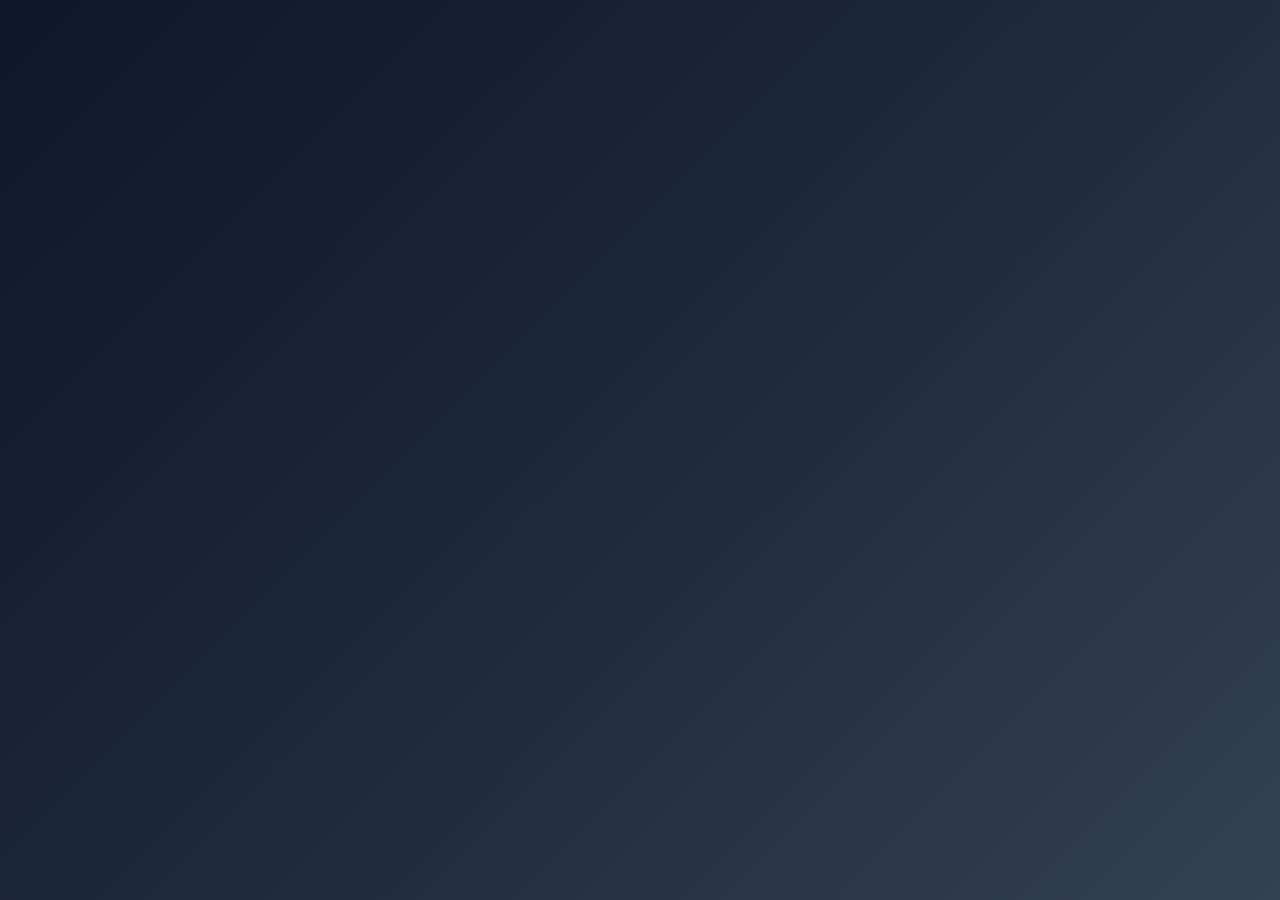
<file: strike/02-MARKUP-SAMPLE.html>
<!-- SAMPLE: <head> + one window per section. NOT the full file. -->
<!DOCTYPE html>
<html lang="en">

<head>
    <meta charset="UTF-8">
    <meta name="viewport" content="width=device-width, initial-scale=1.0">
    <title>Prof. Dr. Eng. CHERIF Adnane - Professional CV</title>
    <link rel="preconnect" href="https://fonts.googleapis.com">
    <link rel="preconnect" href="https://fonts.gstatic.com" crossorigin>
    <link href="https://fonts.googleapis.com/css2?family=Outfit:wght@300;400;500;600;700;800&family=Plus+Jakarta+Sans:wght@300;400;500;600;700;800&family=Playfair+Display:ital,wght@0,400;0,500;0,600;0,700;1,400&display=swap" rel="stylesheet">
    <link rel="stylesheet" href="https://cdnjs.cloudflare.com/ajax/libs/font-awesome/6.4.0/css/all.min.css">
    <style>
        :root {
            --primary-color: #1a1a1a;
            --secondary-color: #2d5a3d;
            --accent-color: #2563eb;
            --text-primary: #0f172a;
            --text-secondary: #334155;
            --text-light: #64748b;
            --bg-primary: #ffffff;
            --bg-secondary: #f8fafc;
            --bg-accent: #f1f5f9;
            --border-color: #e2e8f0;
            --shadow-sm: 0 1px 2px 0 rgb(0 0 0 / 0.05);
            --shadow-md: 0 4px 6px -1px rgb(0 0 0 / 0.1), 0 2px 4px -2px rgb(0 0 0 / 0.1);
            --shadow-lg: 0 10px 15px -3px rgb(0 0 0 / 0.1), 0 4px 6px -4px rgb(0 0 0 / 0.1);
            --shadow-xl: 0 20px 25px -5px rgb(0 0 0 / 0.1), 0 8px 10px -6px rgb(0 0 0 / 0.1);
            --gradient-primary: linear-gradient(135deg, #166534 0%, #15803d 100%);
            --gradient-secondary: linear-gradient(135deg, #eab308 0%, #f59e0b 100%);
            --gradient-accent: linear-gradient(135deg, #475569 0%, #64748b 100%);
        }

        * {
            margin: 0;
            padding: 0;
            box-sizing: border-box;
        }

        body {
            font-family: 'Plus Jakarta Sans', -apple-system, BlinkMacSystemFont, 'Segoe UI', Roboto, sans-serif;
            line-height: 1.7;
            color: var(--text-primary);
            background: linear-gradient(135deg, #0f172a 0%, #1e293b 50%, #334155 100%);
            margin: 0;
            padding: 0;
            min-height: 100vh;
            overflow-x: hidden;
            -webkit-font-smoothing: antialiased;
            -moz-osx-font-smoothing: grayscale;
            text-rendering: optimizeLegibility;
            letter-spacing: -0.015em;
        }

        .cv-wrapper {
            width: 100%;
            margin: 0;
            background: var(--bg-primary);
            border-radius: 0;
            box-shadow: none;
            overflow: hidden;
            position: relative;
        }



        .cv-container {
            display: grid;
            grid-template-columns: 420px 1fr;
            min-height: 100vh;
            position: relative;
        }

        /* Force single column layout for problematic range */
        @media (max-width: 652px) {
            .cv-container {
                display: block !important;
                grid-template-columns: none !important;
                width: 100% !important;
                margin: 0 !important;
                padding: 0 !important;
            }
        }

        .sidebar {
            background: linear-gradient(135deg, #1a1a1a 0%, #2d2d2d 50%, #404040 100%);
            color: white;
            padding: 50px 40px;
            position: relative;
            overflow: visible;
        }

        .profile-section::before {
            content: '';
            position: absolute;
            top: -50px;
            left: -40px;
            right: -40px;
            width: calc(100% + 80px);
            height: 120px;
            background: white;
            z-index: 1;
        }

        .sidebar::before {
            content: '';
            position: absolute;
            top: 0;
            left: 0;
            right: 0;
            bottom: 0;
            background: url('data:image/svg+xml,<svg xmlns="http://www.w3.org/2000/svg" viewBox="0 0 100 100"><defs><pattern id="grain" width="100" height="100" patternUnits="userSpaceOnUse"><circle cx="25" cy="25" r="1" fill="white" opacity="0.05"/><circle cx="75" cy="75" r="1" fill="white" opacity="0.05"/><circle cx="50" cy="10" r="0.5" fill="white" opacity="0.03"/><circle cx="20" cy="80" r="0.5" fill="white" opacity="0.03"/></pattern></defs><rect width="100" height="100" fill="url(%23grain)"/></svg>');
            pointer-events: none;
        }

        .sidebar-content {
            position: relative;
            z-index: 2;
        }

        .main-content {
            padding: 50px 60px;
            background: var(--bg-primary);
            position: relative;
        }

        .floating-shapes {
            position: absolute;
            top: 0;
            left: 0;
            right: 0;
            bottom: 0;
            pointer-events: none;
            overflow: hidden;
        }

        .shape {
            position: absolute;
            opacity: 0.03;
            animation: float 20s infinite linear;
        }

        .shape-1 {
            top: 10%;
            left: 10%;
            width: 100px;
            height: 100px;
            background: var(--primary-color);
            border-radius: 50%;
            animation-delay: 0s;
        }

        .shape-2 {
            top: 60%;
            right: 15%;
            width: 80px;
            height: 80px;
            background: var(--accent-color);
            transform: rotate(45deg);
            animation-delay: 5s;
        }

        .shape-3 {
            bottom: 20%;
            left: 20%;
            width: 60px;
            height: 60px;
            background: var(--secondary-color);
            border-radius: 30%;
            animation-delay: 10s;
        }

        @keyframes float {

            0%,
            100% {
                transform: translateY(0px) rotate(0deg);
            }

            25% {
                transform: translateY(-20px) rotate(90deg);
            }

            50% {
                transform: translateY(-10px) rotate(180deg);
            }

            75% {
                transform: translateY(-30px) rotate(270deg);
            }
        }

        .profile-section {
            text-align: center;
            margin-bottom: 40px;
            position: relative;
        }

        .profile-img {
            width: 200px;
            height: 240px;
            margin: 0px auto 25px;
            background: transparent;
            padding: 0;
            overflow: visible;
            position: relative;
            transition: all 0.6s cubic-bezier(0.4, 0, 0.2, 1);
            box-shadow: none;
            z-index: 10;
            filter: drop-shadow(0 10px 20px rgba(0, 0, 0, 0.3));
        }

        /* Floating profile picture for scroll effect */
        .profile-img.floating {
            position: fixed !important;
            top: 15px;
            left: 15px;
            width: 80px !important;
            height: 80px !important;
            margin: 0 !important;
            padding: 0 !important;
            z-index: 1001;
            background: transparent !important;
            border-radius: 50% !important;
            overflow: hidden !important;
            box-shadow:
                0 0 0 3px rgba(255, 255, 255, 0.9),
                0 0 0 6px rgba(255, 255, 255, 0.3),
                0 0 20px rgba(255, 255, 255, 0.4),
                0 15px 35px rgba(0, 0, 0, 0.3) !important;
            transform: scale(1);
            animation: float-in 0.8s cubic-bezier(0.4, 0, 0.2, 1), gentle-float 3s ease-in-out infinite 1s;
            filter: drop-shadow(0 8px 25px rgba(0, 0, 0, 0.2));
        }

        @keyframes float-in {
            0% {
                opacity: 0;
                transform: scale(0.3) translateY(-30px) rotate(-10deg);
            }

            50% {
                opacity: 0.7;
                transform: scale(1.05) translateY(5px) rotate(2deg);
            }

            100% {
                opacity: 1;
                transform: scale(1) translateY(0) rotate(0deg);
            }
        }

        @keyframes gentle-float {

            0%,
            100% {
                transform: translateY(0px) scale(1);
            }

            50% {
                transform: translateY(-3px) scale(1.02);
            }
        }

        .profile-img.floating::before {
            display: none;
        }

        @keyframes pulse-ring {
            0% {
                transform: scale(1);
                opacity: 0.8;
            }

            50% {
                transform: scale(1.05);
                opacity: 0.4;
            }

            100% {
                transform: scale(1);
                opacity: 0.8;
            }
        }

        .profile-img.floating:hover {
            transform: scale(1.15) !important;
            box-shadow:
                0 0 0 4px rgba(255, 255, 255, 1),
</file>
